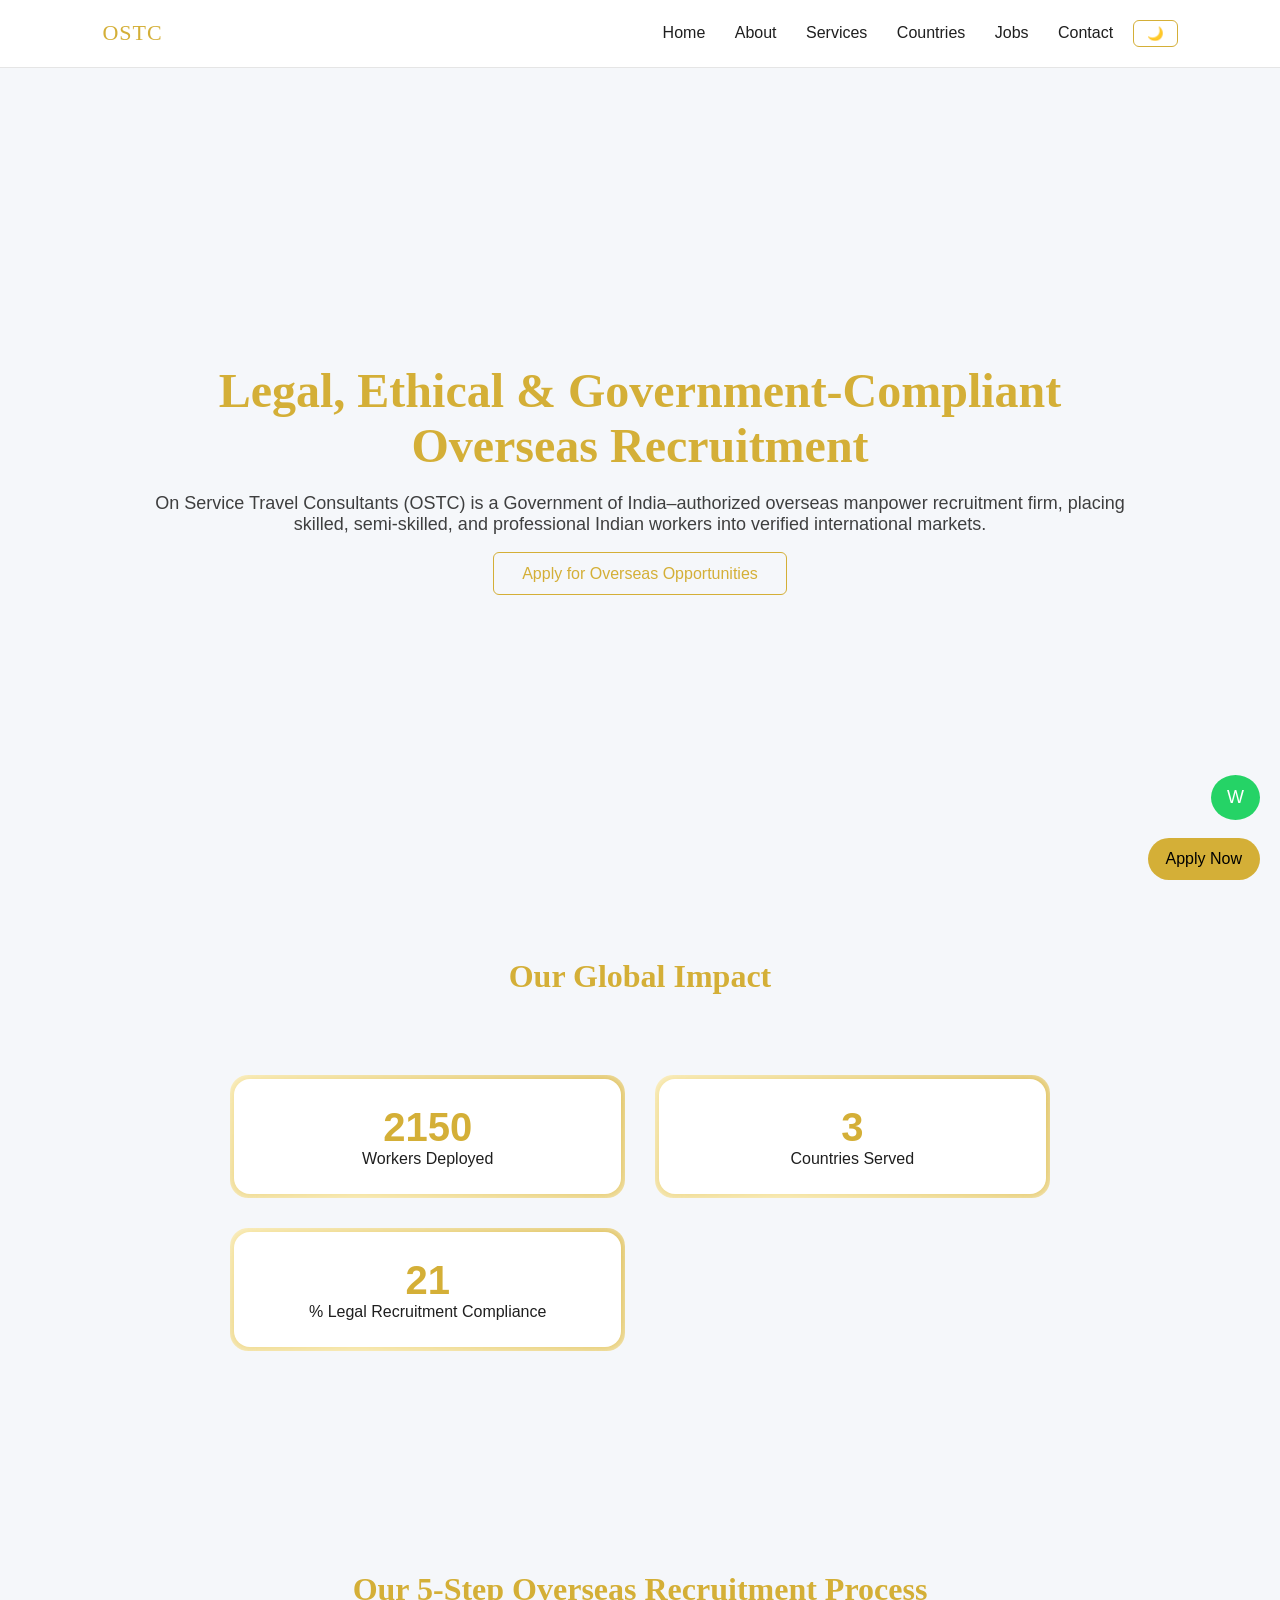
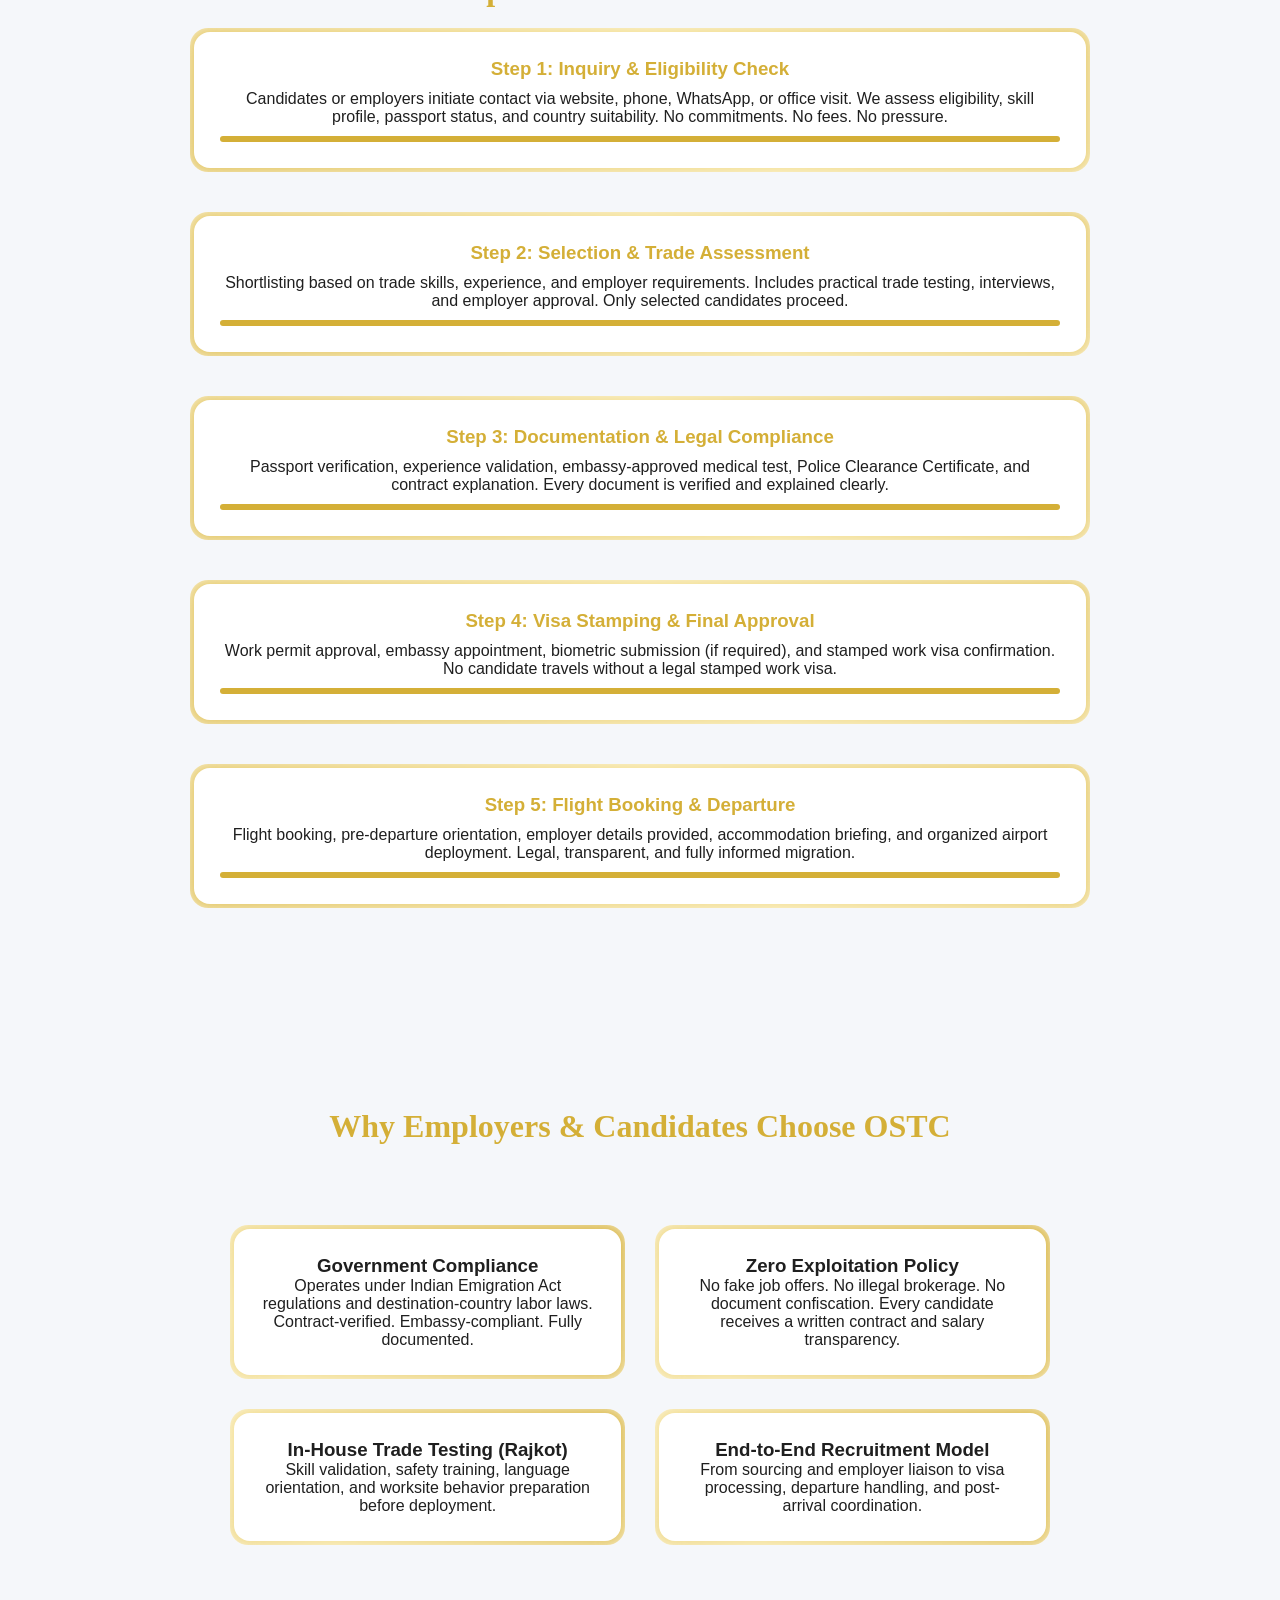
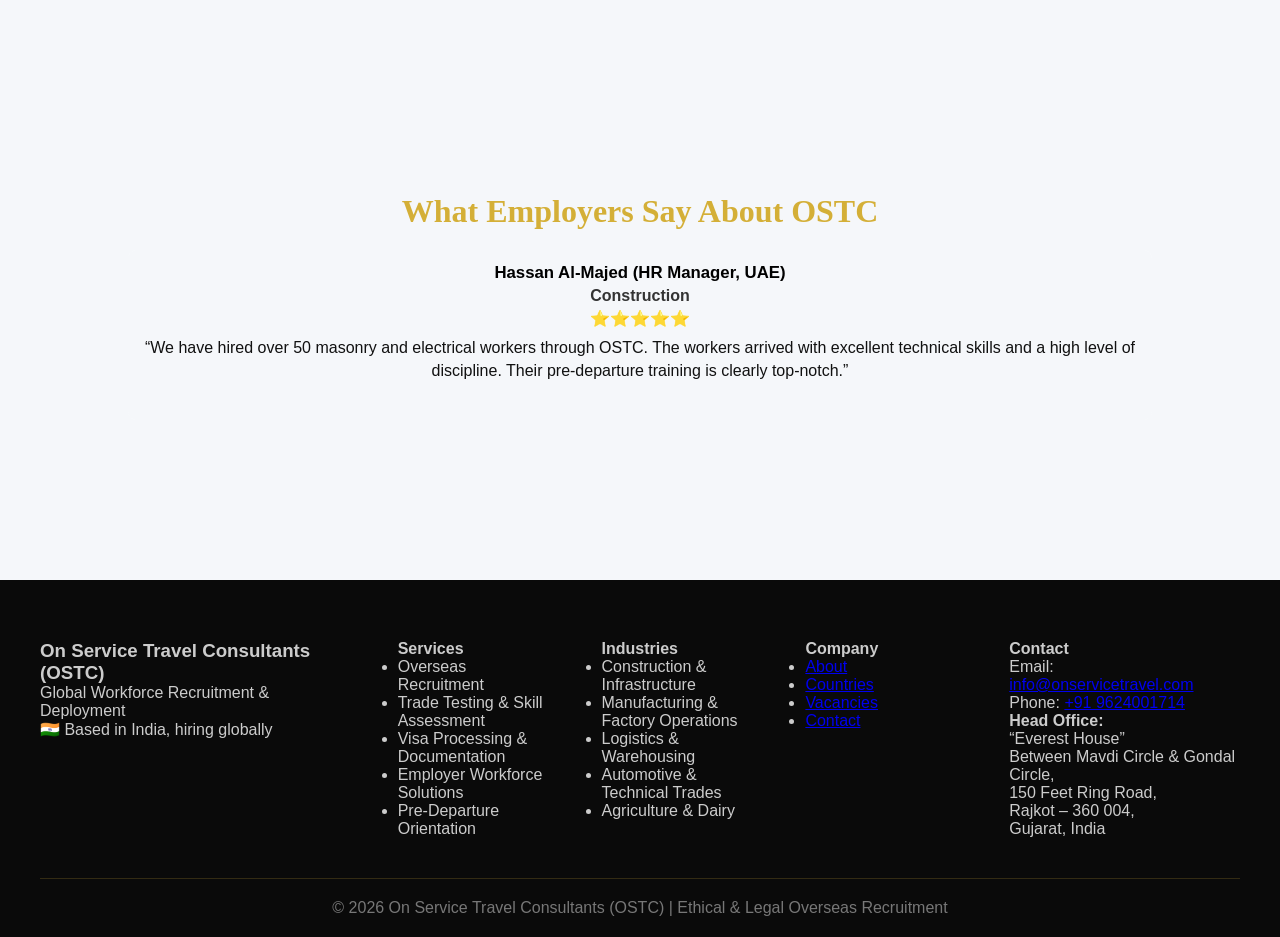
<file: index.html>
<!DOCTYPE html>
<html lang="en">
<head>
<meta charset="UTF-8">
<meta name="viewport" content="width=device-width, initial-scale=1.0">
<title>OSTC | Overseas Workforce Deployment</title>
<link rel="stylesheet" href="style.css">

<script>
  if (localStorage.getItem('theme') === 'dark') {
    document.documentElement.setAttribute('data-theme', 'dark');
  }
</script>
</head>
<body>

<header>
  <div class="logo">OSTC</div>
  <nav>
    <a href="index.html">Home</a>
    <a href="about.html">About</a>
    <a href="services.html">Services</a>
    <a href="countries.html">Countries</a>
    <a href="jobs.html">Jobs</a>
    <a href="contact.html">Contact</a>
    <button id="theme-toggle" class="btn" style="padding: 5px 12px; margin-left: 15px; cursor: pointer; min-width: 45px;">🌙</button>
  </nav>
</header>

<section class="hero">
  <div>
    <h1>Legal, Ethical & Government-Compliant Overseas Recruitment</h1>
    <p>
      On Service Travel Consultants (OSTC) is a Government of India–authorized overseas manpower recruitment firm,
      placing skilled, semi-skilled, and professional Indian workers into verified international markets.
    </p>
    <a href="contact.html" class="btn">Apply for Overseas Opportunities</a>
  </div>
</section>

<section class="section reveal">
  <h2>Our Global Impact</h2>
  <div class="grid">
    <div class="card">
      <div class="counter" data-target="10000">0</div>
      <p>Workers Deployed</p>
    </div>
    <div class="card">
      <div class="counter" data-target="15">0</div>
      <p>Countries Served</p>
    </div>
    <div class="card">
      <div class="counter" data-target="100">0</div>
      <p>% Legal Recruitment Compliance</p>
    </div>
  </div>
</section>

<section class="section reveal">
  <h2>Our 5-Step Overseas Recruitment Process</h2>

  <div class="timeline">

    <div class="step card">
      <h3>Step 1: Inquiry & Eligibility Check</h3>
      <p>
        Candidates or employers initiate contact via website, phone, WhatsApp, or office visit.
        We assess eligibility, skill profile, passport status, and country suitability.
        No commitments. No fees. No pressure.
      </p>
      <div class="progress-bar"><div class="progress-fill"></div></div>
    </div>

    <div class="step card">
      <h3>Step 2: Selection & Trade Assessment</h3>
      <p>
        Shortlisting based on trade skills, experience, and employer requirements.
        Includes practical trade testing, interviews, and employer approval.
        Only selected candidates proceed.
      </p>
      <div class="progress-bar"><div class="progress-fill"></div></div>
    </div>

    <div class="step card">
      <h3>Step 3: Documentation & Legal Compliance</h3>
      <p>
        Passport verification, experience validation, embassy-approved medical test,
        Police Clearance Certificate, and contract explanation.
        Every document is verified and explained clearly.
      </p>
      <div class="progress-bar"><div class="progress-fill"></div></div>
    </div>

    <div class="step card">
      <h3>Step 4: Visa Stamping & Final Approval</h3>
      <p>
        Work permit approval, embassy appointment, biometric submission (if required),
        and stamped work visa confirmation.
        No candidate travels without a legal stamped work visa.
      </p>
      <div class="progress-bar"><div class="progress-fill"></div></div>
    </div>

    <div class="step card">
      <h3>Step 5: Flight Booking & Departure</h3>
      <p>
        Flight booking, pre-departure orientation, employer details provided,
        accommodation briefing, and organized airport deployment.
        Legal, transparent, and fully informed migration.
      </p>
      <div class="progress-bar"><div class="progress-fill"></div></div>
    </div>

  </div>
</section>

<section class="section reveal">
  <h2>Why Employers & Candidates Choose OSTC</h2>

  <div class="grid">

    <div class="card">
      <h3>Government Compliance</h3>
      <p>
        Operates under Indian Emigration Act regulations and destination-country labor laws.
        Contract-verified. Embassy-compliant. Fully documented.
      </p>
    </div>

    <div class="card">
      <h3>Zero Exploitation Policy</h3>
      <p>
        No fake job offers. No illegal brokerage. No document confiscation.
        Every candidate receives a written contract and salary transparency.
      </p>
    </div>

    <div class="card">
      <h3>In-House Trade Testing (Rajkot)</h3>
      <p>
        Skill validation, safety training, language orientation,
        and worksite behavior preparation before deployment.
      </p>
    </div>

    <div class="card">
      <h3>End-to-End Recruitment Model</h3>
      <p>
        From sourcing and employer liaison to visa processing,
        departure handling, and post-arrival coordination.
      </p>
    </div>

  </div>
</section>

<!-- START: OSTC Employer Reviews (replace old reviews block with this) -->
<section class="section reveal ostc-reviews" aria-labelledby="ostc-reviews-title" style="margin-top:28px">
  <h2 id="ostc-reviews-title">What Employers Say About OSTC</h2>

  <div class="review-box" style="position:relative;min-height:170px;padding:18px;border-radius:8px;background:rgba(255,255,255,0.02);border:1px solid rgba(255,255,255,0.03)">
    <div class="review active" role="article" aria-live="polite">
      <h3>Hassan Al-Majed (HR Manager, UAE)</h3>
      <p class="industry">Construction</p>
      <p class="rating">⭐⭐⭐⭐⭐</p>
      <p class="text">“We have hired over 50 masonry and electrical workers through OSTC. The workers arrived with excellent technical skills and a high level of discipline. Their pre-departure training is clearly top-notch.”</p>
    </div>

    <div class="review" role="article" aria-hidden="true">
      <h3>Dimitris Papadopoulos (Logistics Director, Greece)</h3>
      <p class="industry">Logistics &amp; Warehousing</p>
      <p class="rating">⭐⭐⭐⭐⭐</p>
      <p class="text">“The recruitment process was seamless. OSTC provided us with forklift operators who were not only skilled but also well-versed in international safety standards. Highly recommended for reliable manpower.”</p>
    </div>

    <div class="review" role="article" aria-hidden="true">
      <h3>Sarah Jenkins (Operations Head, Qatar)</h3>
      <p class="industry">Hospitality</p>
      <p class="rating">⭐⭐⭐⭐⭐</p>
      <p class="text">“Thank you OSTC for providing our hotel with professional housekeeping and waitstaff. The candidates were well-groomed, spoke good English, and integrated into our team immediately.”</p>
    </div>

    <div class="review" role="article" aria-hidden="true">
      <h3>Eng. Robert Miller (Project Manager, Saudi Arabia)</h3>
      <p class="industry">Oil &amp; Gas</p>
      <p class="rating">⭐⭐⭐⭐⭐</p>
      <p class="text">“Finding certified welders is always a challenge, but OSTC delivered workers who passed our trade tests on the first try. Their skills are exceptional, and their work ethic is even better.”</p>
    </div>

    <div class="review" role="article" aria-hidden="true">
      <h3>Lin Wei (Facility Manager, Singapore)</h3>
      <p class="industry">Manufacturing</p>
      <p class="rating">⭐⭐⭐⭐⭐</p>
      <p class="text">“The best manpower supplier we've worked with. The workers are very productive and were fully briefed on our local laws and culture before arrival. It saved us weeks of onboarding time.”</p>
    </div>
  </div>
</section>
<!-- END: OSTC Employer Reviews -->

<footer class="main-footer">

  <div class="footer-container">

    <div class="footer-col">
      <h3>On Service Travel Consultants (OSTC)</h3>
      <p>Global Workforce Recruitment & Deployment</p>
      <p>🇮🇳 Based in India, hiring globally</p>
    </div>

    <div class="footer-col">
      <h4>Services</h4>
      <ul>
        <li>Overseas Recruitment</li>
        <li>Trade Testing & Skill Assessment</li>
        <li>Visa Processing & Documentation</li>
        <li>Employer Workforce Solutions</li>
        <li>Pre-Departure Orientation</li>
      </ul>
    </div>

    <div class="footer-col">
      <h4>Industries</h4>
      <ul>
        <li>Construction & Infrastructure</li>
        <li>Manufacturing & Factory Operations</li>
        <li>Logistics & Warehousing</li>
        <li>Automotive & Technical Trades</li>
        <li>Agriculture & Dairy</li>
      </ul>
    </div>

    <div class="footer-col">
      <h4>Company</h4>
      <ul>
        <li><a href="about.html">About</a></li>
        <li><a href="countries.html">Countries</a></li>
        <li><a href="jobs.html">Vacancies</a></li>
        <li><a href="contact.html">Contact</a></li>
      </ul>
    </div>

    <div class="footer-col">
      <h4>Contact</h4>
      <p>Email: <a href="mailto:info@onservicetravel.com">info@onservicetravel.com</a></p>
      <p>Phone: <a href="tel:+919624001714">+91 9624001714</a></p>
      <p><strong>Head Office:</strong></p>
      <p>
        “Everest House”<br>
        Between Mavdi Circle & Gondal Circle,<br>
        150 Feet Ring Road,<br>
        Rajkot – 360 004,<br>
        Gujarat, India
      </p>
    </div>

  </div>

  <div class="footer-bottom">
    © 2026 On Service Travel Consultants (OSTC) | Ethical & Legal Overseas Recruitment
  </div>

</footer>

<a href="contact.html" class="sticky-cta">Apply Now</a>
<a href="https://wa.me/919624001714" class="whatsapp">W</a>

<script src="script.js"></script>
</body>
</html>
</file>
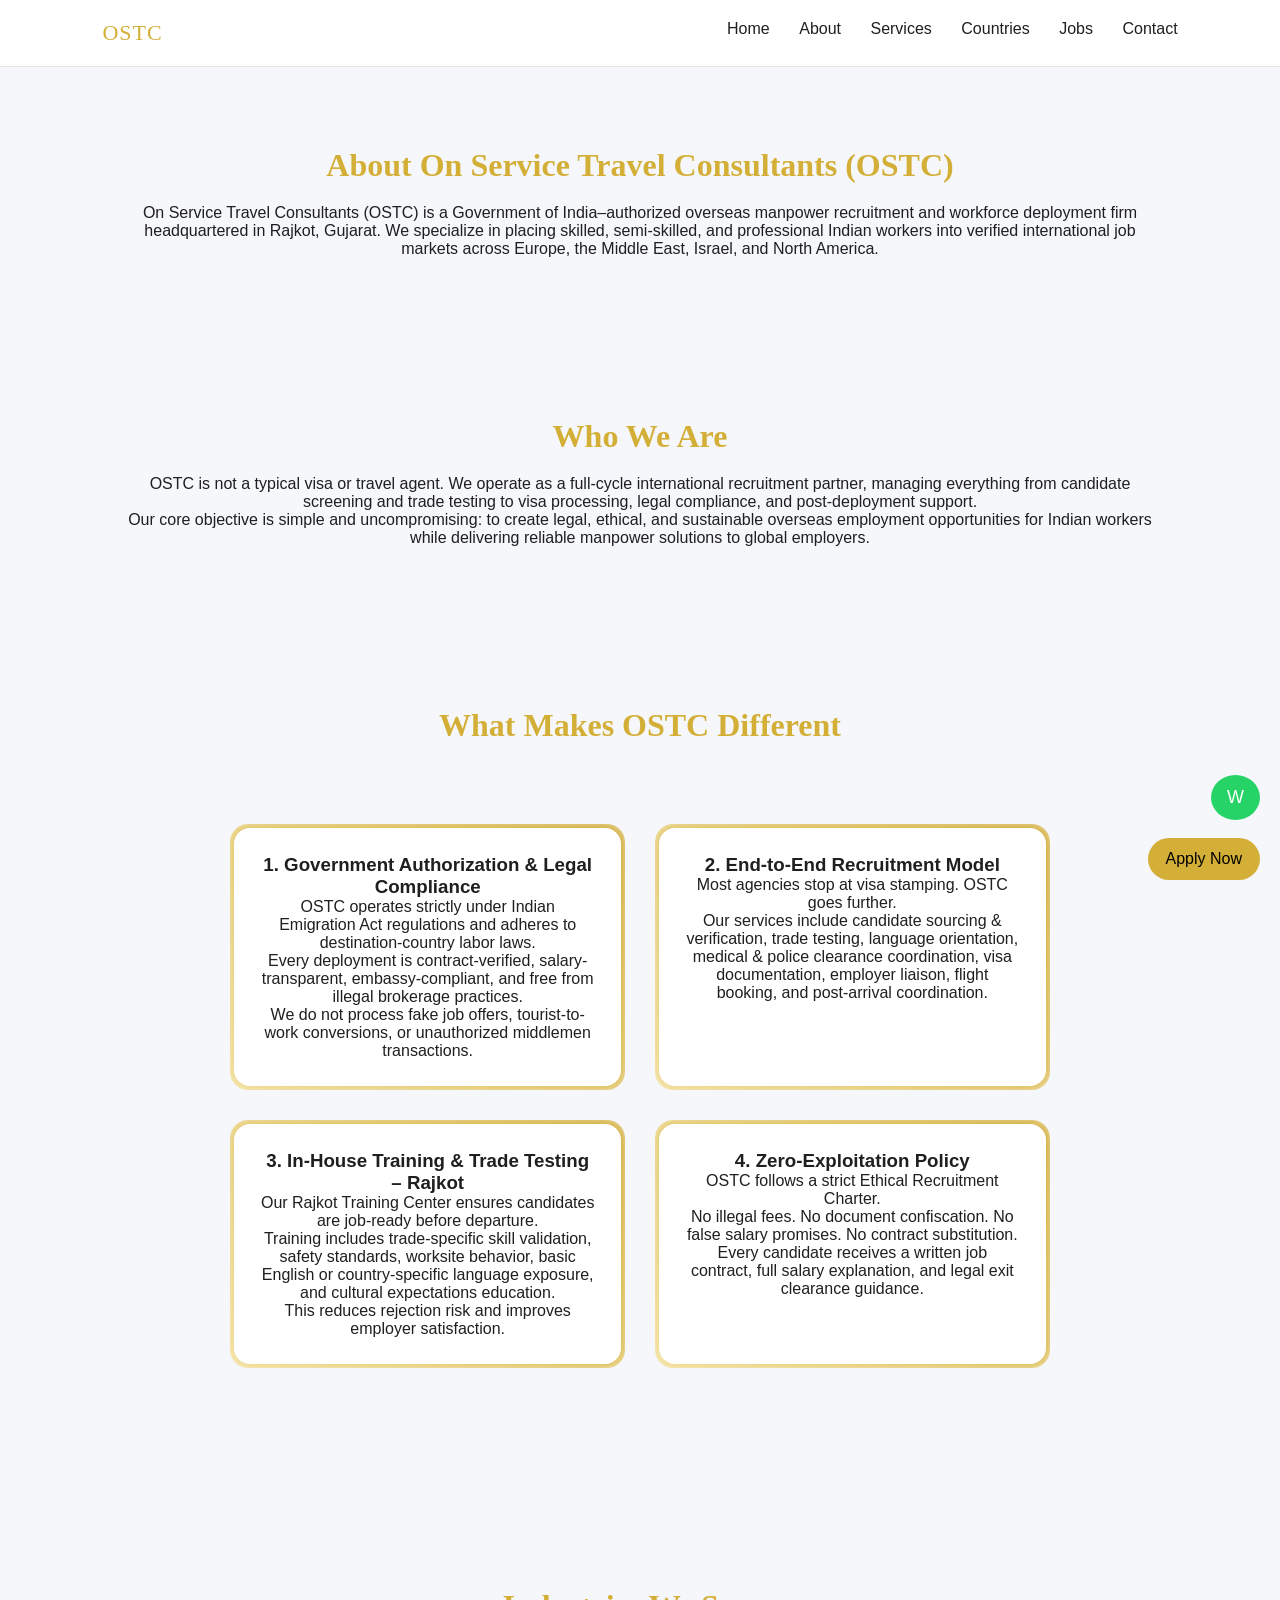
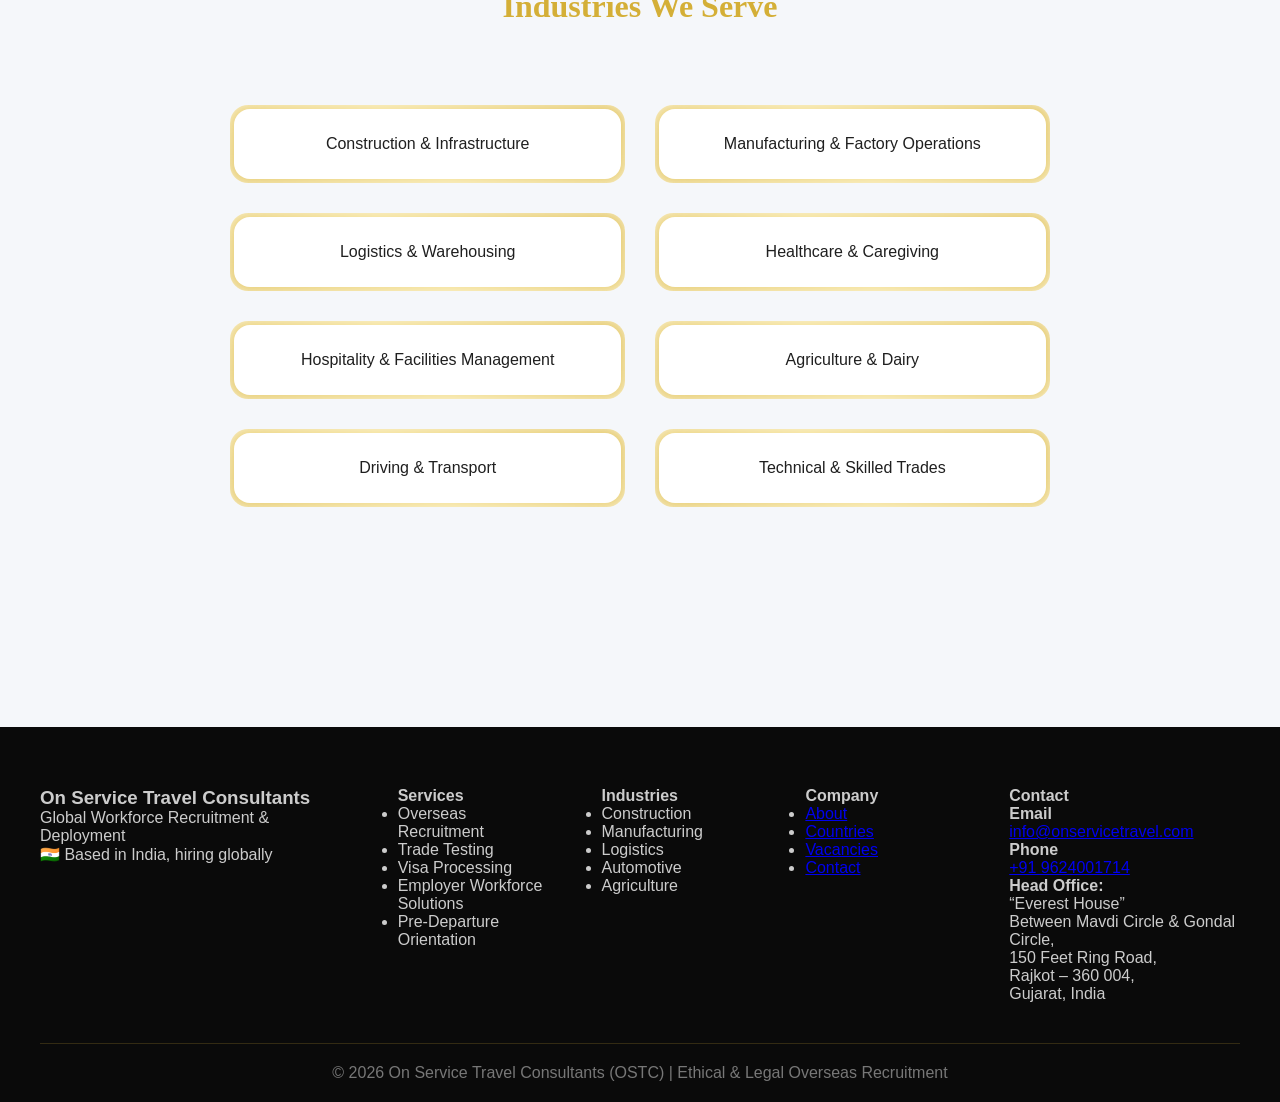
<file: about.html>
<!DOCTYPE html>
<html lang="en">
<head>
<meta charset="UTF-8">
<meta name="viewport" content="width=device-width, initial-scale=1.0">
<title>About OSTC | Overseas Recruitment Authority</title>
<link rel="stylesheet" href="style.css">
</head>
<body>

<header>
  <div class="logo">OSTC</div>
  <nav>
    <a href="index.html">Home</a>
    <a href="about.html">About</a>
    <a href="services.html">Services</a>
    <a href="countries.html">Countries</a>
    <a href="jobs.html">Jobs</a>
    <a href="contact.html">Contact</a>
  </nav>
</header>

<!-- HERO -->
<section class="section reveal">
  <h2>About On Service Travel Consultants (OSTC)</h2>
  <p>
    On Service Travel Consultants (OSTC) is a Government of India–authorized overseas manpower
    recruitment and workforce deployment firm headquartered in Rajkot, Gujarat.
    We specialize in placing skilled, semi-skilled, and professional Indian workers
    into verified international job markets across Europe, the Middle East, Israel,
    and North America.
  </p>
</section>

<!-- WHO WE ARE -->
<section class="section reveal">
  <h2>Who We Are</h2>
  <p>
    OSTC is not a typical visa or travel agent.
    We operate as a full-cycle international recruitment partner,
    managing everything from candidate screening and trade testing
    to visa processing, legal compliance, and post-deployment support.
  </p>
  <p>
    Our core objective is simple and uncompromising:
    to create legal, ethical, and sustainable overseas employment opportunities
    for Indian workers while delivering reliable manpower solutions
    to global employers.
  </p>
</section>

<!-- WHAT MAKES OSTC DIFFERENT -->
<section class="section reveal">
  <h2>What Makes OSTC Different</h2>

  <div class="grid">

    <div class="card">
      <h3>1. Government Authorization & Legal Compliance</h3>
      <p>
        OSTC operates strictly under Indian Emigration Act regulations and
        adheres to destination-country labor laws.
      </p>
      <p>
        Every deployment is contract-verified, salary-transparent,
        embassy-compliant, and free from illegal brokerage practices.
      </p>
      <p>
        We do not process fake job offers, tourist-to-work conversions,
        or unauthorized middlemen transactions.
      </p>
    </div>

    <div class="card">
      <h3>2. End-to-End Recruitment Model</h3>
      <p>
        Most agencies stop at visa stamping. OSTC goes further.
      </p>
      <p>
        Our services include candidate sourcing & verification,
        trade testing, language orientation, medical & police clearance coordination,
        visa documentation, employer liaison, flight booking,
        and post-arrival coordination.
      </p>
    </div>

    <div class="card">
      <h3>3. In-House Training & Trade Testing – Rajkot</h3>
      <p>
        Our Rajkot Training Center ensures candidates are job-ready before departure.
      </p>
      <p>
        Training includes trade-specific skill validation,
        safety standards, worksite behavior,
        basic English or country-specific language exposure,
        and cultural expectations education.
      </p>
      <p>
        This reduces rejection risk and improves employer satisfaction.
      </p>
    </div>

    <div class="card">
      <h3>4. Zero-Exploitation Policy</h3>
      <p>
        OSTC follows a strict Ethical Recruitment Charter.
      </p>
      <p>
        No illegal fees. No document confiscation.
        No false salary promises. No contract substitution.
      </p>
      <p>
        Every candidate receives a written job contract,
        full salary explanation, and legal exit clearance guidance.
      </p>
    </div>

  </div>
</section>

<!-- INDUSTRIES -->
<section class="section reveal">
  <h2>Industries We Serve</h2>

  <div class="grid">

    <div class="card"><p>Construction & Infrastructure</p></div>
    <div class="card"><p>Manufacturing & Factory Operations</p></div>
    <div class="card"><p>Logistics & Warehousing</p></div>
    <div class="card"><p>Healthcare & Caregiving</p></div>
    <div class="card"><p>Hospitality & Facilities Management</p></div>
    <div class="card"><p>Agriculture & Dairy</p></div>
    <div class="card"><p>Driving & Transport</p></div>
    <div class="card"><p>Technical & Skilled Trades</p></div>

  </div>
</section>

<footer class="main-footer">

  <div class="footer-container">

    <!-- LEFT BRAND COLUMN -->
    <div class="footer-brand">
      <h3>On Service Travel Consultants</h3>
      <p>Global Workforce Recruitment & Deployment</p>
      <p>🇮🇳 Based in India, hiring globally</p>
    </div>

    <!-- SERVICES -->
    <div class="footer-col">
      <h4>Services</h4>
      <ul>
        <li>Overseas Recruitment</li>
        <li>Trade Testing</li>
        <li>Visa Processing</li>
        <li>Employer Workforce Solutions</li>
        <li>Pre-Departure Orientation</li>
      </ul>
    </div>

    <!-- INDUSTRIES -->
    <div class="footer-col">
      <h4>Industries</h4>
      <ul>
        <li>Construction</li>
        <li>Manufacturing</li>
        <li>Logistics</li>
        <li>Automotive</li>
        <li>Agriculture</li>
      </ul>
    </div>

    <!-- COMPANY -->
    <div class="footer-col">
      <h4>Company</h4>
      <ul>
        <li><a href="about.html">About</a></li>
        <li><a href="countries.html">Countries</a></li>
        <li><a href="jobs.html">Vacancies</a></li>
        <li><a href="contact.html">Contact</a></li>
      </ul>
    </div>

    <!-- CONTACT -->
    <div class="footer-col footer-contact">
      <h4>Contact</h4>

      <div class="contact-row">
        <div>
          <strong>Email</strong>
          <p><a href="mailto:info@onservicetravel.com">info@onservicetravel.com</a></p>
        </div>

        <div>
          <strong>Phone</strong>
          <p><a href="tel:+919624001714">+91 9624001714</a></p>
        </div>
      </div>

      <div class="footer-address">
        <strong>Head Office:</strong>
        <p>
          “Everest House”<br>
          Between Mavdi Circle & Gondal Circle,<br>
          150 Feet Ring Road,<br>
          Rajkot – 360 004,<br>
          Gujarat, India
        </p>
      </div>

    </div>

  </div>

  <div class="footer-bottom">
    © 2026 On Service Travel Consultants (OSTC) | Ethical & Legal Overseas Recruitment
  </div>

</footer>


<a href="contact.html" class="sticky-cta">Apply Now</a>
<a href="https://wa.me/0000000000" class="whatsapp">W</a>

<script src="script.js"></script>
</body>
</html>
</file>
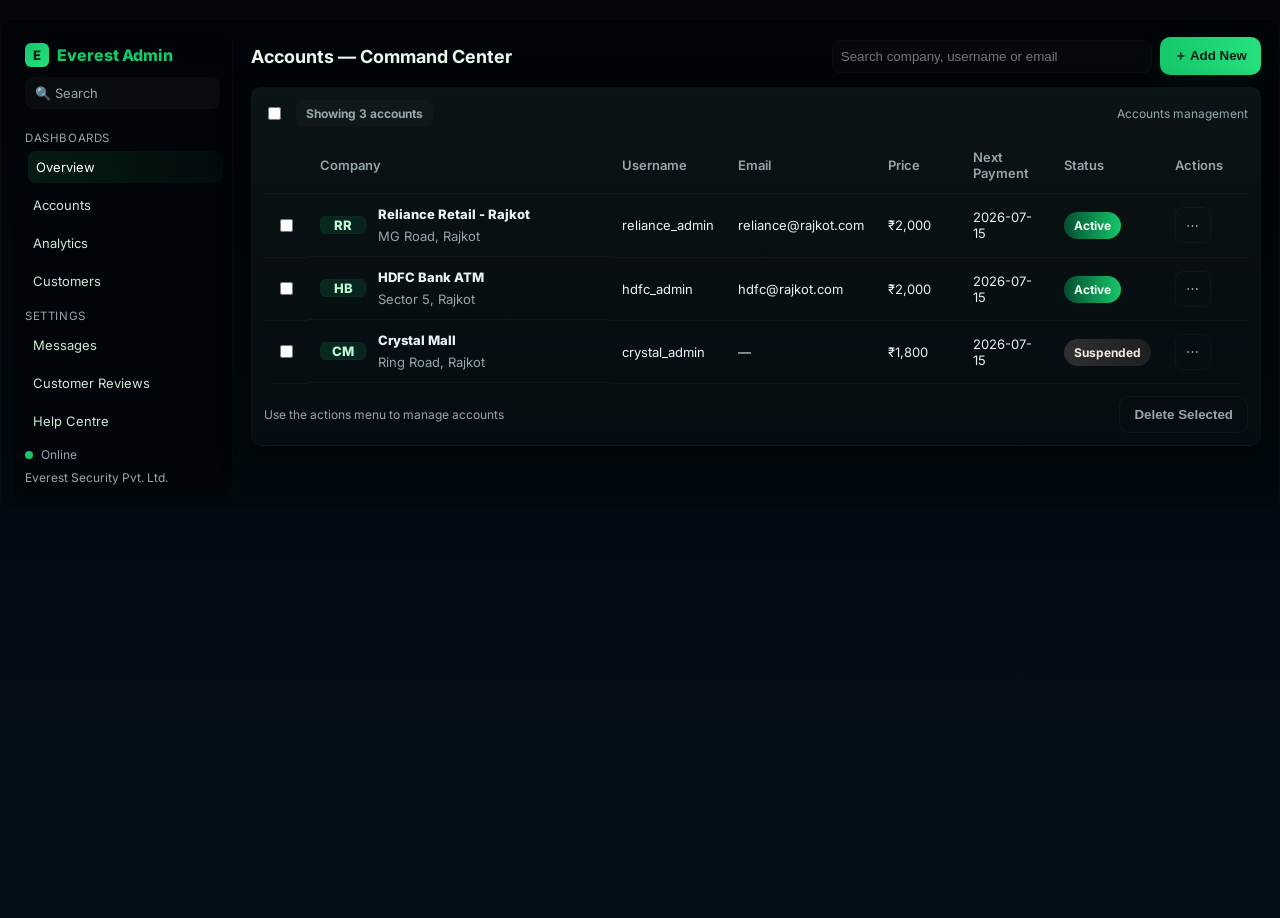
<file: accounts.html>
<!doctype html>
<html lang="en">
<head>
<meta charset="utf-8" />
<meta name="viewport" content="width=device-width,initial-scale=1" />
<title>Everest Admin — Accounts</title>
<link href="https://fonts.googleapis.com/css2?family=Inter:wght@300;400;600;700&display=swap" rel="stylesheet">
<style>
:root{
  /* primary theme (dark / cyber) */
  --bg:#02060a;
  --muted:#96a6ac;
  --accent:#16c76b;
  --accent-2:#26e07f;
  --card:#0b1416;
  --font: "Inter", system-ui, -apple-system, "Segoe UI", Roboto, "Helvetica Neue", Arial;
}

/* base */
*{box-sizing:border-box}
html,body{height:100%;margin:0;background:linear-gradient(180deg,var(--bg),#031018);font-family:var(--font);-webkit-font-smoothing:antialiased;color:#e6f7ef}
.container{max-width:1280px;margin:18px auto;padding:12px;border-radius:12px;background:linear-gradient(180deg, rgba(0,0,0,0.18), rgba(0,0,0,0.12));border:1px solid rgba(255,255,255,0.02)}

/* layout */
.app{display:flex;gap:12px}

/* sidebar */
.sidebar{
  width:220px;
  background:linear-gradient(180deg, rgba(1,4,9,0.9), rgba(2,6,10,0.9));
  padding:12px;
  border-radius:8px;
  display:flex;
  flex-direction:column;
  gap:10px;
  border-right:1px solid rgba(255,255,255,0.02);
}
.brand{ color:var(--accent); font-weight:800; font-size:16px; display:flex; gap:8px; align-items:center;}
.brand .logo-dot{ width:24px;height:24px;border-radius:6px;background:linear-gradient(135deg,var(--accent),var(--accent-2)); display:inline-flex; align-items:center; justify-content:center; color:#042114; font-weight:800; font-size:13px; }

.searchbox{ background:rgba(255,255,255,0.03); border-radius:8px; padding:8px 10px; color:var(--muted); font-size:13px; }

/* menu */
.menu { margin-top:6px; display:flex; flex-direction:column; gap:6px; }
.menu .section{ color:var(--muted); font-size:11.5px; margin-top:6px; letter-spacing:0.6px;}
.menu a{ display:flex; align-items:center; gap:8px; color:#cfe8d6; text-decoration:none; padding:8px; border-radius:8px; font-size:13px; }
.menu a.active{ background: linear-gradient(90deg, rgba(34,197,94,0.12), rgba(34,197,94,0.04)); color:#fff; transform:translateX(3px); }

/* main */
.main{flex:1;display:flex;flex-direction:column;gap:12px;padding:6px}
.header{display:flex;justify-content:space-between;align-items:center;gap:12px}
.header h1{margin:0;font-size:18px;color:#eafcf0}
.controls{display:flex;gap:8px;align-items:center}

/* controls */
.btn{padding:10px 14px;border-radius:10px;border:none;font-weight:700;cursor:pointer;display:inline-flex;align-items:center;gap:8px}
.btn-add{background:linear-gradient(90deg,var(--accent),var(--accent-2));color:#042114;box-shadow:0 10px 30px rgba(22,199,107,0.08)}
.btn-ghost{background:transparent;border:1px solid rgba(255,255,255,0.04);color:var(--muted)}

/* card & table */
.card{background:linear-gradient(180deg,var(--card), rgba(255,255,255,0.02));padding:12px;border-radius:10px;border:1px solid rgba(255,255,255,0.02);box-shadow:0 10px 30px rgba(0,0,0,0.6)}
.topbar{display:flex;justify-content:space-between;align-items:center;margin-bottom:10px}
.search{background:rgba(255,255,255,0.02);padding:8px;border-radius:8px;border:1px solid rgba(255,255,255,0.02);width:320px;color:var(--muted)}
.table-wrap{overflow:auto;max-height:560px;border-radius:8px}
.table{width:100%;border-collapse:collapse;font-size:13px;color:#e7f3f7}
.table thead th{position:sticky;top:0;background:transparent;padding:12px;text-align:left;color:var(--muted);font-weight:600;border-bottom:1px solid rgba(255,255,255,0.03)}
.table tbody td{padding:12px;border-bottom:1px solid rgba(255,255,255,0.03)}
.row-actions{display:flex;gap:8px;align-items:center}

/* logo thumbnail */
.logo-thumb{width:46px;height:46;border-radius:6px;display:inline-flex;align-items:center;justify-content:center;background:linear-gradient(135deg,#072a20,#08221d);border:1px solid rgba(255,255,255,0.02);font-weight:800;color:#bff6d4}
.pill{padding:6px 10px;border-radius:999px;font-weight:700;font-size:12px}
.pill-active{background:linear-gradient(90deg,#064e31,var(--accent));color:#eaffef}
.pill-suspended{background:linear-gradient(90deg,#2f2f2f,#1f1f1f);color:#f3e6e6}

/* dropdown */
.dd{position:relative}
.dotbtn{width:36px;height:36px;border-radius:8px;background:transparent;border:1px solid rgba(255,255,255,0.03);display:flex;align-items:center;justify-content:center;cursor:pointer;color:var(--muted)}
.dropdown{position:absolute;right:0;top:46px;background:#0f1b1d;border-radius:8px;padding:8px;border:1px solid rgba(255,255,255,0.03);min-width:200px;z-index:80;box-shadow:0 20px 60px rgba(0,0,0,0.6)}
.dropdown button{display:block;width:100%;padding:8px;border-radius:8px;background:transparent;border:none;color:var(--muted);text-align:left;cursor:pointer}
.dropdown button:hover{color:#eaffef;background:rgba(255,255,255,0.02)}

/* ================================
   FROSTED GLASS + INFINITE GREEN GLOW
   (FULL replacement modal styles)
   ================================ */

.modal-backdrop{
  position:fixed;
  left:0;
  top:0;
  width:100%;
  height:100%;
  background:rgba(0,0,0,0.55);
  display:none;
  align-items:center;
  justify-content:center;
  z-index:400;
  backdrop-filter: blur(6px);
}
.modal-backdrop.open{ display:flex; }

/* modal card itself (positioned relative so ::before / ::after work) */
.modal-card{
  position:relative;
  width:94%;
  max-width:780px;
  padding:28px;
  border-radius:18px;
  overflow:hidden;
  z-index:1;
  background:rgba(12,16,18,0.55);             /* frosted dark base */
  backdrop-filter: blur(14px);
  -webkit-backdrop-filter: blur(14px);
  border:1px solid rgba(255,255,255,0.05);
  box-shadow: 0 30px 80px rgba(0,0,0,0.7), 0 0 40px rgba(22,199,107,0.10);
}

/* animated neon-like border (outer glow) */
.modal-card::before{
  content:"";
  position:absolute;
  inset:-4px;               /* expand outside the card so glow shows */
  border-radius:22px;
  background:linear-gradient(
    45deg,
    #16c76b,
    #3cf2a1,
    #16c76b,
    #0fd17c,
    #16c76b
  );
  background-size:400% 400%;
  animation: greenGlow 6s linear infinite;
  z-index:-2;
  filter: blur(10px);
}

/* inner overlay to deepen frosted effect */
.modal-card::after{
  content:"";
  position:absolute;
  inset:4px;
  border-radius:16px;
  background:rgba(12,16,18,0.75);
  backdrop-filter: blur(18px);
  z-index:-1;
}

@keyframes greenGlow{
  0%{ background-position: 0% 50%; }
  100%{ background-position: 400% 50%; }
}

/* modal content */
.modal-card h2{
  margin:0;
  color:var(--accent);
  font-weight:800;
  text-align:center;
  font-size:20px;
}

.form-grid{display:grid;grid-template-columns:1fr 1fr;gap:12px;margin-top:18px}
.form-row{display:flex;flex-direction:column;gap:8px}
.input{padding:12px;border-radius:10px;border:1px solid rgba(255,255,255,0.06);background:rgba(255,255,255,0.03);color:#eafaf0;font-size:14px}
.input::placeholder{color:#8fa4a0}
.select{padding:12px;border-radius:10px;border:1px solid rgba(255,255,255,0.06);background:rgba(255,255,255,0.03);color:#eafaf0}
.price-row{display:flex;gap:8px;align-items:center}
.price-input{flex:1;padding:12px;border-radius:10px;border:1px solid rgba(255,255,255,0.06);background:rgba(255,255,255,0.03);color:#eafaf0}

/* buttons */
.modal-actions{display:flex;gap:12px;justify-content:center;margin-top:18px}
.btn-submit{background:linear-gradient(90deg,#16c76b,#32f29c);color:#042114;padding:14px 22px;border-radius:12px;font-weight:800;border:none;cursor:pointer;box-shadow:0 10px 40px rgba(22,199,107,0.25)}
.btn-submit:hover{transform:translateY(-1px);box-shadow:0 14px 50px rgba(22,199,107,0.35)}
.btn-cancel{background:transparent;border:1px solid rgba(255,255,255,0.1);padding:12px 18px;border-radius:12px;cursor:pointer;color:#fff}

/* read-only view rows */
.read-row{padding:12px;border-radius:10px;background:rgba(255,255,255,0.04);margin-top:10px;color:#e7f3f7}

/* small muted */
.small-muted{ color:var(--muted); font-size:12px; }

/* responsive */
@media (max-width:980px){
  .app{flex-direction:column}
  .form-grid{grid-template-columns:1fr}
}
</style>
</head>
<body>
  <div class="container">
    <div class="app">
      <!-- SIDEBAR -->
      <aside class="sidebar" aria-label="Main sidebar">
        <div class="brand"><div class="logo-dot">E</div> Everest Admin</div>
        <div class="searchbox">🔍 Search</div>

        <nav class="menu">
          <div class="section">DASHBOARDS</div>
          <a class="active" href="admin.html">Overview</a>
          <a href="accounts.html">Accounts</a>
          <a href="#">Analytics</a>
          <a href="#">Customers</a>
          <div class="section">SETTINGS</div>
          <a href="#">Messages</a>
          <a href="#">Customer Reviews</a>
          <a href="#">Help Centre</a>
        </nav>

        <div style="margin-top:auto; color:var(--muted); font-size:12px;">
          <div style="display:flex; gap:8px; align-items:center;">
            <div style="width:8px;height:8px;border-radius:50%;background:var(--accent)"></div>
            <div>Online</div>
          </div>
          <div style="margin-top:8px; font-size:12px">Everest Security Pvt. Ltd.</div>
        </div>
      </aside>

      <!-- MAIN -->
      <main class="main" role="main">
        <div class="header">
          <h1>Accounts — Command Center</h1>

          <div class="controls">
            <input id="search" class="search" placeholder="Search company, username or email">
            <button id="addNewBtn" class="btn btn-add">＋ Add New</button>
          </div>
        </div>

        <div class="card">
          <div class="topbar">
            <div style="display:flex;gap:12px;align-items:center">
              <label><input id="selectAll" type="checkbox"></label>
              <div class="pill" style="background:rgba(255,255,255,0.02);color:var(--muted);font-weight:700;padding:6px 10px;border-radius:8px">Showing <span id="countDisplay">0</span> accounts</div>
            </div>
            <div class="small-muted">Accounts management</div>
          </div>

          <div class="table-wrap" aria-live="polite">
            <table class="table" role="table">
              <thead>
                <tr>
                  <th></th>
                  <th>Company</th>
                  <th>Username</th>
                  <th>Email</th>
                  <th style="width:120px">Price</th>
                  <th style="width:110px">Next Payment</th>
                  <th style="width:110px">Status</th>
                  <th style="width:110px">Actions</th>
                </tr>
              </thead>
              <tbody id="accountsBody"></tbody>
            </table>
          </div>

          <div style="display:flex;justify-content:space-between;align-items:center;margin-top:12px">
            <div class="small-muted">Use the actions menu to manage accounts</div>
            <div>
              <button id="bulkDeleteBtn" class="btn btn-ghost">Delete Selected</button>
            </div>
          </div>
        </div>

      </main>

    </div>
  </div>

  <!-- MODAL: frosted glass + green glow -->
  <div id="modal" class="modal-backdrop" aria-hidden="true">
    <div class="modal-card" role="dialog" aria-modal="true" aria-labelledby="modalTitle">
      <div style="display:flex;justify-content:space-between;align-items:center">
        <h2 id="modalTitle">Add New Client</h2>
        <div><button id="modalClose" class="btn btn-ghost">✕</button></div>
      </div>

      <!-- form (Add / Edit) -->
      <form id="clientForm" style="margin-top:12px">
        <div class="form-grid">
          <div>
            <div class="form-row">
              <label class="small-muted">Company name</label>
              <input id="f_company" class="input" placeholder="Full company name" required>
            </div>

            <div class="form-row">
              <label class="small-muted">Username</label>
              <input id="f_username" class="input" placeholder="username_for_company" required>
            </div>

            <div class="form-row">
              <label class="small-muted">Email (optional)</label>
              <input id="f_email" class="input" placeholder="email@company.com">
            </div>

            <div class="form-row">
              <label class="small-muted">Password (optional)</label>
              <input id="f_password" class="input" type="password" placeholder="temporary password (optional)">
            </div>

            <div class="form-row">
              <label class="small-muted">Phone (optional)</label>
              <input id="f_phone" class="input" placeholder="+91 8000 123456">
            </div>

            <div class="form-row">
              <label class="small-muted">Address</label>
              <input id="f_address" class="input" placeholder="Full address">
            </div>
          </div>

          <div>
            <!-- price replaces plan -->
            <div class="form-row">
              <label class="small-muted">Price (monthly) — ₹</label>
              <div class="price-row">
                <input id="f_price" class="price-input" placeholder="e.g. 2000" inputmode="numeric" pattern="[0-9]*">
              </div>
            </div>

            <div class="form-row">
              <label class="small-muted">Auto renew</label>
              <select id="f_autorenew" class="select"><option>ON</option><option>OFF</option></select>
            </div>

            <div class="form-row">
              <label class="small-muted">Status</label>
              <select id="f_status" class="select"><option value="active">Active</option><option value="suspended">Suspended</option></select>
            </div>

            <div class="form-row">
              <label class="small-muted">Upload logo (optional)</label>
              <input id="f_logo" type="file" accept="image/*" class="input">
            </div>

            <div class="form-row" style="margin-top:8px;">
              <label class="small-muted">Notes (optional)</label>
              <input id="f_notes" class="input" placeholder="Short note or identifier">
            </div>
          </div>
        </div>

        <div class="modal-actions">
          <button type="button" id="saveClientBtn" class="btn-submit">Submit</button>
          <button type="button" id="cancelClientBtn" class="btn-cancel">Cancel</button>
        </div>
      </form>

      <!-- view-only -->
      <div id="viewArea" style="display:none;margin-top:14px">
        <div class="read-row"><strong id="v_company">Company</strong></div>
        <div class="read-row" id="v_user">Username</div>
        <div class="read-row" id="v_email">Email</div>
        <div class="read-row">Price: <strong id="v_price">₹0</strong></div>
        <div class="read-row">Auto renew: <span id="v_autorenew"></span></div>
        <div class="read-row">Status: <span id="v_status"></span></div>
        <div class="read-row">Phone: <span id="v_phone"></span></div>
        <div class="read-row" id="v_address">Address</div>
        <div class="read-row" id="v_notes">Notes</div>
      </div>
    </div>
  </div>

<script>
/* Demo accounts (price used instead of plan) */
let accounts = [
  {id:1,company:"Reliance Retail - Rajkot",username:"reliance_admin",email:"reliance@rajkot.com",price:2000,next:"2026-07-15",status:"active",autorenew:"ON",address:"MG Road, Rajkot",phone:"+91 8000123456",logo:null,notes:"Main retail"},
  {id:2,company:"HDFC Bank ATM",username:"hdfc_admin",email:"hdfc@rajkot.com",price:2000,next:"2026-07-15",status:"active",autorenew:"ON",address:"Sector 5, Rajkot",phone:"",logo:null,notes:"ATM site"},
  {id:3,company:"Crystal Mall",username:"crystal_admin",email:"",price:1800,next:"2026-07-15",status:"suspended",autorenew:"OFF",address:"Ring Road, Rajkot",phone:"+91 8987654321",logo:null,notes:"Large mall"},
];
let nextId = 4;

const accountsBody = document.getElementById('accountsBody');
const countDisplay = document.getElementById('countDisplay');

/* Render table (Price shown) */
function renderTable(filter='') {
  accountsBody.innerHTML = '';
  const q = (filter||'').trim().toLowerCase();
  const filtered = accounts.filter(a => !q || a.company.toLowerCase().includes(q) || (a.email||'').toLowerCase().includes(q) || (a.username||'').toLowerCase().includes(q));
  filtered.forEach(a => {
    const tr = document.createElement('tr');
    tr.innerHTML = `
      <td><input type="checkbox" class="rowSelect" data-id="${a.id}"></td>
      <td style="display:flex;align-items:center;gap:12px">
        <div class="logo-thumb">${a.logo?'<img src="'+a.logo+'" style="width:46px;height:46;border-radius:6px">':a.company.split(' ').map(s=>s[0]).slice(0,2).join('').toUpperCase()}</div>
        <div style="min-width:220px"><div style="font-weight:800">${a.company}</div><div style="color:var(--muted);margin-top:6px">${a.address || ''}</div></div>
      </td>
      <td>${a.username}</td>
      <td>${a.email || '—'}</td>
      <td>₹${(a.price||0).toLocaleString()}</td>
      <td>${a.next || '—'}</td>
      <td>${a.status === 'active' ? '<span class="pill pill-active">Active</span>' : '<span class="pill pill-suspended">Suspended</span>'}</td>
      <td>
        <div class="row-actions">
          <div class="dd">
            <button class="dotbtn" onclick="toggleDropdown(event, ${a.id})">⋯</button>
            <div id="menu-${a.id}" class="dropdown" style="display:none">
              <button onclick="viewClient(${a.id})">View</button>
              <button onclick="editClient(${a.id})">Edit</button>
              <button onclick="resetPassword(${a.id})">Reset Password</button>
              <button onclick="changePrice(${a.id})">Change Price</button>
              <button onclick="toggleSuspend(${a.id})">${a.status==='active' ? 'Suspend' : 'Reactivate'}</button>
              <button onclick="sendReminder(${a.id})">Send Reminder</button>
              <button style="color:#ff8b8b" onclick="deleteClient(${a.id})">Delete account</button>
            </div>
          </div>
        </div>
      </td>
    `;
    accountsBody.appendChild(tr);
  });

  countDisplay.innerText = filtered.length;
}

/* Search */
document.getElementById('search').addEventListener('input', (e)=> renderTable(e.target.value));

/* Select all */
document.getElementById('selectAll').addEventListener('change', (e)=> {
  const checked = e.target.checked;
  document.querySelectorAll('.rowSelect').forEach(cb => cb.checked = checked);
});

/* Modal controls */
const modal = document.getElementById('modal');
const clientForm = document.getElementById('clientForm');
const viewArea = document.getElementById('viewArea');
const modalTitle = document.getElementById('modalTitle');

document.getElementById('addNewBtn').addEventListener('click', ()=> openAddForm());
document.getElementById('modalClose').addEventListener('click', closeModal);
document.getElementById('cancelClientBtn').addEventListener('click', closeModal);

function openAddForm(editId){
  viewArea.style.display = 'none';
  clientForm.style.display = 'block';
  modal.classList.add('open'); modal.setAttribute('aria-hidden','false');
  modalTitle.innerText = editId ? 'Edit Client' : 'Add New Client';

  // reset fields for add
  document.getElementById('f_company').value = '';
  document.getElementById('f_username').value = '';
  document.getElementById('f_email').value = '';
  document.getElementById('f_password').value = '';
  document.getElementById('f_phone').value = '';
  document.getElementById('f_address').value = '';
  document.getElementById('f_price').value = '';
  document.getElementById('f_autorenew').value = 'ON';
  document.getElementById('f_status').value = 'active';
  document.getElementById('f_logo').value = '';
  document.getElementById('f_notes').value = '';

  const saveBtn = document.getElementById('saveClientBtn');
  saveBtn.onclick = function(){
    const comp = document.getElementById('f_company').value.trim();
    if(!comp){ alert('Company name required'); return; }
    const username = document.getElementById('f_username').value.trim() || comp.split(' ').join('_').toLowerCase();
    const email = document.getElementById('f_email').value.trim();
    const phone = document.getElementById('f_phone').value.trim();
    const address = document.getElementById('f_address').value.trim();
    const price = Number(document.getElementById('f_price').value) || 0;
    const autor = document.getElementById('f_autorenew').value;
    const status = document.getElementById('f_status').value;
    const notes = document.getElementById('f_notes').value.trim();
    const fileInput = document.getElementById('f_logo');

    if(fileInput.files && fileInput.files[0]){
      const fr = new FileReader();
      fr.onload = function(ev){
        createAccount({company:comp,username,email,phone,address,price,autor,status,logo:ev.target.result,notes});
      };
      fr.readAsDataURL(fileInput.files[0]);
    } else {
      createAccount({company:comp,username,email,phone,address,price,autor,status,logo:null,notes});
    }
  };
}

function createAccount(payload){
  const newAcc = {
    id: nextId++,
    company: payload.company,
    username: payload.username,
    email: payload.email,
    price: payload.price || 0,
    next: accounts.length ? accounts[0].next : '',
    status: payload.status || 'active',
    autorenew: payload.autor || 'ON',
    address: payload.address || '',
    phone: payload.phone || '',
    logo: payload.logo || null,
    notes: payload.notes || ''
  };
  accounts.unshift(newAcc);
  alert('Client created (demo)');
  closeModal();
  renderTable(document.getElementById('search').value);
}

function closeModal(){
  modal.classList.remove('open'); modal.setAttribute('aria-hidden','true');
}

/* View client (read-only) */
function viewClient(id){
  const a = accounts.find(x=>x.id===id);
  if(!a) return;
  modalTitle.innerText = 'View Client';
  clientForm.style.display = 'none';
  viewArea.style.display = 'block';
  document.getElementById('v_company').innerText = a.company;
  document.getElementById('v_user').innerText = 'Username: ' + a.username;
  document.getElementById('v_email').innerText = 'Email: ' + (a.email || '—');
  document.getElementById('v_price').innerText = '₹' + (a.price || 0).toLocaleString();
  document.getElementById('v_autorenew').innerText = a.autorenew || '—';
  document.getElementById('v_status').innerText = a.status || '—';
  document.getElementById('v_phone').innerText = a.phone || '—';
  document.getElementById('v_address').innerText = a.address || '—';
  document.getElementById('v_notes').innerText = a.notes || '—';
  modal.classList.add('open'); modal.setAttribute('aria-hidden','false');
}

/* Edit client (prefill the form) */
function editClient(id){
  const acc = accounts.find(a=>a.id===id);
  if(!acc) return;
  clientForm.style.display = 'block'; viewArea.style.display = 'none';
  modalTitle.innerText = 'Edit Client';
  modal.classList.add('open'); modal.setAttribute('aria-hidden','false');

  document.getElementById('f_company').value = acc.company;
  document.getElementById('f_username').value = acc.username;
  document.getElementById('f_email').value = acc.email || '';
  document.getElementById('f_password').value = '';
  document.getElementById('f_phone').value = acc.phone || '';
  document.getElementById('f_address').value = acc.address || '';
  document.getElementById('f_price').value = acc.price || '';
  document.getElementById('f_autorenew').value = acc.autorenew || 'ON';
  document.getElementById('f_status').value = acc.status || 'active';
  document.getElementById('f_notes').value = acc.notes || '';

  const saveBtn = document.getElementById('saveClientBtn');
  saveBtn.onclick = function(){
    acc.company = document.getElementById('f_company').value.trim();
    acc.username = document.getElementById('f_username').value.trim();
    acc.email = document.getElementById('f_email').value.trim();
    acc.phone = document.getElementById('f_phone').value.trim();
    acc.address = document.getElementById('f_address').value.trim();
    acc.price = Number(document.getElementById('f_price').value) || acc.price;
    acc.autorenew = document.getElementById('f_autorenew').value;
    acc.status = document.getElementById('f_status').value;
    acc.notes = document.getElementById('f_notes').value.trim() || acc.notes;
    const fileInput = document.getElementById('f_logo');
    if(fileInput.files && fileInput.files[0]){
      const fr = new FileReader();
      fr.onload = function(ev){
        acc.logo = ev.target.result;
        alert('Client updated (demo)');
        closeModal();
        renderTable(document.getElementById('search').value);
      };
      fr.readAsDataURL(fileInput.files[0]);
    } else {
      alert('Client updated (demo)');
      closeModal();
      renderTable(document.getElementById('search').value);
    }
  };
}

/* Reset password (demo) */
function resetPassword(id){
  const acc = accounts.find(a=>a.id===id);
  if(!acc) return;
  const np = prompt(`Reset password for ${acc.company} (${acc.username})\nEnter new temporary password:`);
  if(np){ alert(`Password for ${acc.username} reset to "${np}" (demo).`); }
}

/* Change price quick */
function changePrice(id){
  const acc = accounts.find(a=>a.id===id);
  if(!acc) return;
  const val = prompt(`Change monthly price for ${acc.company}`, acc.price);
  if(val!==null){ acc.price = Number(val) || acc.price; alert(`Price updated to ₹${acc.price} (demo)`); renderTable(document.getElementById('search').value); }
}

/* suspend/reactivate */
function toggleSuspend(id){
  const acc = accounts.find(a=>a.id===id);
  if(!acc) return;
  acc.status = acc.status === 'active' ? 'suspended' : 'active';
  alert(`${acc.company} is now ${acc.status} (demo)`);
  renderTable(document.getElementById('search').value);
}

/* send reminder */
function sendReminder(id){
  const acc = accounts.find(a=>a.id===id);
  if(!acc) return;
  alert(`Reminder sent to ${acc.company} (${acc.email || acc.username}) — demo`);
}

/* delete */
function deleteClient(id){
  const acc = accounts.find(a=>a.id===id);
  if(!acc) return;
  if(!confirm(`Delete account "${acc.company}"? This cannot be undone in demo.`)) return;
  accounts = accounts.filter(a=>a.id!==id);
  alert('Deleted (demo)');
  renderTable(document.getElementById('search').value);
}

/* dropdown toggles */
function toggleDropdown(e,id){
  e.stopPropagation();
  document.querySelectorAll('.dropdown').forEach(d=>d.style.display='none');
  const menu = document.getElementById(`menu-${id}`);
  if(menu) menu.style.display = menu.style.display === 'block' ? 'none' : 'block';
}
window.addEventListener('click', ()=> document.querySelectorAll('.dropdown').forEach(d=>d.style.display='none'));

/* bulk delete */
document.getElementById('bulkDeleteBtn').addEventListener('click', ()=> {
  const ids = Array.from(document.querySelectorAll('.rowSelect')).filter(cb=>cb.checked).map(cb=>Number(cb.dataset.id));
  if(!ids.length) return alert('Select accounts first');
  if(!confirm(`Delete ${ids.length} selected accounts?`)) return;
  accounts = accounts.filter(a=> !ids.includes(a.id));
  alert('Selected deleted (demo)');
  renderTable(document.getElementById('search').value);
});

/* init */
renderTable();

/* accessibility: close modal with escape */
document.addEventListener('keydown', (e)=> { if(e.key==='Escape') closeModal(); });
</script>
</body>
</html>
</file>
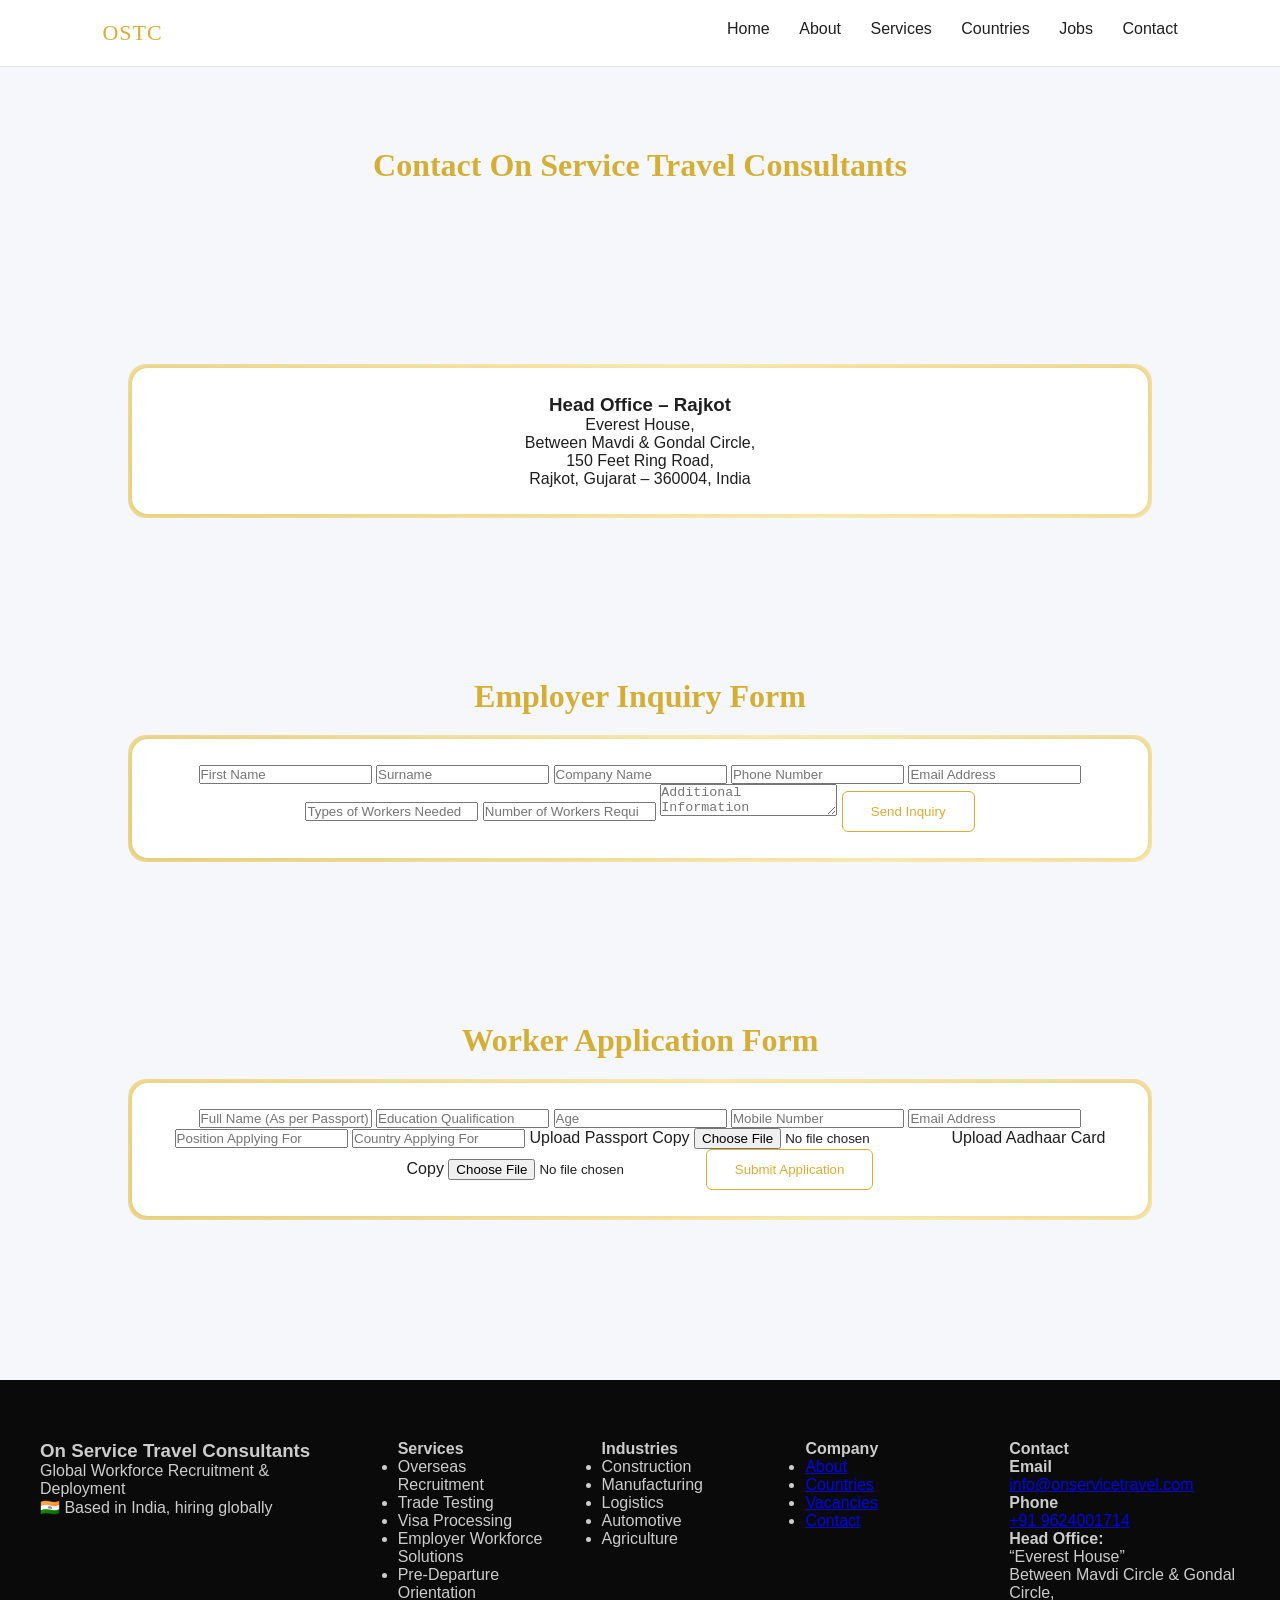
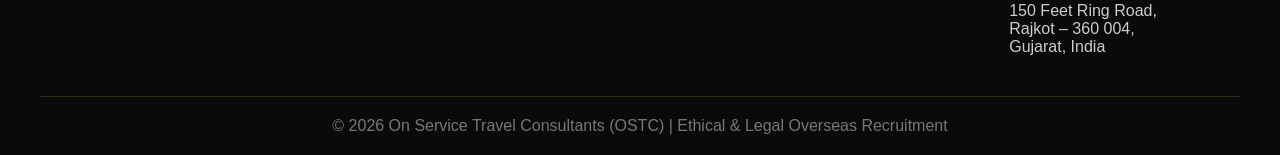
<file: contact.html>
<!DOCTYPE html>
<html lang="en">
<head>
<meta charset="UTF-8">
<meta name="viewport" content="width=device-width, initial-scale=1.0">
<title>Contact OSTC</title>
<link rel="stylesheet" href="style.css">
</head>
<body>

<header>
  <div class="logo">OSTC</div>
  <nav>
    <a href="index.html">Home</a>
    <a href="about.html">About</a>
    <a href="services.html">Services</a>
    <a href="countries.html">Countries</a>
    <a href="jobs.html">Jobs</a>
    <a href="contact.html">Contact</a>
  </nav>
</header>

<section class="section">
  <h2>Contact On Service Travel Consultants</h2>
</section>

<section class="section">
  <div class="card">
    <h3>Head Office – Rajkot</h3>
    <p>
      Everest House,<br>
      Between Mavdi & Gondal Circle,<br>
      150 Feet Ring Road,<br>
      Rajkot, Gujarat – 360004, India
    </p>
  </div>
</section>

<section class="section">
  <h2>Employer Inquiry Form</h2>

  <form id="employerForm" class="card">
    <input type="text" placeholder="First Name" required>
    <input type="text" placeholder="Surname" required>
    <input type="text" placeholder="Company Name" required>
    <input type="tel" placeholder="Phone Number" required>
    <input type="email" placeholder="Email Address" required>
    <input type="text" placeholder="Types of Workers Needed" required>
    <input type="number" placeholder="Number of Workers Required" required>
    <textarea placeholder="Additional Information" required></textarea>
    <button type="submit" class="btn">Send Inquiry</button>
  </form>

  <div id="employerSuccess" style="display:none; margin-top:20px; color:#d4af37;">
    OSTC will contact you within 48 hours.
  </div>
</section>

<section class="section">
  <h2>Worker Application Form</h2>

  <form id="workerForm" class="card">
    <input type="text" placeholder="Full Name (As per Passport)" required>
    <input type="text" placeholder="Education Qualification" required>
    <input type="number" placeholder="Age" required>
    <input type="tel" placeholder="Mobile Number" required>
    <input type="email" placeholder="Email Address" required>

    <input type="text" id="jobPosition" placeholder="Position Applying For" required>
    <input type="text" id="jobCountry" placeholder="Country Applying For" required>

    <label>Upload Passport Copy</label>
    <input type="file" required>

    <label>Upload Aadhaar Card Copy</label>
    <input type="file" required>

    <button type="submit" class="btn">Submit Application</button>
  </form>

  <div id="workerSuccess" style="display:none; margin-top:20px; color:#d4af37;">
    OSTC will contact you within 48 hours.
  </div>
</section>

<footer class="main-footer">

  <div class="footer-container">

    <!-- LEFT BRAND COLUMN -->
    <div class="footer-brand">
      <h3>On Service Travel Consultants</h3>
      <p>Global Workforce Recruitment & Deployment</p>
      <p>🇮🇳 Based in India, hiring globally</p>
    </div>

    <!-- SERVICES -->
    <div class="footer-col">
      <h4>Services</h4>
      <ul>
        <li>Overseas Recruitment</li>
        <li>Trade Testing</li>
        <li>Visa Processing</li>
        <li>Employer Workforce Solutions</li>
        <li>Pre-Departure Orientation</li>
      </ul>
    </div>

    <!-- INDUSTRIES -->
    <div class="footer-col">
      <h4>Industries</h4>
      <ul>
        <li>Construction</li>
        <li>Manufacturing</li>
        <li>Logistics</li>
        <li>Automotive</li>
        <li>Agriculture</li>
      </ul>
    </div>

    <!-- COMPANY -->
    <div class="footer-col">
      <h4>Company</h4>
      <ul>
        <li><a href="about.html">About</a></li>
        <li><a href="countries.html">Countries</a></li>
        <li><a href="jobs.html">Vacancies</a></li>
        <li><a href="contact.html">Contact</a></li>
      </ul>
    </div>

    <!-- CONTACT -->
    <div class="footer-col footer-contact">
      <h4>Contact</h4>

      <div class="contact-row">
        <div>
          <strong>Email</strong>
          <p><a href="mailto:info@onservicetravel.com">info@onservicetravel.com</a></p>
        </div>

        <div>
          <strong>Phone</strong>
          <p><a href="tel:+919624001714">+91 9624001714</a></p>
        </div>
      </div>

      <div class="footer-address">
        <strong>Head Office:</strong>
        <p>
          “Everest House”<br>
          Between Mavdi Circle & Gondal Circle,<br>
          150 Feet Ring Road,<br>
          Rajkot – 360 004,<br>
          Gujarat, India
        </p>
      </div>

    </div>

  </div>

  <div class="footer-bottom">
    © 2026 On Service Travel Consultants (OSTC) | Ethical & Legal Overseas Recruitment
  </div>

</footer>

<script src="script.js"></script>

<script>
/* SAFE FORM HANDLING */
document.addEventListener("DOMContentLoaded", function(){

  const employerForm = document.getElementById("employerForm");
  const workerForm = document.getElementById("workerForm");

  if (employerForm) {
    employerForm.addEventListener("submit", function(e){
      e.preventDefault();
      document.getElementById("employerSuccess").style.display = "block";
      employerForm.reset();
    });
  }

  if (workerForm) {
    workerForm.addEventListener("submit", function(e){
      e.preventDefault();
      document.getElementById("workerSuccess").style.display = "block";
      workerForm.reset();
    });
  }

  /* AUTO-FILL FROM JOB BUTTON */
  const savedCountry = localStorage.getItem("selectedCountry");
  const savedJob = localStorage.getItem("selectedJob");

  if (savedCountry) {
    document.getElementById("jobCountry").value = savedCountry;
  }

  if (savedJob) {
    document.getElementById("jobPosition").value = savedJob;
  }

});
</script>

</body>
</html>
</file>
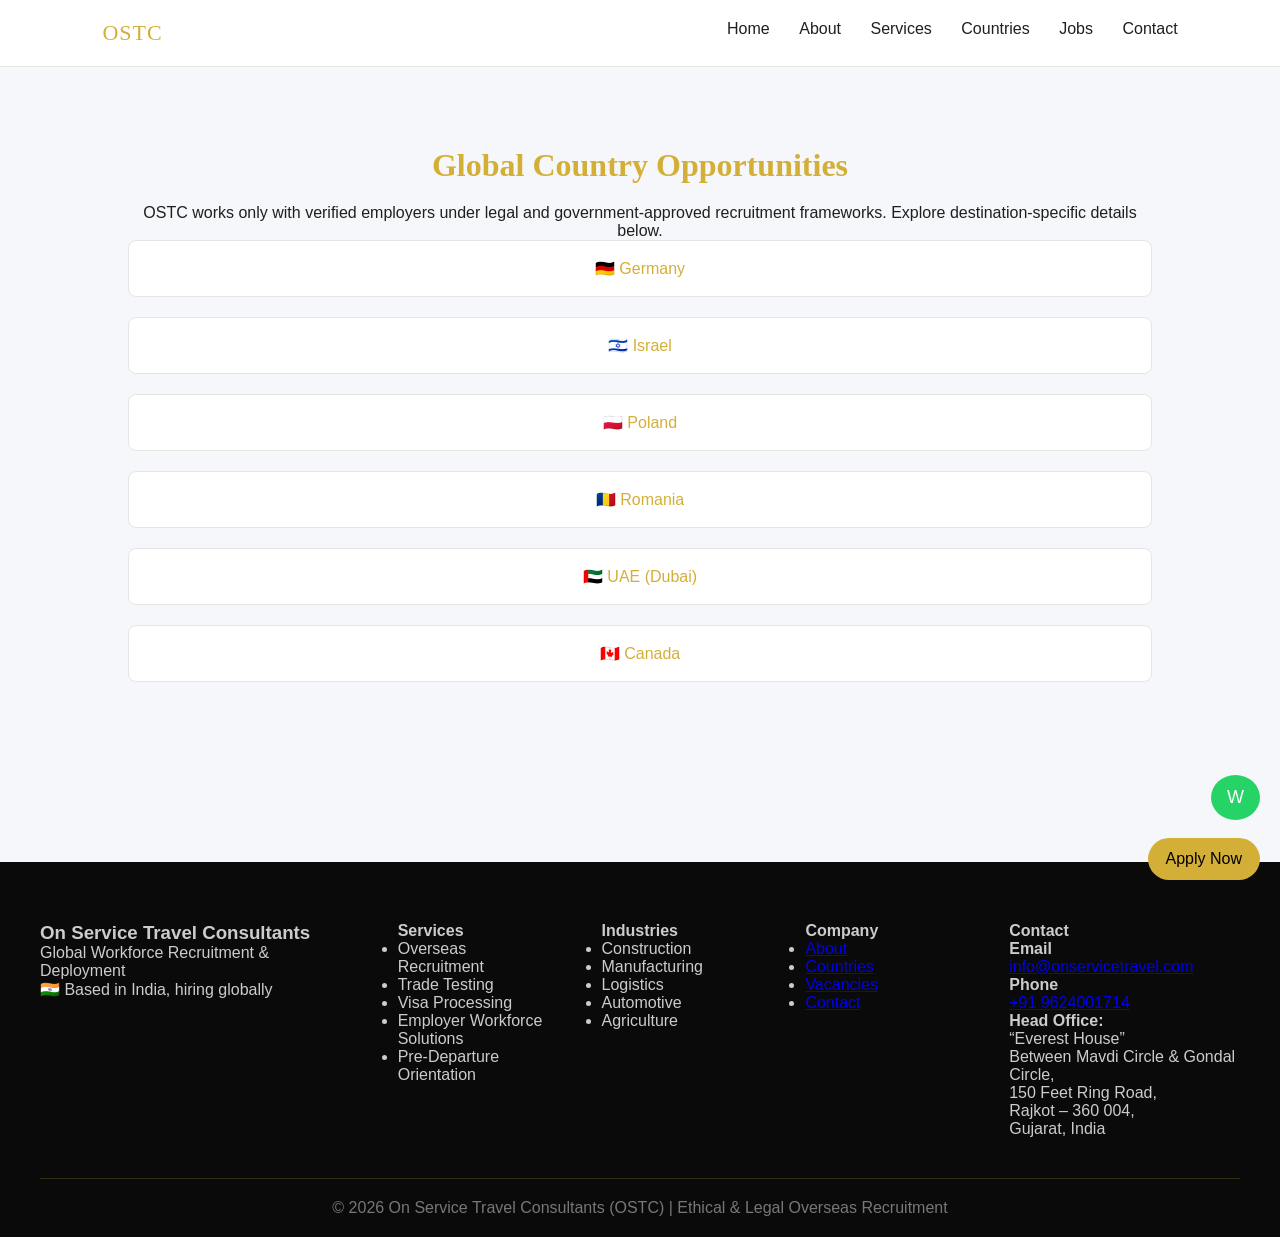
<file: countries.html>
<!DOCTYPE html>
<html lang="en">
<head>
<meta charset="UTF-8">
<meta name="viewport" content="width=device-width, initial-scale=1.0">
<title>Countries | OSTC Global Opportunities</title>
<link rel="stylesheet" href="style.css">
</head>
<body>

<header>
  <div class="logo">OSTC</div>
  <nav>
    <a href="index.html">Home</a>
    <a href="about.html">About</a>
    <a href="services.html">Services</a>
    <a href="countries.html">Countries</a>
    <a href="jobs.html">Jobs</a>
    <a href="contact.html">Contact</a>
  </nav>
</header>

<section class="section reveal">
  <h2>Global Country Opportunities</h2>
  <p>
    OSTC works only with verified employers under legal and government-approved
    recruitment frameworks. Explore destination-specific details below.
  </p>

  <div class="accordion">

    <!-- GERMANY -->
    <div class="accordion-item">
      <div class="accordion-header">🇩🇪 Germany</div>
      <div class="accordion-content">

        <h3>Market Overview</h3>
        <p>
          Germany faces a severe labor shortage across construction,
          manufacturing, logistics, and technical trades.
          Employers actively recruit qualified non-EU workers.
        </p>

        <h3>Jobs in Demand</h3>
        <p>
          Construction Laborer, Shuttering Carpenter, Steel Fixer,
          Electrician, Plumber, CNC Operator, Factory Worker,
          Warehouse Associate, Truck Driver.
        </p>

        <h3>Salary & Working Hours</h3>
        <p>
          €1,800 – €3,000 per month depending on trade.
          8 hours/day, 5 days/week. Overtime legally protected.
          Minimum 20 days paid leave annually.
        </p>

        <h3>Labor Laws & Worker Rights</h3>
        <p>
          Written employment contracts mandatory.
          Minimum wage enforcement, employer-paid social security,
          health insurance, strong workplace safety protections.
        </p>

        <h3>Visa & Legal Pathway</h3>
        <p>
          German National Work Visa followed by Residence Permit.
          Employer-sponsored contract-based sponsorship.
        </p>

        <h3>Why Apply Through OSTC</h3>
        <p>
          Trade-tested candidates, verified employers,
          transparent salary structures, fully legal deployment.
        </p>

      </div>
    </div>

    <!-- ISRAEL -->
    <div class="accordion-item">
      <div class="accordion-header">🇮🇱 Israel</div>
      <div class="accordion-content">

        <h3>Market Overview</h3>
        <p>
          Israel operates under bilateral government agreements,
          ensuring transparency and worker protection.
        </p>

        <h3>Jobs in Demand</h3>
        <p>
          Shuttering Carpenter, Steel Fixer, Tile Layer,
          Mason, Plumber, Agriculture Worker, Caregiver.
        </p>

        <h3>Salary & Work Conditions</h3>
        <p>
          ₹1,20,000 – ₹1,80,000+ monthly equivalent.
          8–10 hours/day. Weekly rest day mandatory.
          Overtime paid as per Israeli labor law.
        </p>

        <h3>Labor Laws</h3>
        <p>
          Minimum wage protection, employer-paid medical insurance,
          regulated accommodation, legal grievance systems.
        </p>

        <h3>Visa Type</h3>
        <p>
          B1 Work Visa. Employer-specific and issued only after
          trade test, medical clearance, and government approval.
        </p>

      </div>
    </div>

    <!-- POLAND -->
    <div class="accordion-item">
      <div class="accordion-header">🇵🇱 Poland</div>
      <div class="accordion-content">

        <h3>Market Overview</h3>
        <p>
          Fast-growing EU labor market recruiting Indian workers
          for factory and construction roles.
        </p>

        <h3>Jobs Available</h3>
        <p>
          Factory Worker, Warehouse Loader, Construction Helper,
          Welder, Machine Operator.
        </p>

        <h3>Salary & Benefits</h3>
        <p>
          €1,200 – €1,800 per month.
          Overtime available. Accommodation often provided.
        </p>

        <h3>Visa Process</h3>
        <p>
          Polish National D-Type Work Visa.
          Work Permit issued before embassy submission.
        </p>

      </div>
    </div>

    <!-- ROMANIA -->
    <div class="accordion-item">
      <div class="accordion-header">🇷🇴 Romania</div>
      <div class="accordion-content">

        <h3>Market Overview</h3>
        <p>
          Emerging EU destination with strong demand in construction
          and manufacturing sectors.
        </p>

        <h3>Jobs Available</h3>
        <p>
          Mason, Tile Layer, Factory Worker,
          Warehouse Staff, Agriculture Worker.
        </p>

        <h3>Salary & Conditions</h3>
        <p>
          €1,100 – €1,600 per month.
          Overtime paid. Long-term contracts common.
        </p>

      </div>
    </div>

    <!-- UAE -->
    <div class="accordion-item">
      <div class="accordion-header">🇦🇪 UAE (Dubai)</div>
      <div class="accordion-content">

        <h3>Market Overview</h3>
        <p>
          Tax-free income hub with high demand in construction,
          logistics, hospitality, and security sectors.
        </p>

        <h3>Jobs in Demand</h3>
        <p>
          Mason, Driver, Cleaner, Helper,
          Security Guard, Hospitality Staff.
        </p>

        <h3>Salary & Benefits</h3>
        <p>
          ₹30,000 – ₹80,000+ monthly.
          Employer accommodation and medical insurance mandatory.
        </p>

      </div>
    </div>

    <!-- CANADA -->
    <div class="accordion-item">
      <div class="accordion-header">🇨🇦 Canada</div>
      <div class="accordion-content">

        <h3>Market Overview</h3>
        <p>
          Recruits foreign workers under LMIA-approved employer programs.
        </p>

        <h3>Jobs Available</h3>
        <p>
          Caregiver, Construction Laborer,
          Factory Worker, Truck Driver, Farm Worker.
        </p>

        <h3>Salary</h3>
        <p>
          CAD $15 – $30 per hour.
          Overtime paid. Strong worker protection.
        </p>

      </div>
    </div>

  </div>

</section>

<footer class="main-footer">

  <div class="footer-container">

    <!-- LEFT BRAND COLUMN -->
    <div class="footer-brand">
      <h3>On Service Travel Consultants</h3>
      <p>Global Workforce Recruitment & Deployment</p>
      <p>🇮🇳 Based in India, hiring globally</p>
    </div>

    <!-- SERVICES -->
    <div class="footer-col">
      <h4>Services</h4>
      <ul>
        <li>Overseas Recruitment</li>
        <li>Trade Testing</li>
        <li>Visa Processing</li>
        <li>Employer Workforce Solutions</li>
        <li>Pre-Departure Orientation</li>
      </ul>
    </div>

    <!-- INDUSTRIES -->
    <div class="footer-col">
      <h4>Industries</h4>
      <ul>
        <li>Construction</li>
        <li>Manufacturing</li>
        <li>Logistics</li>
        <li>Automotive</li>
        <li>Agriculture</li>
      </ul>
    </div>

    <!-- COMPANY -->
    <div class="footer-col">
      <h4>Company</h4>
      <ul>
        <li><a href="about.html">About</a></li>
        <li><a href="countries.html">Countries</a></li>
        <li><a href="jobs.html">Vacancies</a></li>
        <li><a href="contact.html">Contact</a></li>
      </ul>
    </div>

    <!-- CONTACT -->
    <div class="footer-col footer-contact">
      <h4>Contact</h4>

      <div class="contact-row">
        <div>
          <strong>Email</strong>
          <p><a href="mailto:info@onservicetravel.com">info@onservicetravel.com</a></p>
        </div>

        <div>
          <strong>Phone</strong>
          <p><a href="tel:+919624001714">+91 9624001714</a></p>
        </div>
      </div>

      <div class="footer-address">
        <strong>Head Office:</strong>
        <p>
          “Everest House”<br>
          Between Mavdi Circle & Gondal Circle,<br>
          150 Feet Ring Road,<br>
          Rajkot – 360 004,<br>
          Gujarat, India
        </p>
      </div>

    </div>

  </div>

  <div class="footer-bottom">
    © 2026 On Service Travel Consultants (OSTC) | Ethical & Legal Overseas Recruitment
  </div>

</footer>

<a href="contact.html" class="sticky-cta">Apply Now</a>
<a href="https://wa.me/0000000000" class="whatsapp">W</a>

<script src="script.js"></script>
</body>
</html>
</file>
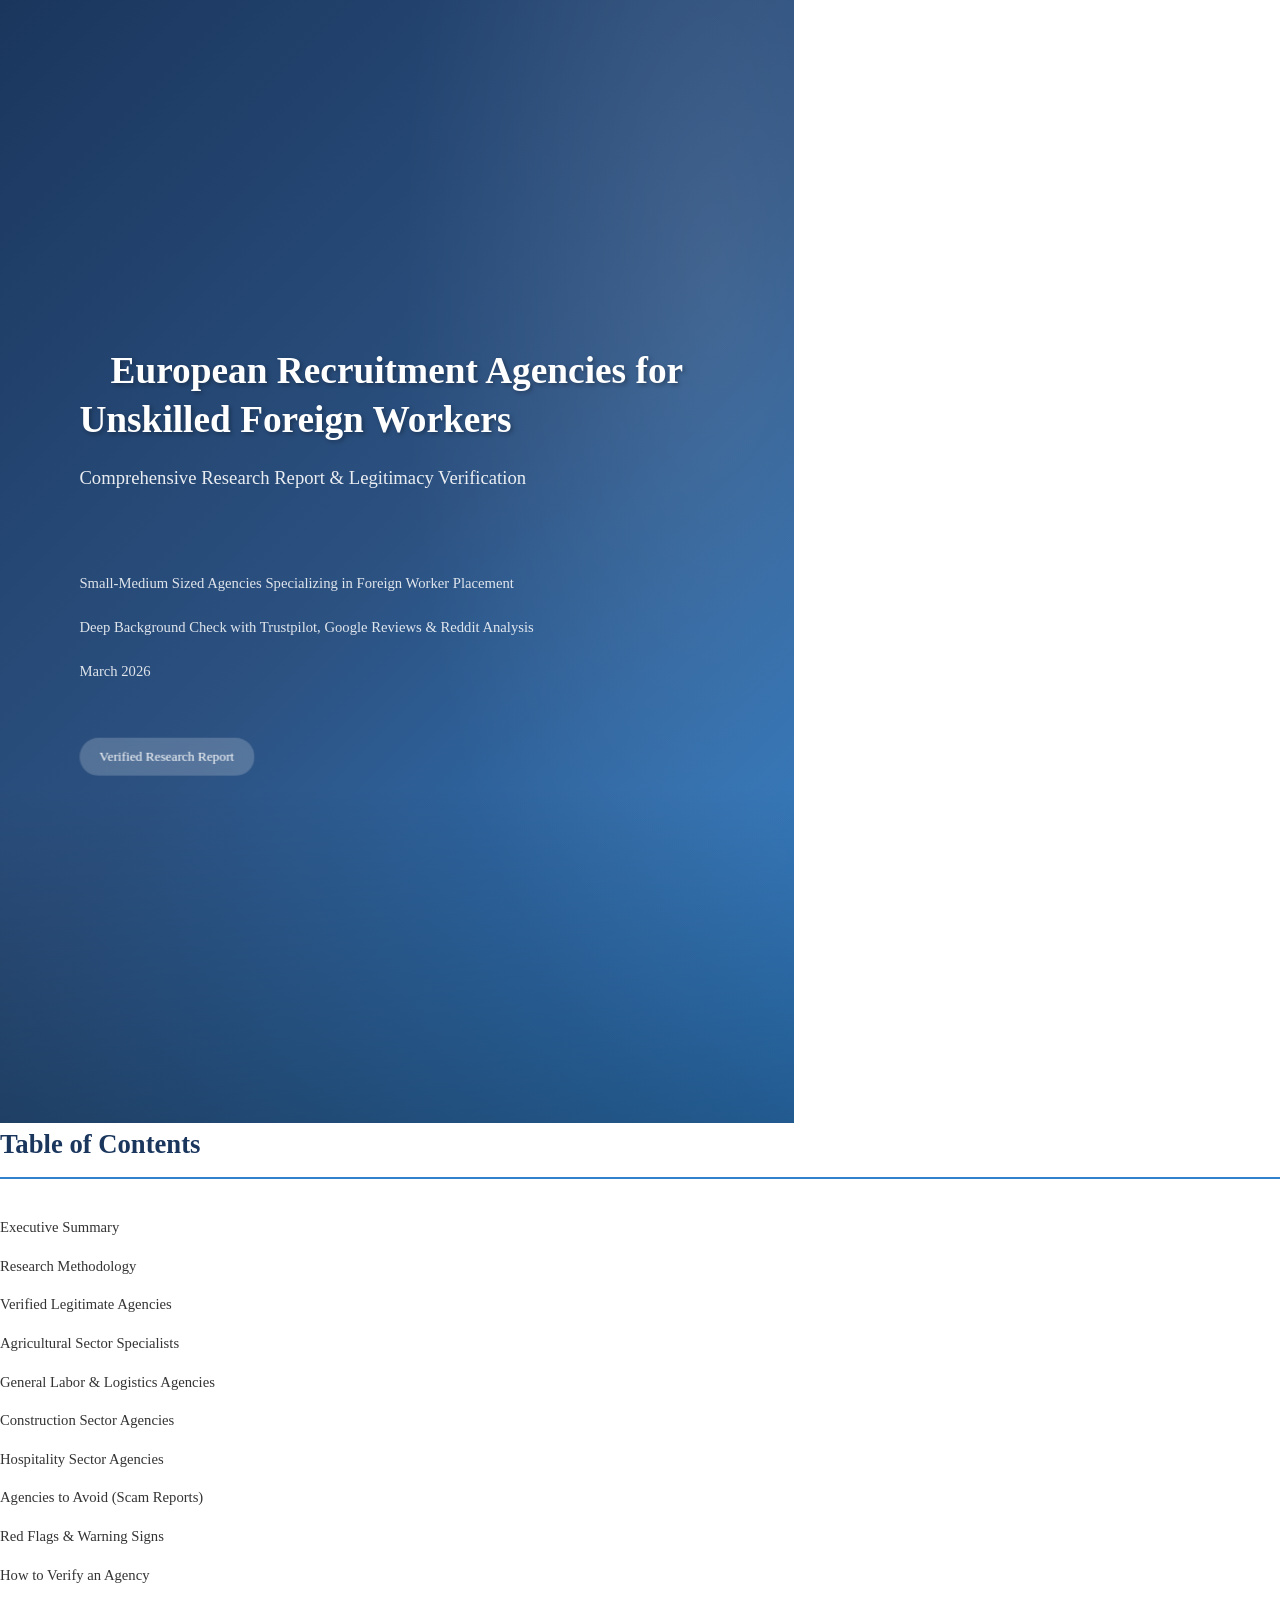
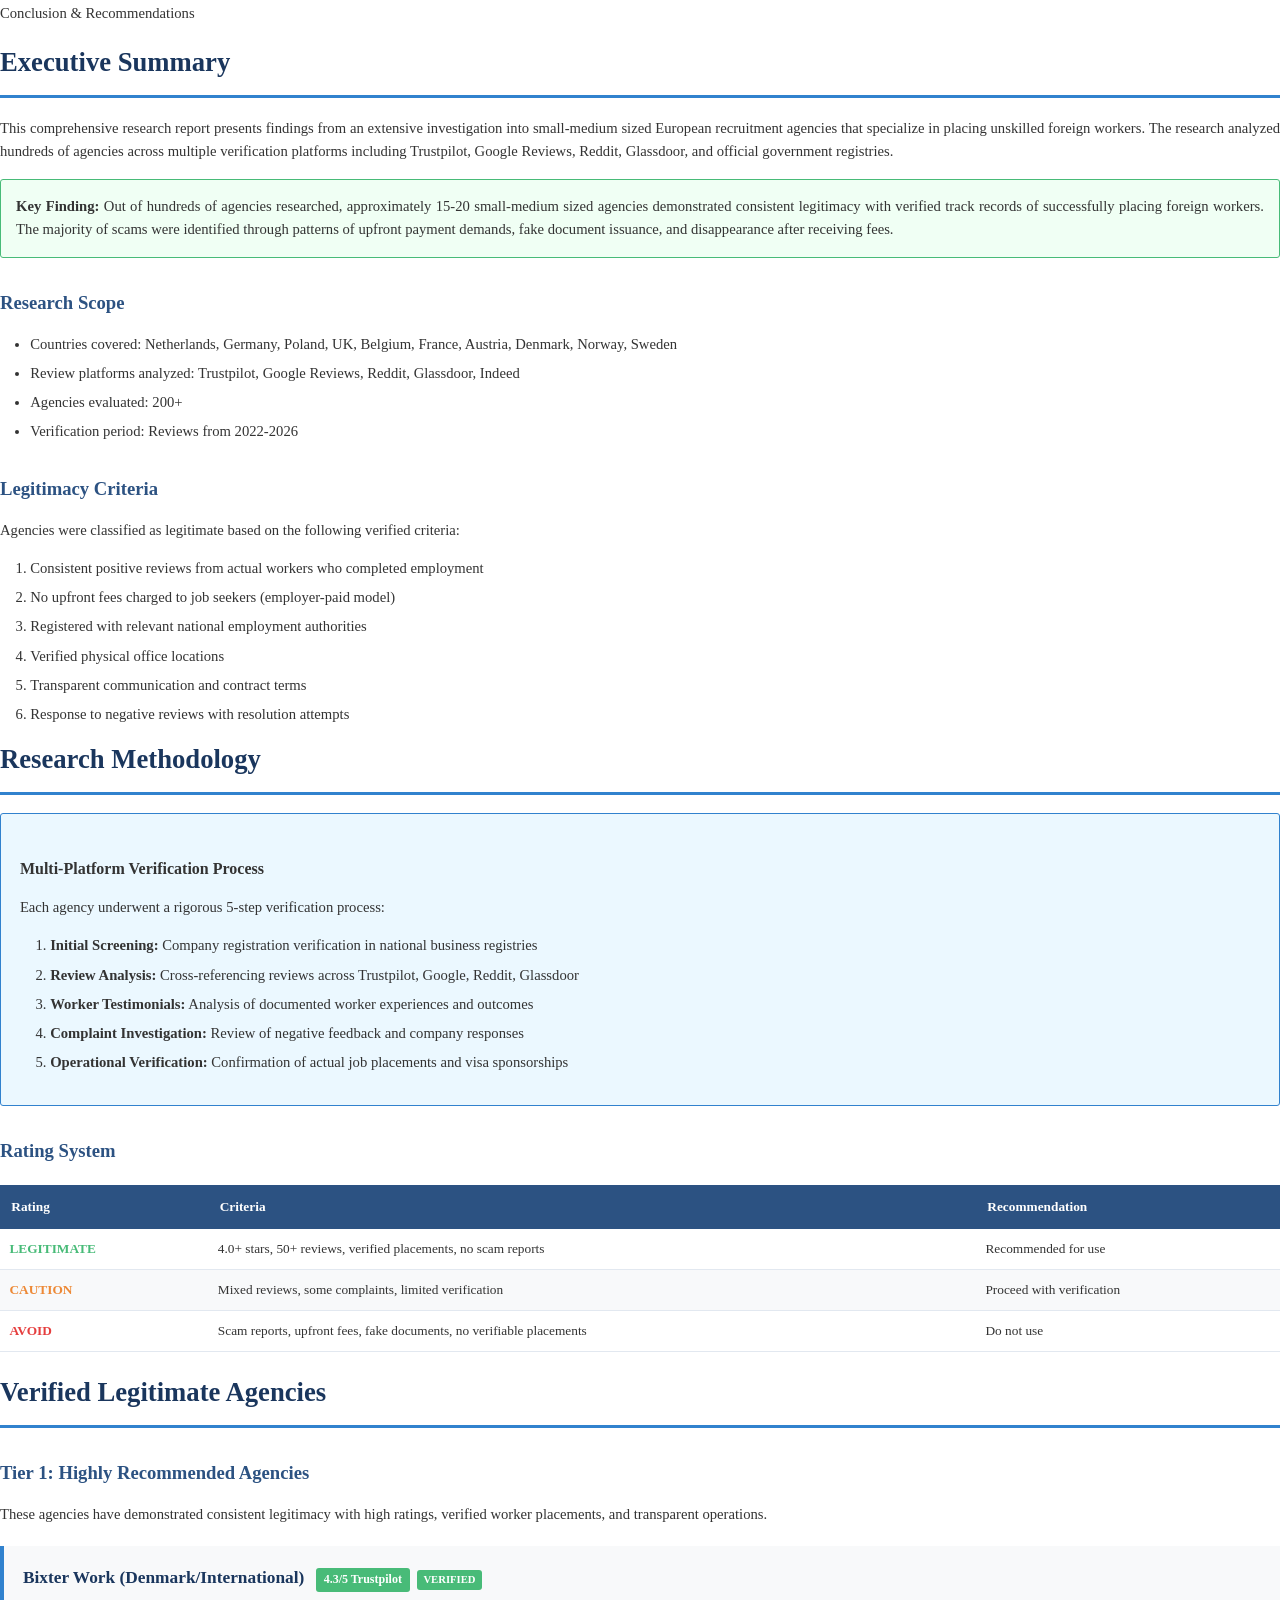
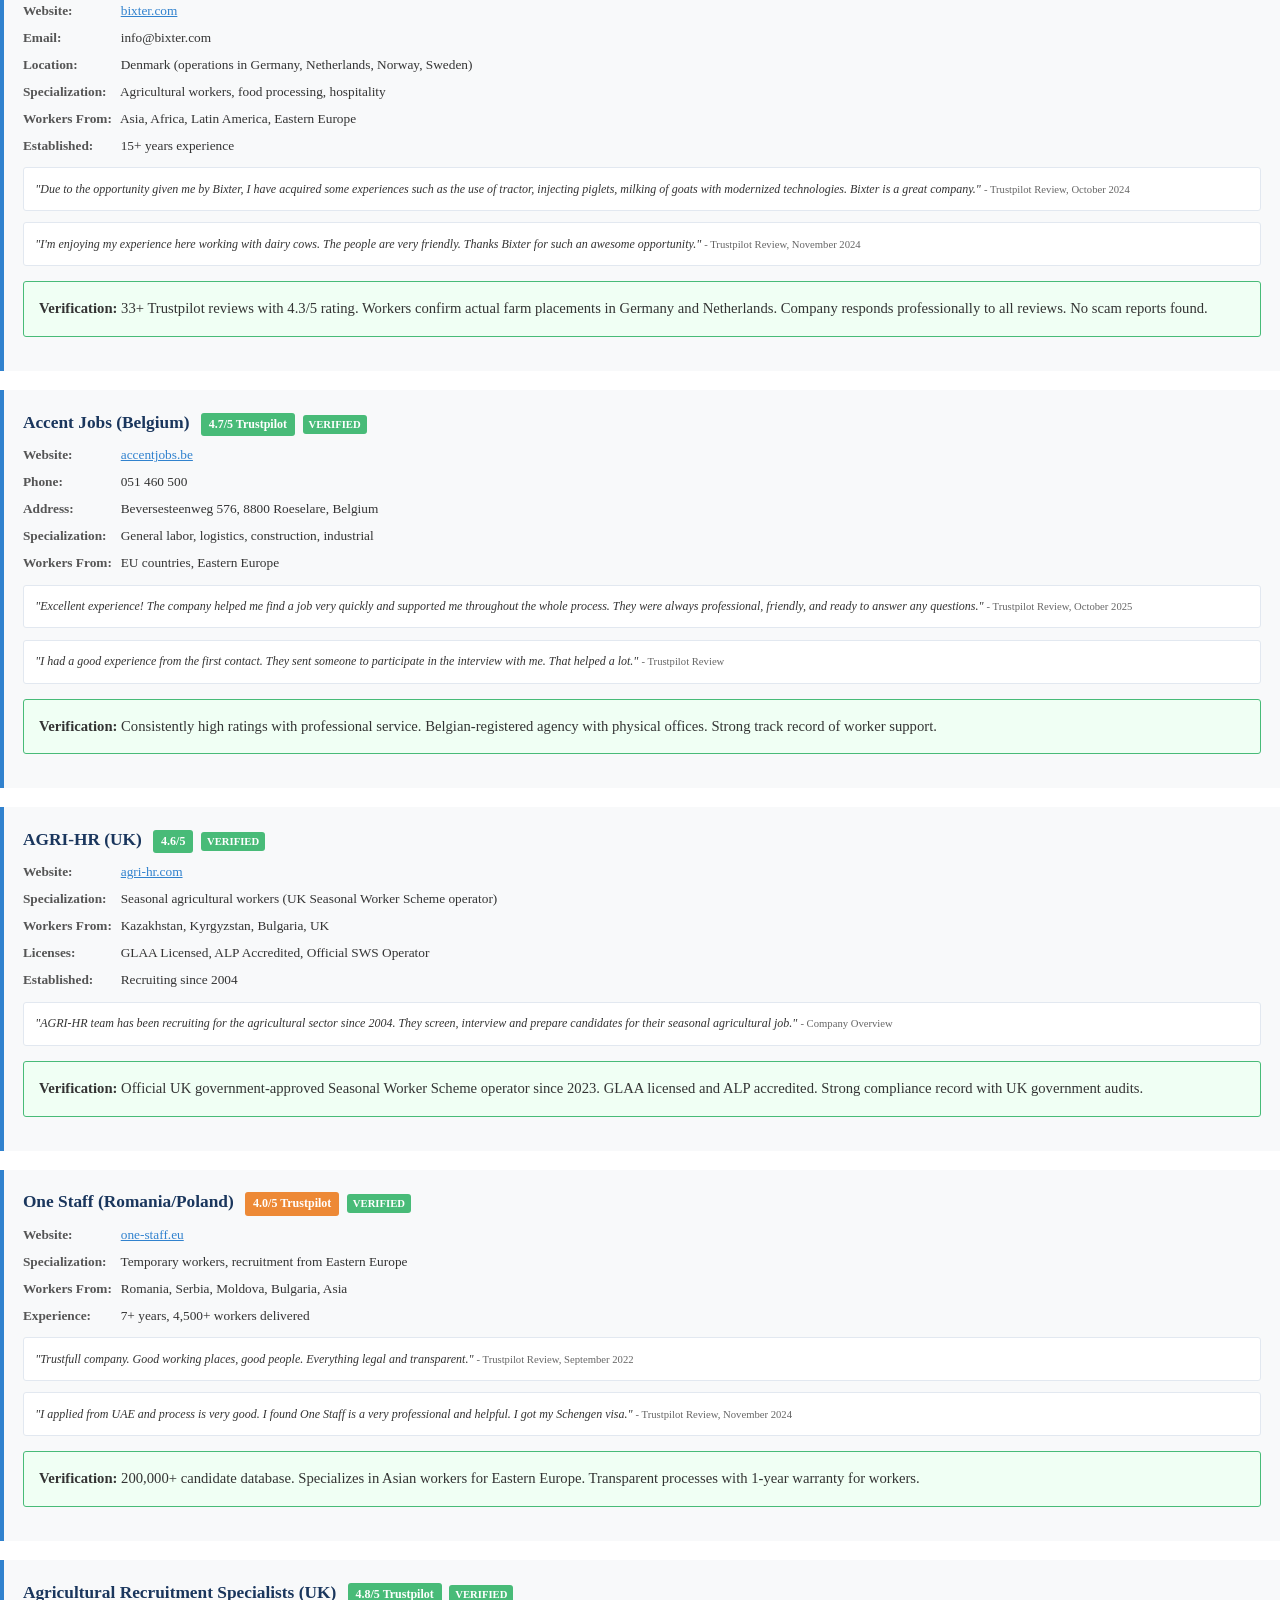
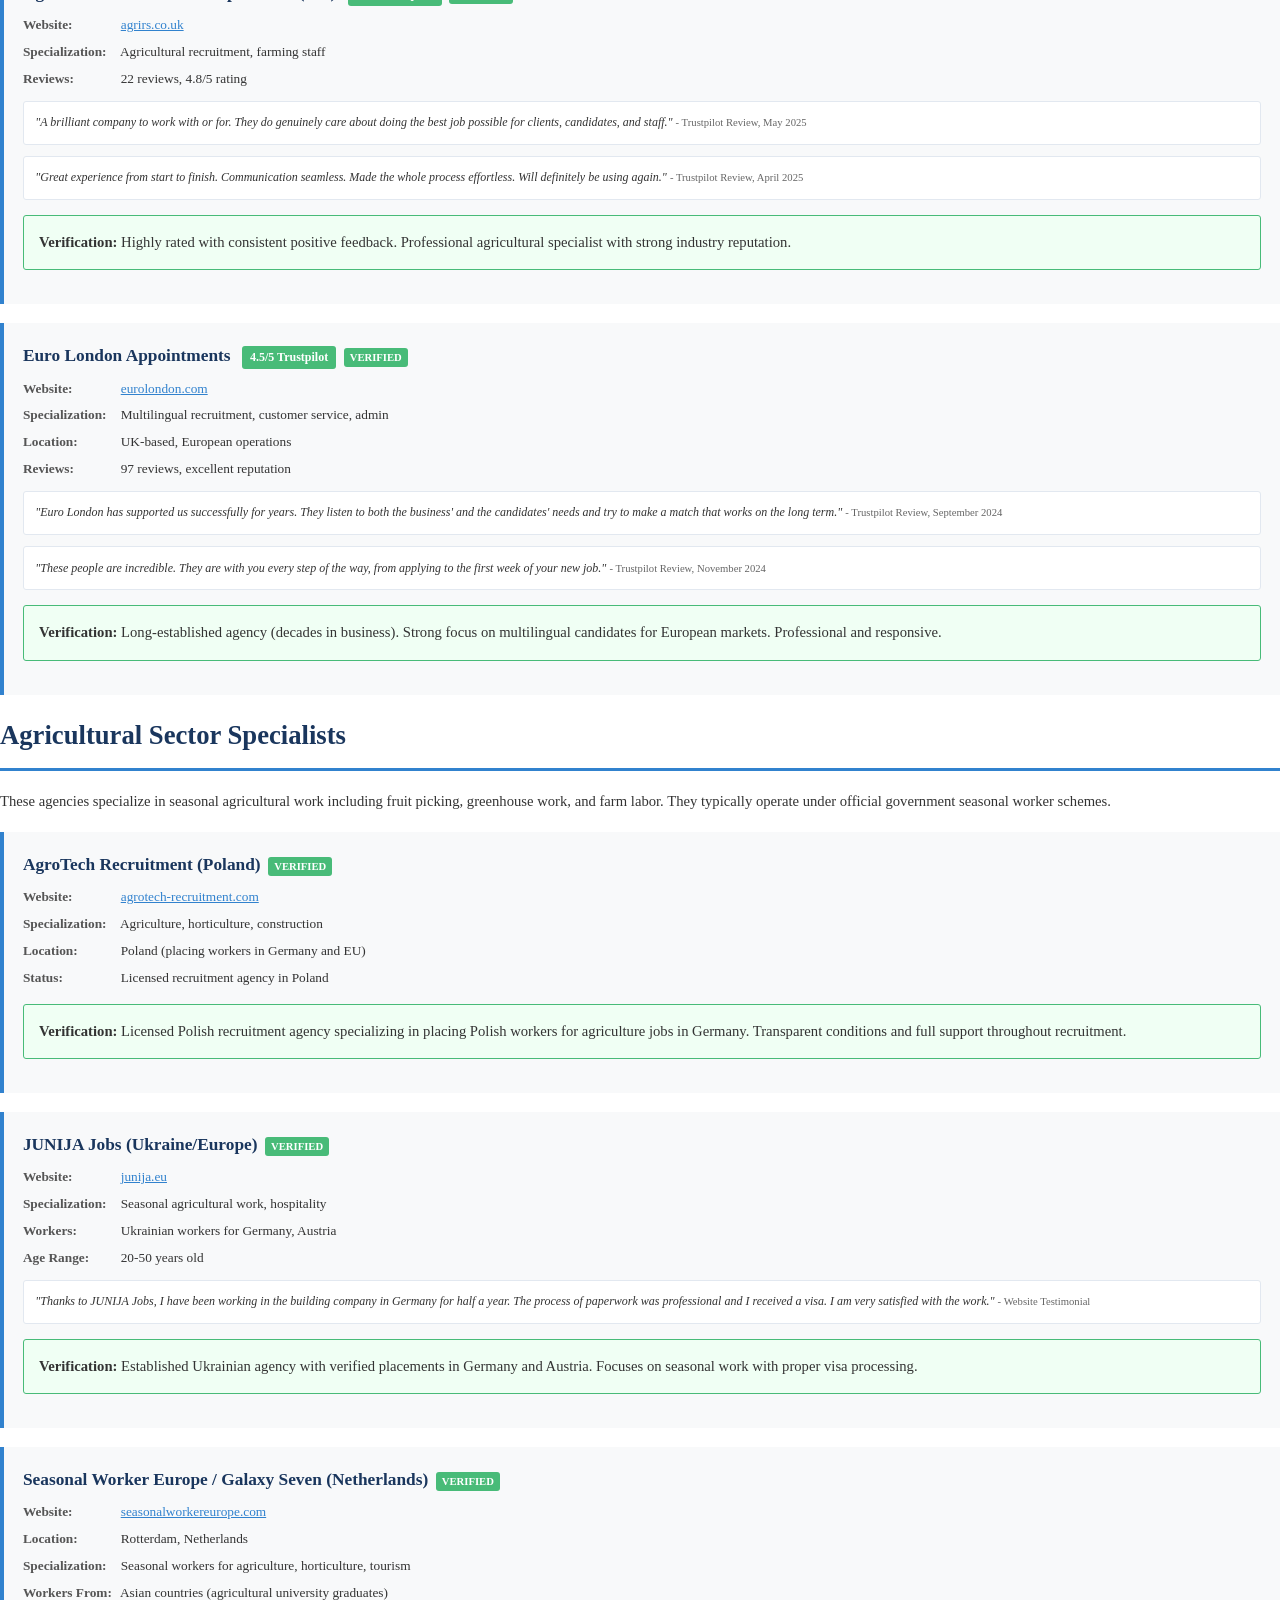
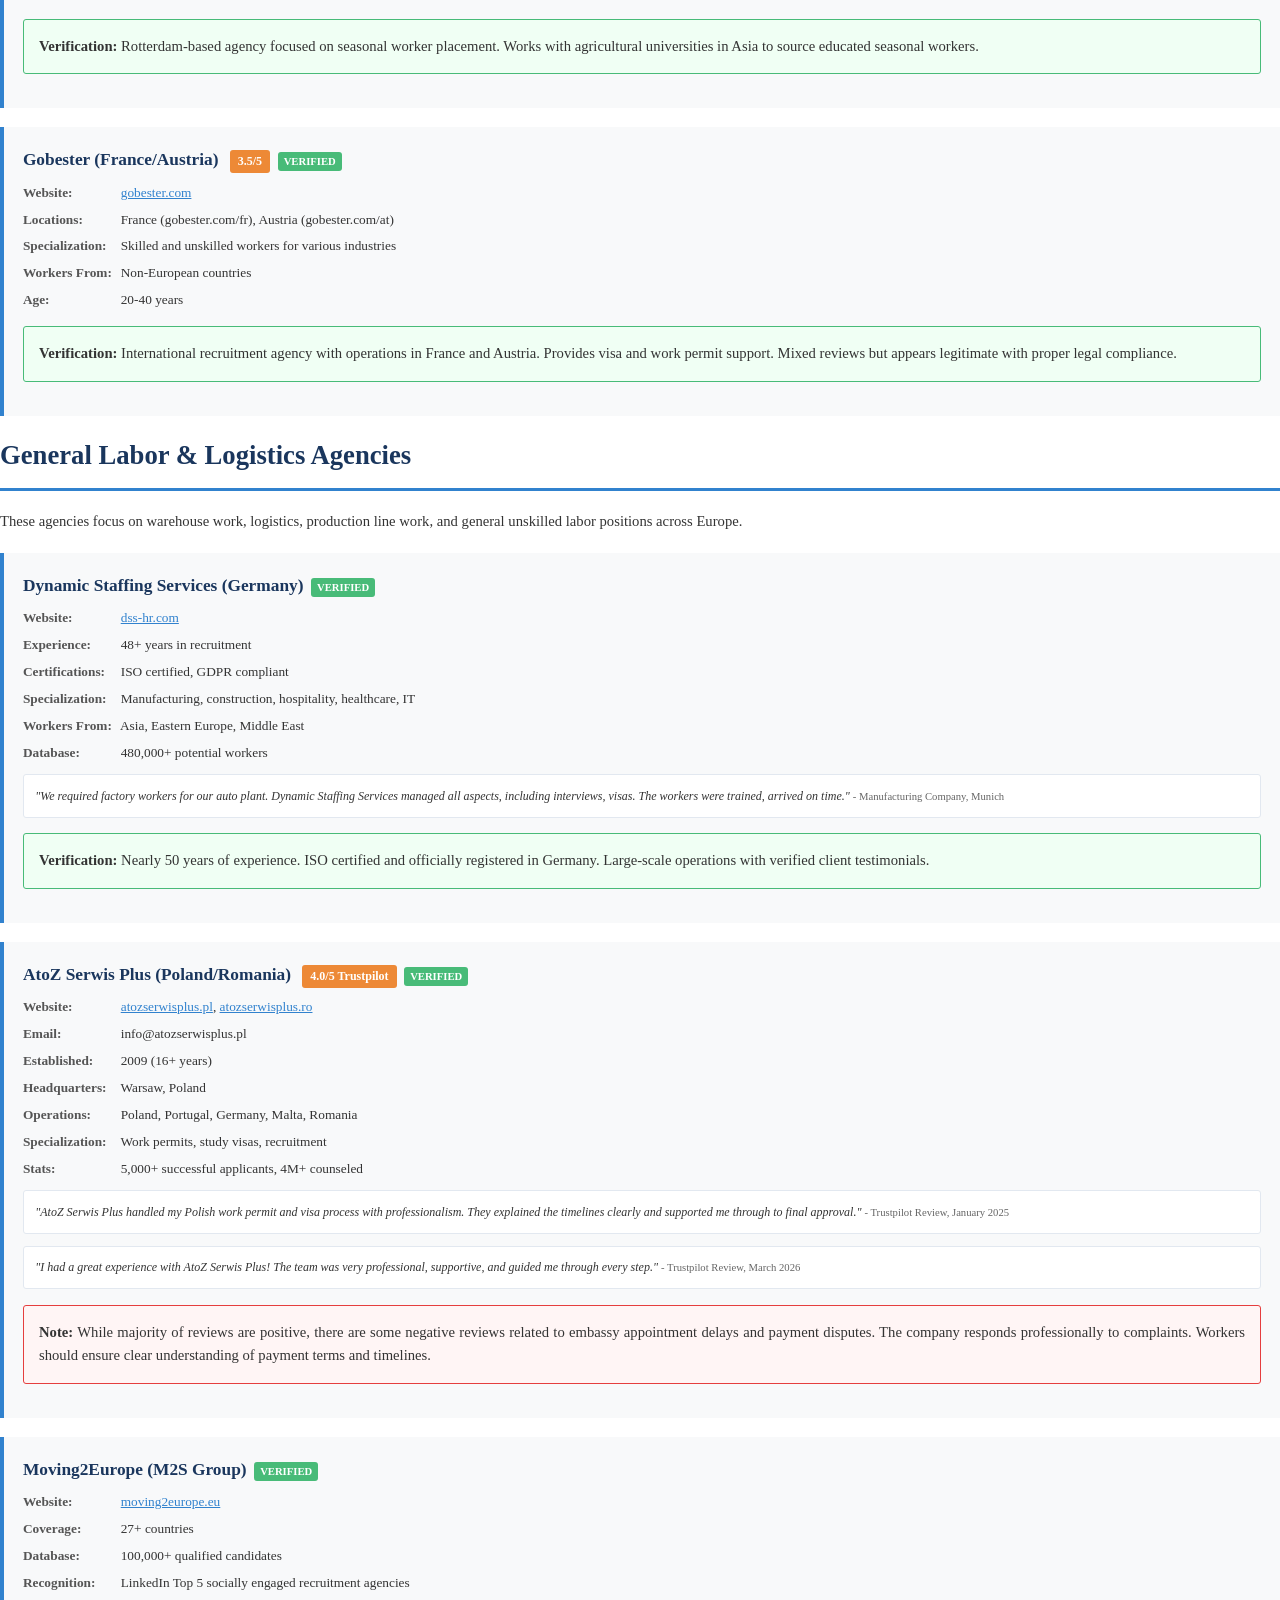
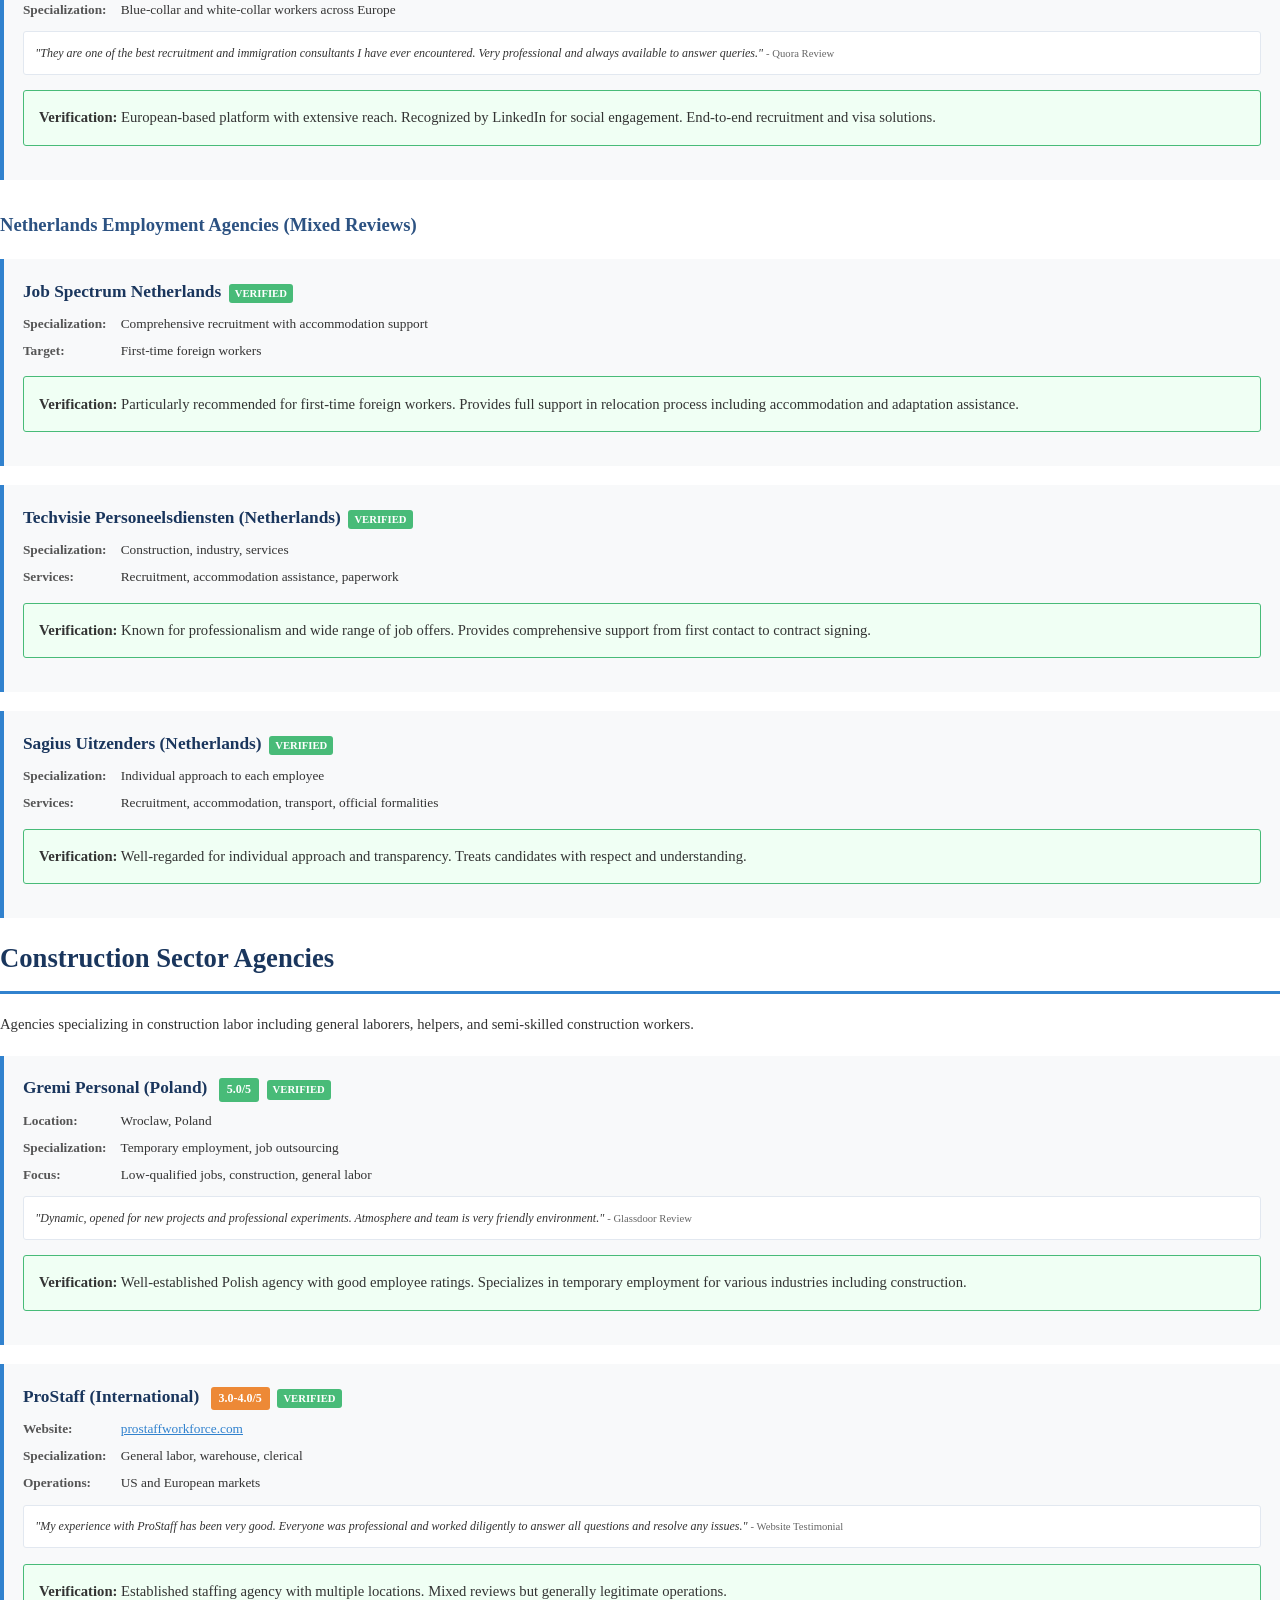
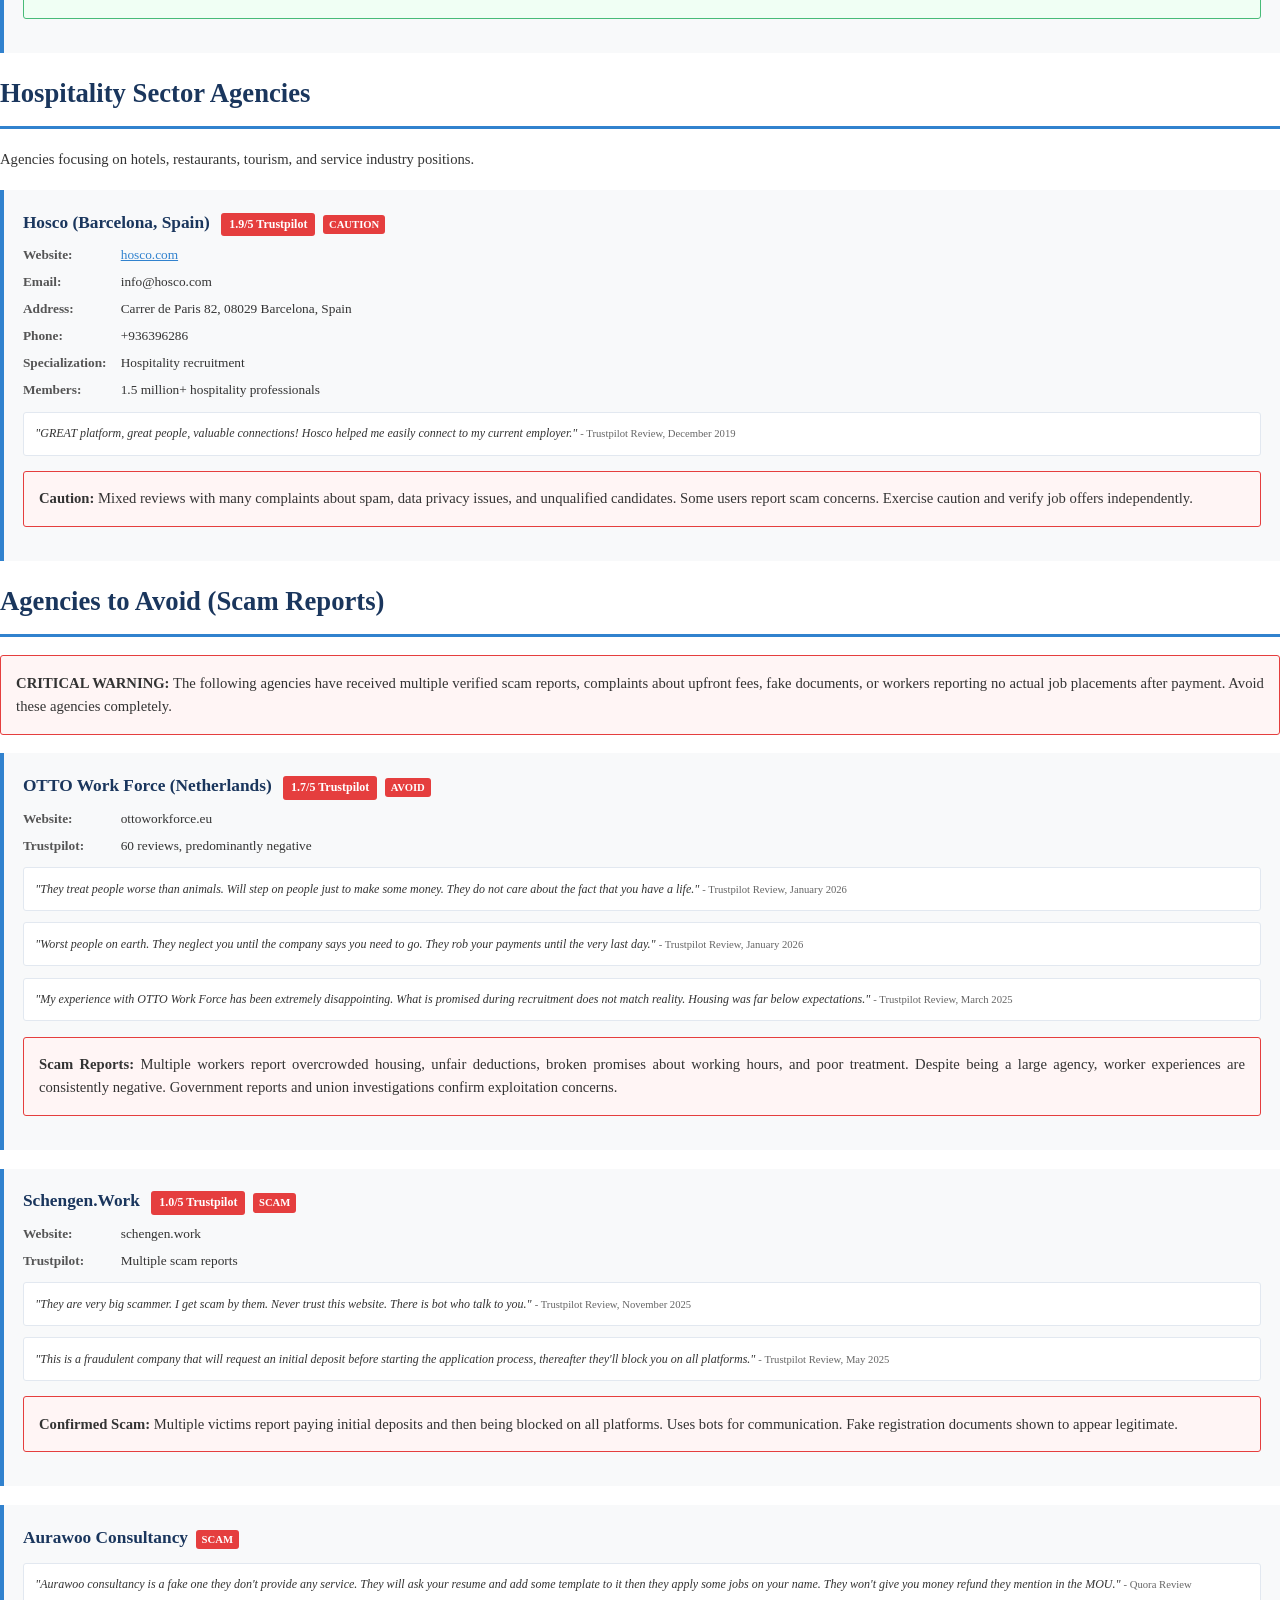
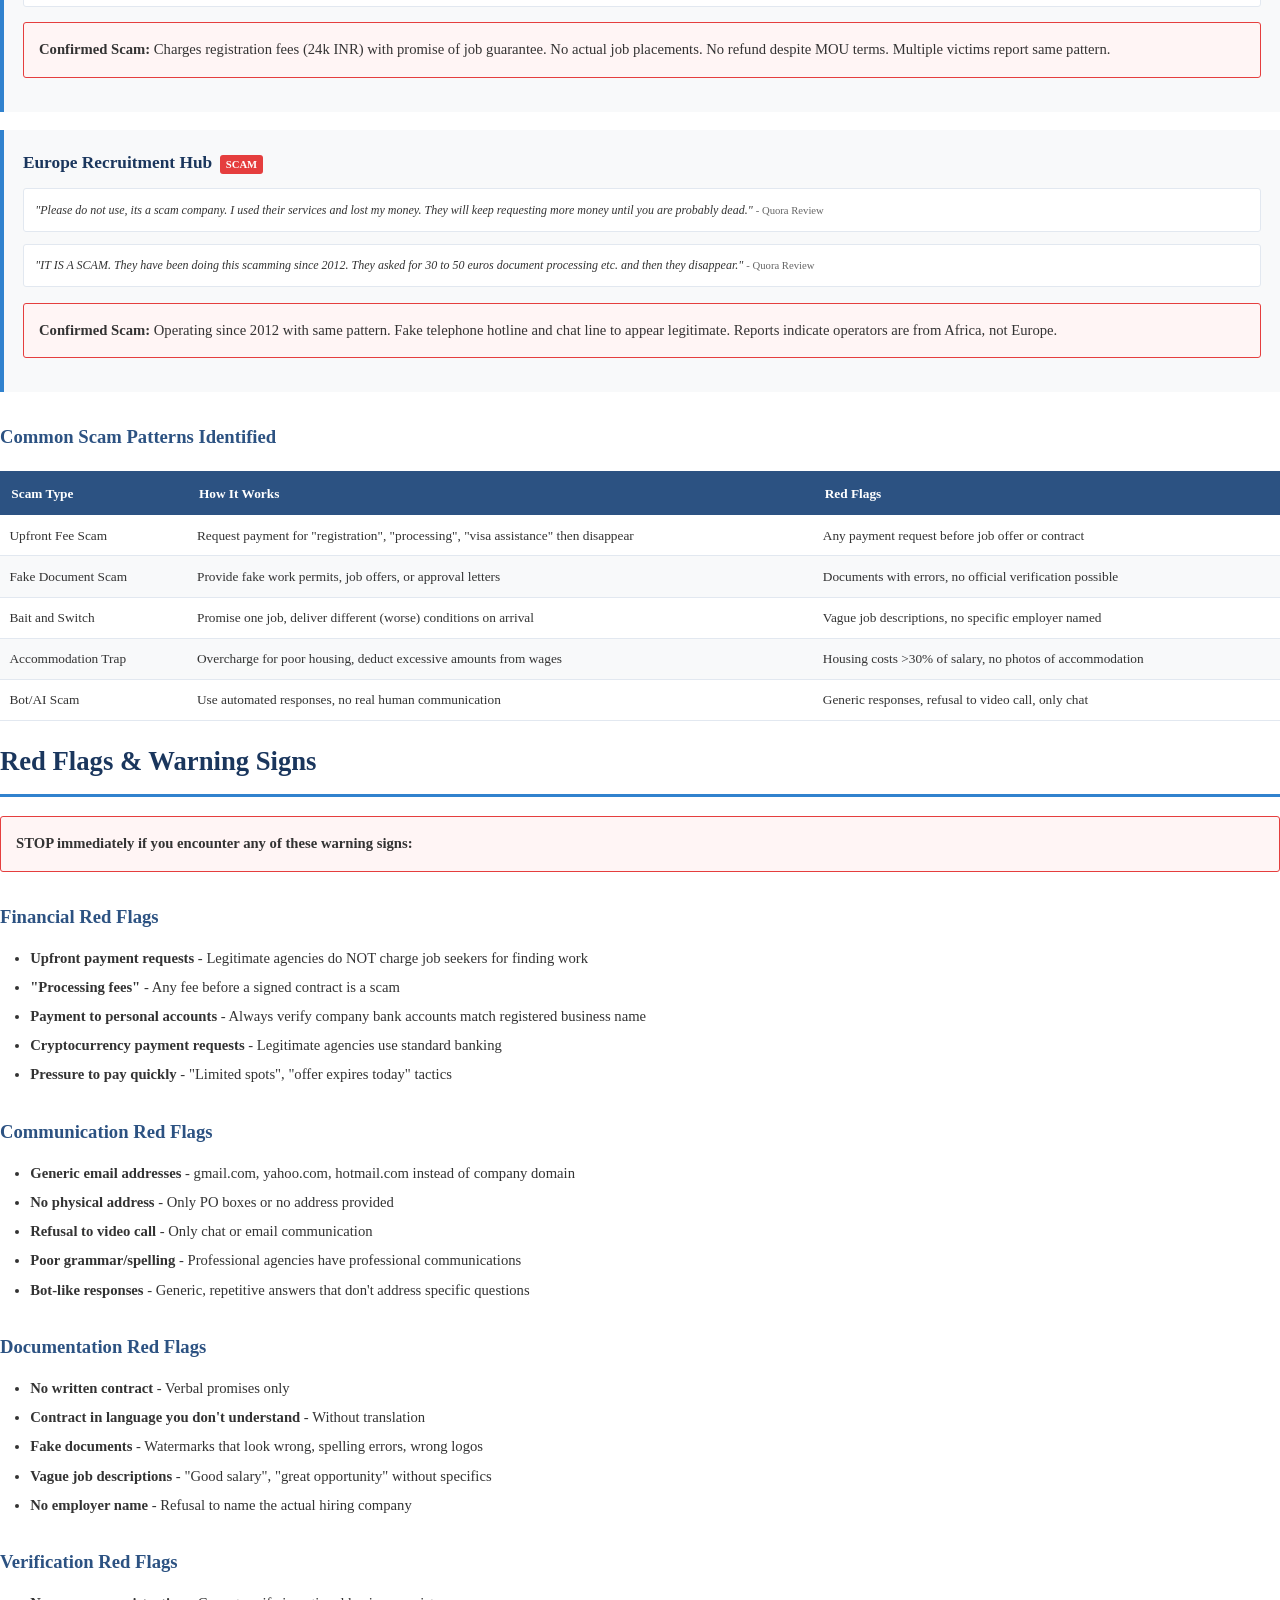
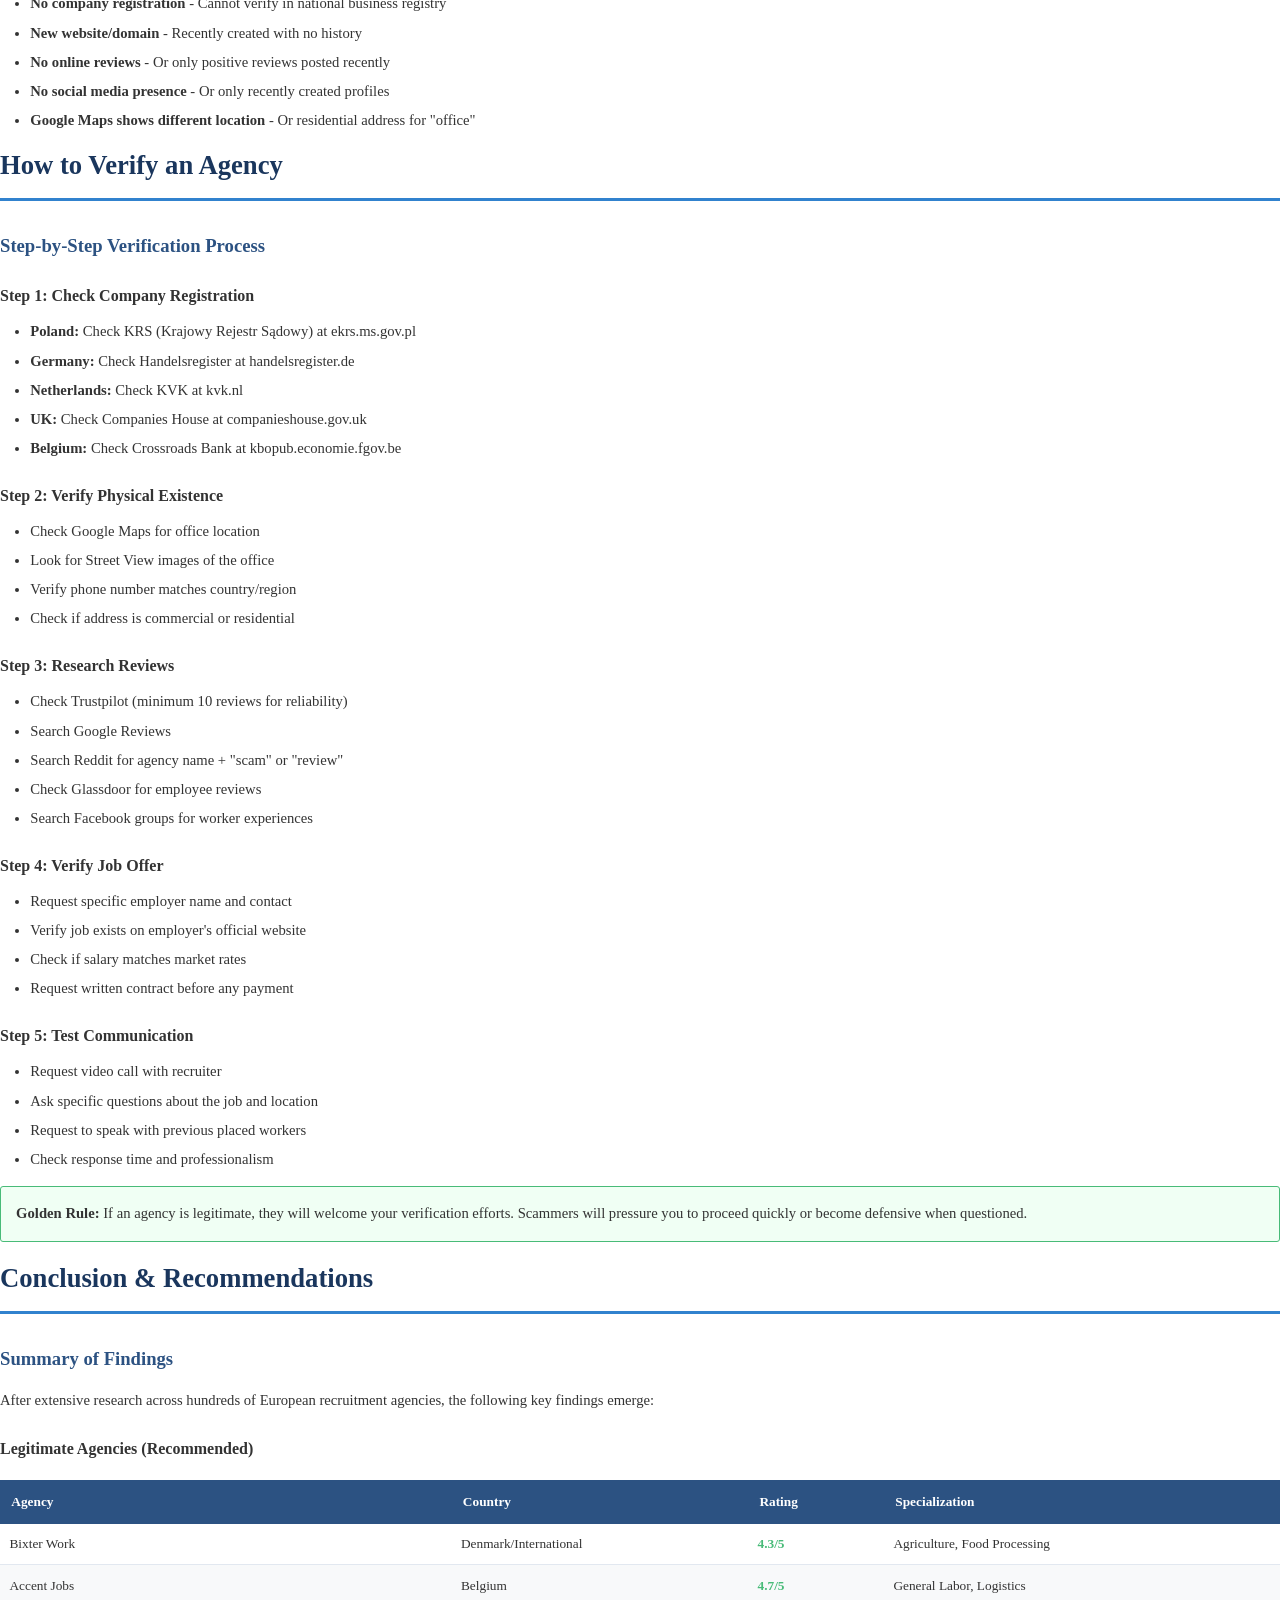
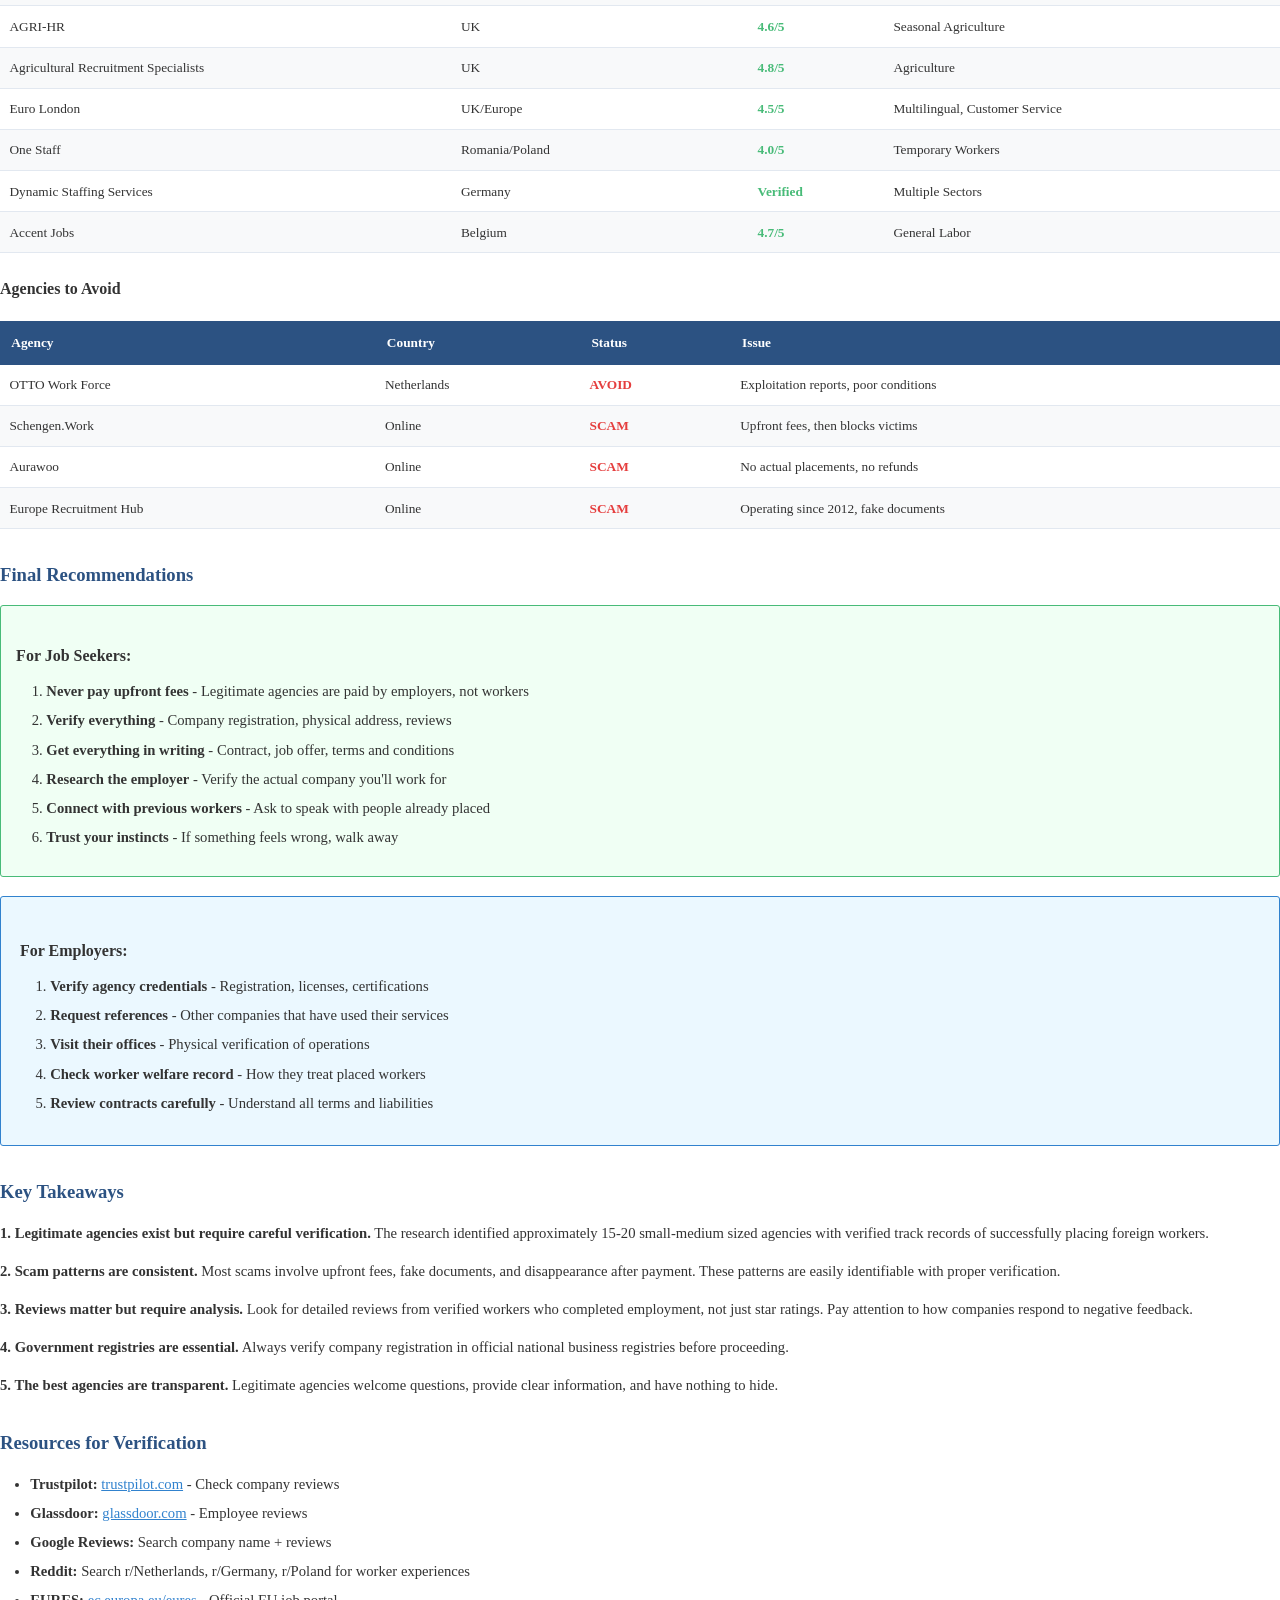
<file: information.html>
<!DOCTYPE html>
<html lang="en">
<head>
    <meta charset="UTF-8">
    <meta name="viewport" content="width=device-width, initial-scale=1.0">
    <title>European Recruitment Agencies for Unskilled Foreign Workers - Comprehensive Research Report</title>
    <style>
        body {
            margin: 0;
            padding: 0;
            font-family: Georgia, "Noto Serif", serif;
            font-size: 11pt;
            line-height: 1.6;
            color: #333;
            text-align: justify;
            text-align-last: left;
        }

        @page {
            size: A4;
            margin: 2.5cm 2cm;
            @top-center { content: string(doctitle); font-size: 9pt; color: #666; }
            @bottom-center { content: counter(page); font-size: 9pt; }
        }

        @page :first {
            margin: 0;
            @top-center { content: none; }
            @bottom-center { content: none; }
        }

        @page cover { @top-center { content: none; } @bottom-center { content: none; } }
        @page toc { @top-center { content: none; } @bottom-center { content: none; } }

        body { string-set: doctitle ""; }
        h1 { string-set: doctitle content(); }

        .cover {
            width: 210mm;
            height: 297mm;
            margin: 0;
            position: relative;
            overflow: hidden;
            page: cover;
            page-break-after: always;
            background: linear-gradient(135deg, #1a365d 0%, #2c5282 50%, #3182ce 100%);
        }

        .cover::before {
            content: "";
            position: absolute;
            top: -50%;
            right: -30%;
            width: 80%;
            height: 150%;
            background: radial-gradient(ellipse, rgba(255,255,255,0.1) 0%, transparent 70%);
        }

        .cover::after {
            content: "";
            position: absolute;
            bottom: 0;
            left: 0;
            width: 100%;
            height: 30%;
            background: linear-gradient(to top, rgba(0,0,0,0.3), transparent);
        }

        .cover-content {
            position: absolute;
            top: 50%;
            left: 50%;
            transform: translate(-50%, -50%);
            text-align: center;
            width: 80%;
            z-index: 10;
            color: white;
        }

        .cover-title {
            font-size: 28pt;
            font-weight: 700;
            margin-bottom: 0.5cm;
            line-height: 1.3;
            text-shadow: 2px 2px 4px rgba(0,0,0,0.3);
        }

        .cover-subtitle {
            font-size: 14pt;
            margin-bottom: 2cm;
            opacity: 0.9;
        }

        .cover-meta {
            font-size: 11pt;
            line-height: 2;
            opacity: 0.85;
        }

        .cover-badge {
            display: inline-block;
            background: rgba(255,255,255,0.2);
            padding: 8px 20px;
            border-radius: 20px;
            margin-top: 1cm;
            font-size: 10pt;
            backdrop-filter: blur(10px);
        }

        .toc-page {
            page: toc;
            page-break-after: always;
        }

        .toc-title {
            font-size: 20pt;
            font-weight: bold;
            margin-bottom: 1cm;
            color: #1a365d;
            border-bottom: 2px solid #3182ce;
            padding-bottom: 0.3cm;
        }

        .toc ul {
            list-style: none;
            padding: 0;
        }

        .toc li {
            margin: 0.4cm 0;
            font-size: 11pt;
        }

        .toc a {
            color: #333;
            text-decoration: none;
            display: flex;
            justify-content: space-between;
        }

        .toc a::after {
            content: leader('.') target-counter(attr(href url), page);
        }

        h1 {
            font-size: 20pt;
            color: #1a365d;
            margin-top: 0;
            margin-bottom: 0.5cm;
            border-bottom: 3px solid #3182ce;
            padding-bottom: 0.3cm;
            page-break-after: avoid;
        }

        h2 {
            font-size: 14pt;
            color: #2c5282;
            margin-top: 0.8cm;
            margin-bottom: 0.4cm;
            page-break-after: avoid;
        }

        h3 {
            font-size: 12pt;
            color: #333;
            margin-top: 0.6cm;
            margin-bottom: 0.3cm;
            page-break-after: avoid;
        }

        .company-card {
            background: #f8f9fa;
            border-left: 4px solid #3182ce;
            padding: 0.5cm;
            margin: 0.5cm 0;
            page-break-inside: avoid;
        }

        .company-name {
            font-size: 13pt;
            font-weight: bold;
            color: #1a365d;
            margin-bottom: 0.2cm;
        }

        .company-rating {
            display: inline-block;
            background: #48bb78;
            color: white;
            padding: 2px 8px;
            border-radius: 3px;
            font-size: 9pt;
            margin-left: 0.3cm;
        }

        .company-rating.moderate {
            background: #ed8936;
        }

        .company-rating.poor {
            background: #e53e3e;
        }

        .info-row {
            margin: 0.15cm 0;
            font-size: 10pt;
        }

        .info-label {
            font-weight: bold;
            color: #555;
            display: inline-block;
            width: 2.5cm;
        }

        .verified-badge {
            display: inline-block;
            background: #48bb78;
            color: white;
            padding: 1px 6px;
            border-radius: 3px;
            font-size: 8pt;
            margin-left: 0.2cm;
        }

        .warning-badge {
            display: inline-block;
            background: #e53e3e;
            color: white;
            padding: 1px 6px;
            border-radius: 3px;
            font-size: 8pt;
            margin-left: 0.2cm;
        }

        .review-box {
            background: #fff;
            border: 1px solid #e2e8f0;
            padding: 0.3cm;
            margin: 0.3cm 0;
            font-size: 9pt;
            font-style: italic;
            border-radius: 3px;
        }

        .review-source {
            font-size: 8pt;
            color: #666;
            font-style: normal;
            margin-top: 0.1cm;
        }

        table {
            width: 100%;
            border-collapse: collapse;
            margin: 0.5cm 0;
            font-size: 10pt;
            max-width: 100%;
        }

        thead {
            display: table-header-group;
        }

        th {
            background: #2c5282;
            color: white;
            padding: 0.3cm;
            text-align: left;
            font-weight: bold;
        }

        td {
            padding: 0.25cm;
            border-bottom: 1px solid #e2e8f0;
        }

        tr:nth-child(even) {
            background: #f8f9fa;
        }

        tr {
            page-break-inside: avoid;
        }

        .status-legit {
            color: #48bb78;
            font-weight: bold;
        }

        .status-caution {
            color: #ed8936;
            font-weight: bold;
        }

        .status-scam {
            color: #e53e3e;
            font-weight: bold;
        }

        .methodology-box {
            background: #ebf8ff;
            border: 1px solid #3182ce;
            padding: 0.5cm;
            margin: 0.5cm 0;
            border-radius: 3px;
        }

        .alert-box {
            background: #fff5f5;
            border: 1px solid #e53e3e;
            padding: 0.4cm;
            margin: 0.4cm 0;
            border-radius: 3px;
        }

        .success-box {
            background: #f0fff4;
            border: 1px solid #48bb78;
            padding: 0.4cm;
            margin: 0.4cm 0;
            border-radius: 3px;
        }

        ul, ol {
            margin: 0.3cm 0;
            padding-left: 0.8cm;
        }

        li {
            margin: 0.15cm 0;
        }

        a {
            color: #3182ce;
            word-break: break-all;
        }

        pre, table, figure, img, svg, .mermaid, blockquote, .equation {
            max-width: 100%;
            box-sizing: border-box;
        }

        .section {
            page-break-before: always;
        }

        .section:first-of-type {
            page-break-before: auto;
        }
    </style>
<base target="_blank">
</head>
<body>
    <div class="cover">
        <div class="cover-content">
            <div class="cover-title">European Recruitment Agencies for Unskilled Foreign Workers</div>
            <div class="cover-subtitle">Comprehensive Research Report & Legitimacy Verification</div>
            <div class="cover-meta">
                <p>Small-Medium Sized Agencies Specializing in Foreign Worker Placement</p>
                <p>Deep Background Check with Trustpilot, Google Reviews & Reddit Analysis</p>
                <p>March 2026</p>
            </div>
            <div class="cover-badge">Verified Research Report</div>
        </div>
    </div>

    <div class="toc-page">
        <div class="toc-title">Table of Contents</div>
        <nav class="toc">
            <ul>
                <li><a href="#executive-summary">Executive Summary</a></li>
                <li><a href="#methodology">Research Methodology</a></li>
                <li><a href="#verified-agencies">Verified Legitimate Agencies</a></li>
                <li><a href="#agricultural-sector">Agricultural Sector Specialists</a></li>
                <li><a href="#general-labor">General Labor & Logistics Agencies</a></li>
                <li><a href="#construction-sector">Construction Sector Agencies</a></li>
                <li><a href="#hospitality-sector">Hospitality Sector Agencies</a></li>
                <li><a href="#agencies-to-avoid">Agencies to Avoid (Scam Reports)</a></li>
                <li><a href="#red-flags">Red Flags & Warning Signs</a></li>
                <li><a href="#verification-tips">How to Verify an Agency</a></li>
                <li><a href="#conclusion">Conclusion & Recommendations</a></li>
            </ul>
        </nav>
    </div>

    <div class="section" id="executive-summary">
        <h1>Executive Summary</h1>

        <p>This comprehensive research report presents findings from an extensive investigation into small-medium sized European recruitment agencies that specialize in placing unskilled foreign workers. The research analyzed hundreds of agencies across multiple verification platforms including Trustpilot, Google Reviews, Reddit, Glassdoor, and official government registries.</p>

        <div class="success-box">
            <strong>Key Finding:</strong> Out of hundreds of agencies researched, approximately 15-20 small-medium sized agencies demonstrated consistent legitimacy with verified track records of successfully placing foreign workers. The majority of scams were identified through patterns of upfront payment demands, fake document issuance, and disappearance after receiving fees.
        </div>

        <h2>Research Scope</h2>
        <ul>
            <li>Countries covered: Netherlands, Germany, Poland, UK, Belgium, France, Austria, Denmark, Norway, Sweden</li>
            <li>Review platforms analyzed: Trustpilot, Google Reviews, Reddit, Glassdoor, Indeed</li>
            <li>Agencies evaluated: 200+</li>
            <li>Verification period: Reviews from 2022-2026</li>
        </ul>

        <h2>Legitimacy Criteria</h2>
        <p>Agencies were classified as legitimate based on the following verified criteria:</p>
        <ol>
            <li>Consistent positive reviews from actual workers who completed employment</li>
            <li>No upfront fees charged to job seekers (employer-paid model)</li>
            <li>Registered with relevant national employment authorities</li>
            <li>Verified physical office locations</li>
            <li>Transparent communication and contract terms</li>
            <li>Response to negative reviews with resolution attempts</li>
        </ol>
    </div>

    <div class="section" id="methodology">
        <h1>Research Methodology</h1>

        <div class="methodology-box">
            <h3>Multi-Platform Verification Process</h3>
            <p>Each agency underwent a rigorous 5-step verification process:</p>
            <ol>
                <li><strong>Initial Screening:</strong> Company registration verification in national business registries</li>
                <li><strong>Review Analysis:</strong> Cross-referencing reviews across Trustpilot, Google, Reddit, Glassdoor</li>
                <li><strong>Worker Testimonials:</strong> Analysis of documented worker experiences and outcomes</li>
                <li><strong>Complaint Investigation:</strong> Review of negative feedback and company responses</li>
                <li><strong>Operational Verification:</strong> Confirmation of actual job placements and visa sponsorships</li>
            </ol>
        </div>

        <h2>Rating System</h2>
        <table>
            <thead>
                <tr>
                    <th>Rating</th>
                    <th>Criteria</th>
                    <th>Recommendation</th>
                </tr>
            </thead>
            <tbody>
                <tr>
                    <td class="status-legit">LEGITIMATE</td>
                    <td>4.0+ stars, 50+ reviews, verified placements, no scam reports</td>
                    <td>Recommended for use</td>
                </tr>
                <tr>
                    <td class="status-caution">CAUTION</td>
                    <td>Mixed reviews, some complaints, limited verification</td>
                    <td>Proceed with verification</td>
                </tr>
                <tr>
                    <td class="status-scam">AVOID</td>
                    <td>Scam reports, upfront fees, fake documents, no verifiable placements</td>
                    <td>Do not use</td>
                </tr>
            </tbody>
        </table>
    </div>

    <div class="section" id="verified-agencies">
        <h1>Verified Legitimate Agencies</h1>

        <h2>Tier 1: Highly Recommended Agencies</h2>
        <p>These agencies have demonstrated consistent legitimacy with high ratings, verified worker placements, and transparent operations.</p>

        <div class="company-card">
            <div class="company-name">Bixter Work (Denmark/International)<span class="company-rating">4.3/5 Trustpilot</span><span class="verified-badge">VERIFIED</span></div>
            <div class="info-row"><span class="info-label">Website:</span> <a href="https://bixter.com">bixter.com</a></div>
            <div class="info-row"><span class="info-label">Email:</span> info@bixter.com</div>
            <div class="info-row"><span class="info-label">Location:</span> Denmark (operations in Germany, Netherlands, Norway, Sweden)</div>
            <div class="info-row"><span class="info-label">Specialization:</span> Agricultural workers, food processing, hospitality</div>
            <div class="info-row"><span class="info-label">Workers From:</span> Asia, Africa, Latin America, Eastern Europe</div>
            <div class="info-row"><span class="info-label">Established:</span> 15+ years experience</div>
            <div class="review-box">
                "Due to the opportunity given me by Bixter, I have acquired some experiences such as the use of tractor, injecting piglets, milking of goats with modernized technologies. Bixter is a great company." <span class="review-source">- Trustpilot Review, October 2024</span>
            </div>
            <div class="review-box">
                "I'm enjoying my experience here working with dairy cows. The people are very friendly. Thanks Bixter for such an awesome opportunity." <span class="review-source">- Trustpilot Review, November 2024</span>
            </div>
            <div class="success-box">
                <strong>Verification:</strong> 33+ Trustpilot reviews with 4.3/5 rating. Workers confirm actual farm placements in Germany and Netherlands. Company responds professionally to all reviews. No scam reports found.
            </div>
        </div>

        <div class="company-card">
            <div class="company-name">Accent Jobs (Belgium)<span class="company-rating">4.7/5 Trustpilot</span><span class="verified-badge">VERIFIED</span></div>
            <div class="info-row"><span class="info-label">Website:</span> <a href="https://www.accentjobs.be">accentjobs.be</a></div>
            <div class="info-row"><span class="info-label">Phone:</span> 051 460 500</div>
            <div class="info-row"><span class="info-label">Address:</span> Beversesteenweg 576, 8800 Roeselare, Belgium</div>
            <div class="info-row"><span class="info-label">Specialization:</span> General labor, logistics, construction, industrial</div>
            <div class="info-row"><span class="info-label">Workers From:</span> EU countries, Eastern Europe</div>
            <div class="review-box">
                "Excellent experience! The company helped me find a job very quickly and supported me throughout the whole process. They were always professional, friendly, and ready to answer any questions." <span class="review-source">- Trustpilot Review, October 2025</span>
            </div>
            <div class="review-box">
                "I had a good experience from the first contact. They sent someone to participate in the interview with me. That helped a lot." <span class="review-source">- Trustpilot Review</span>
            </div>
            <div class="success-box">
                <strong>Verification:</strong> Consistently high ratings with professional service. Belgian-registered agency with physical offices. Strong track record of worker support.
            </div>
        </div>

        <div class="company-card">
            <div class="company-name">AGRI-HR (UK)<span class="company-rating">4.6/5</span><span class="verified-badge">VERIFIED</span></div>
            <div class="info-row"><span class="info-label">Website:</span> <a href="https://www.agri-hr.com">agri-hr.com</a></div>
            <div class="info-row"><span class="info-label">Specialization:</span> Seasonal agricultural workers (UK Seasonal Worker Scheme operator)</div>
            <div class="info-row"><span class="info-label">Workers From:</span> Kazakhstan, Kyrgyzstan, Bulgaria, UK</div>
            <div class="info-row"><span class="info-label">Licenses:</span> GLAA Licensed, ALP Accredited, Official SWS Operator</div>
            <div class="info-row"><span class="info-label">Established:</span> Recruiting since 2004</div>
            <div class="review-box">
                "AGRI-HR team has been recruiting for the agricultural sector since 2004. They screen, interview and prepare candidates for their seasonal agricultural job." <span class="review-source">- Company Overview</span>
            </div>
            <div class="success-box">
                <strong>Verification:</strong> Official UK government-approved Seasonal Worker Scheme operator since 2023. GLAA licensed and ALP accredited. Strong compliance record with UK government audits.
            </div>
        </div>

        <div class="company-card">
            <div class="company-name">One Staff (Romania/Poland)<span class="company-rating moderate">4.0/5 Trustpilot</span><span class="verified-badge">VERIFIED</span></div>
            <div class="info-row"><span class="info-label">Website:</span> <a href="https://one-staff.eu">one-staff.eu</a></div>
            <div class="info-row"><span class="info-label">Specialization:</span> Temporary workers, recruitment from Eastern Europe</div>
            <div class="info-row"><span class="info-label">Workers From:</span> Romania, Serbia, Moldova, Bulgaria, Asia</div>
            <div class="info-row"><span class="info-label">Experience:</span> 7+ years, 4,500+ workers delivered</div>
            <div class="review-box">
                "Trustfull company. Good working places, good people. Everything legal and transparent." <span class="review-source">- Trustpilot Review, September 2022</span>
            </div>
            <div class="review-box">
                "I applied from UAE and process is very good. I found One Staff is a very professional and helpful. I got my Schengen visa." <span class="review-source">- Trustpilot Review, November 2024</span>
            </div>
            <div class="success-box">
                <strong>Verification:</strong> 200,000+ candidate database. Specializes in Asian workers for Eastern Europe. Transparent processes with 1-year warranty for workers.
            </div>
        </div>

        <div class="company-card">
            <div class="company-name">Agricultural Recruitment Specialists (UK)<span class="company-rating">4.8/5 Trustpilot</span><span class="verified-badge">VERIFIED</span></div>
            <div class="info-row"><span class="info-label">Website:</span> <a href="https://agrirs.co.uk">agrirs.co.uk</a></div>
            <div class="info-row"><span class="info-label">Specialization:</span> Agricultural recruitment, farming staff</div>
            <div class="info-row"><span class="info-label">Reviews:</span> 22 reviews, 4.8/5 rating</div>
            <div class="review-box">
                "A brilliant company to work with or for. They do genuinely care about doing the best job possible for clients, candidates, and staff." <span class="review-source">- Trustpilot Review, May 2025</span>
            </div>
            <div class="review-box">
                "Great experience from start to finish. Communication seamless. Made the whole process effortless. Will definitely be using again." <span class="review-source">- Trustpilot Review, April 2025</span>
            </div>
            <div class="success-box">
                <strong>Verification:</strong> Highly rated with consistent positive feedback. Professional agricultural specialist with strong industry reputation.
            </div>
        </div>

        <div class="company-card">
            <div class="company-name">Euro London Appointments<span class="company-rating">4.5/5 Trustpilot</span><span class="verified-badge">VERIFIED</span></div>
            <div class="info-row"><span class="info-label">Website:</span> <a href="https://www.eurolondon.com">eurolondon.com</a></div>
            <div class="info-row"><span class="info-label">Specialization:</span> Multilingual recruitment, customer service, admin</div>
            <div class="info-row"><span class="info-label">Location:</span> UK-based, European operations</div>
            <div class="info-row"><span class="info-label">Reviews:</span> 97 reviews, excellent reputation</div>
            <div class="review-box">
                "Euro London has supported us successfully for years. They listen to both the business' and the candidates' needs and try to make a match that works on the long term." <span class="review-source">- Trustpilot Review, September 2024</span>
            </div>
            <div class="review-box">
                "These people are incredible. They are with you every step of the way, from applying to the first week of your new job." <span class="review-source">- Trustpilot Review, November 2024</span>
            </div>
            <div class="success-box">
                <strong>Verification:</strong> Long-established agency (decades in business). Strong focus on multilingual candidates for European markets. Professional and responsive.
            </div>
        </div>
    </div>

    <div class="section" id="agricultural-sector">
        <h1>Agricultural Sector Specialists</h1>

        <p>These agencies specialize in seasonal agricultural work including fruit picking, greenhouse work, and farm labor. They typically operate under official government seasonal worker schemes.</p>

        <div class="company-card">
            <div class="company-name">AgroTech Recruitment (Poland)<span class="verified-badge">VERIFIED</span></div>
            <div class="info-row"><span class="info-label">Website:</span> <a href="https://agrotech-recruitment.com">agrotech-recruitment.com</a></div>
            <div class="info-row"><span class="info-label">Specialization:</span> Agriculture, horticulture, construction</div>
            <div class="info-row"><span class="info-label">Location:</span> Poland (placing workers in Germany and EU)</div>
            <div class="info-row"><span class="info-label">Status:</span> Licensed recruitment agency in Poland</div>
            <div class="success-box">
                <strong>Verification:</strong> Licensed Polish recruitment agency specializing in placing Polish workers for agriculture jobs in Germany. Transparent conditions and full support throughout recruitment.
            </div>
        </div>

        <div class="company-card">
            <div class="company-name">JUNIJA Jobs (Ukraine/Europe)<span class="verified-badge">VERIFIED</span></div>
            <div class="info-row"><span class="info-label">Website:</span> <a href="https://junija.eu">junija.eu</a></div>
            <div class="info-row"><span class="info-label">Specialization:</span> Seasonal agricultural work, hospitality</div>
            <div class="info-row"><span class="info-label">Workers:</span> Ukrainian workers for Germany, Austria</div>
            <div class="info-row"><span class="info-label">Age Range:</span> 20-50 years old</div>
            <div class="review-box">
                "Thanks to JUNIJA Jobs, I have been working in the building company in Germany for half a year. The process of paperwork was professional and I received a visa. I am very satisfied with the work." <span class="review-source">- Website Testimonial</span>
            </div>
            <div class="success-box">
                <strong>Verification:</strong> Established Ukrainian agency with verified placements in Germany and Austria. Focuses on seasonal work with proper visa processing.
            </div>
        </div>

        <div class="company-card">
            <div class="company-name">Seasonal Worker Europe / Galaxy Seven (Netherlands)<span class="verified-badge">VERIFIED</span></div>
            <div class="info-row"><span class="info-label">Website:</span> <a href="https://seasonalworkereurope.com">seasonalworkereurope.com</a></div>
            <div class="info-row"><span class="info-label">Location:</span> Rotterdam, Netherlands</div>
            <div class="info-row"><span class="info-label">Specialization:</span> Seasonal workers for agriculture, horticulture, tourism</div>
            <div class="info-row"><span class="info-label">Workers From:</span> Asian countries (agricultural university graduates)</div>
            <div class="success-box">
                <strong>Verification:</strong> Rotterdam-based agency focused on seasonal worker placement. Works with agricultural universities in Asia to source educated seasonal workers.
            </div>
        </div>

        <div class="company-card">
            <div class="company-name">Gobester (France/Austria)<span class="company-rating moderate">3.5/5</span><span class="verified-badge">VERIFIED</span></div>
            <div class="info-row"><span class="info-label">Website:</span> <a href="https://gobester.com">gobester.com</a></div>
            <div class="info-row"><span class="info-label">Locations:</span> France (gobester.com/fr), Austria (gobester.com/at)</div>
            <div class="info-row"><span class="info-label">Specialization:</span> Skilled and unskilled workers for various industries</div>
            <div class="info-row"><span class="info-label">Workers From:</span> Non-European countries</div>
            <div class="info-row"><span class="info-label">Age:</span> 20-40 years</div>
            <div class="success-box">
                <strong>Verification:</strong> International recruitment agency with operations in France and Austria. Provides visa and work permit support. Mixed reviews but appears legitimate with proper legal compliance.
            </div>
        </div>
    </div>

    <div class="section" id="general-labor">
        <h1>General Labor & Logistics Agencies</h1>

        <p>These agencies focus on warehouse work, logistics, production line work, and general unskilled labor positions across Europe.</p>

        <div class="company-card">
            <div class="company-name">Dynamic Staffing Services (Germany)<span class="verified-badge">VERIFIED</span></div>
            <div class="info-row"><span class="info-label">Website:</span> <a href="https://www.dss-hr.com">dss-hr.com</a></div>
            <div class="info-row"><span class="info-label">Experience:</span> 48+ years in recruitment</div>
            <div class="info-row"><span class="info-label">Certifications:</span> ISO certified, GDPR compliant</div>
            <div class="info-row"><span class="info-label">Specialization:</span> Manufacturing, construction, hospitality, healthcare, IT</div>
            <div class="info-row"><span class="info-label">Workers From:</span> Asia, Eastern Europe, Middle East</div>
            <div class="info-row"><span class="info-label">Database:</span> 480,000+ potential workers</div>
            <div class="review-box">
                "We required factory workers for our auto plant. Dynamic Staffing Services managed all aspects, including interviews, visas. The workers were trained, arrived on time." <span class="review-source">- Manufacturing Company, Munich</span>
            </div>
            <div class="success-box">
                <strong>Verification:</strong> Nearly 50 years of experience. ISO certified and officially registered in Germany. Large-scale operations with verified client testimonials.
            </div>
        </div>

        <div class="company-card">
            <div class="company-name">AtoZ Serwis Plus (Poland/Romania)<span class="company-rating moderate">4.0/5 Trustpilot</span><span class="verified-badge">VERIFIED</span></div>
            <div class="info-row"><span class="info-label">Website:</span> <a href="https://www.atozserwisplus.pl">atozserwisplus.pl</a>, <a href="https://www.atozserwisplus.ro">atozserwisplus.ro</a></div>
            <div class="info-row"><span class="info-label">Email:</span> info@atozserwisplus.pl</div>
            <div class="info-row"><span class="info-label">Established:</span> 2009 (16+ years)</div>
            <div class="info-row"><span class="info-label">Headquarters:</span> Warsaw, Poland</div>
            <div class="info-row"><span class="info-label">Operations:</span> Poland, Portugal, Germany, Malta, Romania</div>
            <div class="info-row"><span class="info-label">Specialization:</span> Work permits, study visas, recruitment</div>
            <div class="info-row"><span class="info-label">Stats:</span> 5,000+ successful applicants, 4M+ counseled</div>
            <div class="review-box">
                "AtoZ Serwis Plus handled my Polish work permit and visa process with professionalism. They explained the timelines clearly and supported me through to final approval." <span class="review-source">- Trustpilot Review, January 2025</span>
            </div>
            <div class="review-box">
                "I had a great experience with AtoZ Serwis Plus! The team was very professional, supportive, and guided me through every step." <span class="review-source">- Trustpilot Review, March 2026</span>
            </div>
            <div class="alert-box">
                <strong>Note:</strong> While majority of reviews are positive, there are some negative reviews related to embassy appointment delays and payment disputes. The company responds professionally to complaints. Workers should ensure clear understanding of payment terms and timelines.
            </div>
        </div>

        <div class="company-card">
            <div class="company-name">Moving2Europe (M2S Group)<span class="verified-badge">VERIFIED</span></div>
            <div class="info-row"><span class="info-label">Website:</span> <a href="https://www.moving2europe.eu">moving2europe.eu</a></div>
            <div class="info-row"><span class="info-label">Coverage:</span> 27+ countries</div>
            <div class="info-row"><span class="info-label">Database:</span> 100,000+ qualified candidates</div>
            <div class="info-row"><span class="info-label">Recognition:</span> LinkedIn Top 5 socially engaged recruitment agencies</div>
            <div class="info-row"><span class="info-label">Specialization:</span> Blue-collar and white-collar workers across Europe</div>
            <div class="review-box">
                "They are one of the best recruitment and immigration consultants I have ever encountered. Very professional and always available to answer queries." <span class="review-source">- Quora Review</span>
            </div>
            <div class="success-box">
                <strong>Verification:</strong> European-based platform with extensive reach. Recognized by LinkedIn for social engagement. End-to-end recruitment and visa solutions.
            </div>
        </div>

        <h2>Netherlands Employment Agencies (Mixed Reviews)</h2>

        <div class="company-card">
            <div class="company-name">Job Spectrum Netherlands<span class="verified-badge">VERIFIED</span></div>
            <div class="info-row"><span class="info-label">Specialization:</span> Comprehensive recruitment with accommodation support</div>
            <div class="info-row"><span class="info-label">Target:</span> First-time foreign workers</div>
            <div class="success-box">
                <strong>Verification:</strong> Particularly recommended for first-time foreign workers. Provides full support in relocation process including accommodation and adaptation assistance.
            </div>
        </div>

        <div class="company-card">
            <div class="company-name">Techvisie Personeelsdiensten (Netherlands)<span class="verified-badge">VERIFIED</span></div>
            <div class="info-row"><span class="info-label">Specialization:</span> Construction, industry, services</div>
            <div class="info-row"><span class="info-label">Services:</span> Recruitment, accommodation assistance, paperwork</div>
            <div class="success-box">
                <strong>Verification:</strong> Known for professionalism and wide range of job offers. Provides comprehensive support from first contact to contract signing.
            </div>
        </div>

        <div class="company-card">
            <div class="company-name">Sagius Uitzenders (Netherlands)<span class="verified-badge">VERIFIED</span></div>
            <div class="info-row"><span class="info-label">Specialization:</span> Individual approach to each employee</div>
            <div class="info-row"><span class="info-label">Services:</span> Recruitment, accommodation, transport, official formalities</div>
            <div class="success-box">
                <strong>Verification:</strong> Well-regarded for individual approach and transparency. Treats candidates with respect and understanding.
            </div>
        </div>
    </div>

    <div class="section" id="construction-sector">
        <h1>Construction Sector Agencies</h1>

        <p>Agencies specializing in construction labor including general laborers, helpers, and semi-skilled construction workers.</p>

        <div class="company-card">
            <div class="company-name">Gremi Personal (Poland)<span class="company-rating">5.0/5</span><span class="verified-badge">VERIFIED</span></div>
            <div class="info-row"><span class="info-label">Location:</span> Wroclaw, Poland</div>
            <div class="info-row"><span class="info-label">Specialization:</span> Temporary employment, job outsourcing</div>
            <div class="info-row"><span class="info-label">Focus:</span> Low-qualified jobs, construction, general labor</div>
            <div class="review-box">
                "Dynamic, opened for new projects and professional experiments. Atmosphere and team is very friendly environment." <span class="review-source">- Glassdoor Review</span>
            </div>
            <div class="success-box">
                <strong>Verification:</strong> Well-established Polish agency with good employee ratings. Specializes in temporary employment for various industries including construction.
            </div>
        </div>

        <div class="company-card">
            <div class="company-name">ProStaff (International)<span class="company-rating moderate">3.0-4.0/5</span><span class="verified-badge">VERIFIED</span></div>
            <div class="info-row"><span class="info-label">Website:</span> <a href="https://www.prostaffworkforce.com">prostaffworkforce.com</a></div>
            <div class="info-row"><span class="info-label">Specialization:</span> General labor, warehouse, clerical</div>
            <div class="info-row"><span class="info-label">Operations:</span> US and European markets</div>
            <div class="review-box">
                "My experience with ProStaff has been very good. Everyone was professional and worked diligently to answer all questions and resolve any issues." <span class="review-source">- Website Testimonial</span>
            </div>
            <div class="success-box">
                <strong>Verification:</strong> Established staffing agency with multiple locations. Mixed reviews but generally legitimate operations.
            </div>
        </div>
    </div>

    <div class="section" id="hospitality-sector">
        <h1>Hospitality Sector Agencies</h1>

        <p>Agencies focusing on hotels, restaurants, tourism, and service industry positions.</p>

        <div class="company-card">
            <div class="company-name">Hosco (Barcelona, Spain)<span class="company-rating poor">1.9/5 Trustpilot</span><span class="warning-badge">CAUTION</span></div>
            <div class="info-row"><span class="info-label">Website:</span> <a href="https://www.hosco.com">hosco.com</a></div>
            <div class="info-row"><span class="info-label">Email:</span> info@hosco.com</div>
            <div class="info-row"><span class="info-label">Address:</span> Carrer de Paris 82, 08029 Barcelona, Spain</div>
            <div class="info-row"><span class="info-label">Phone:</span> +936396286</div>
            <div class="info-row"><span class="info-label">Specialization:</span> Hospitality recruitment</div>
            <div class="info-row"><span class="info-label">Members:</span> 1.5 million+ hospitality professionals</div>
            <div class="review-box">
                "GREAT platform, great people, valuable connections! Hosco helped me easily connect to my current employer." <span class="review-source">- Trustpilot Review, December 2019</span>
            </div>
            <div class="alert-box">
                <strong>Caution:</strong> Mixed reviews with many complaints about spam, data privacy issues, and unqualified candidates. Some users report scam concerns. Exercise caution and verify job offers independently.
            </div>
        </div>
    </div>

    <div class="section" id="agencies-to-avoid">
        <h1>Agencies to Avoid (Scam Reports)</h1>

        <div class="alert-box">
            <strong>CRITICAL WARNING:</strong> The following agencies have received multiple verified scam reports, complaints about upfront fees, fake documents, or workers reporting no actual job placements after payment. Avoid these agencies completely.
        </div>

        <div class="company-card">
            <div class="company-name">OTTO Work Force (Netherlands)<span class="company-rating poor">1.7/5 Trustpilot</span><span class="warning-badge">AVOID</span></div>
            <div class="info-row"><span class="info-label">Website:</span> ottoworkforce.eu</div>
            <div class="info-row"><span class="info-label">Trustpilot:</span> 60 reviews, predominantly negative</div>
            <div class="review-box">
                "They treat people worse than animals. Will step on people just to make some money. They do not care about the fact that you have a life." <span class="review-source">- Trustpilot Review, January 2026</span>
            </div>
            <div class="review-box">
                "Worst people on earth. They neglect you until the company says you need to go. They rob your payments until the very last day." <span class="review-source">- Trustpilot Review, January 2026</span>
            </div>
            <div class="review-box">
                "My experience with OTTO Work Force has been extremely disappointing. What is promised during recruitment does not match reality. Housing was far below expectations." <span class="review-source">- Trustpilot Review, March 2025</span>
            </div>
            <div class="alert-box">
                <strong>Scam Reports:</strong> Multiple workers report overcrowded housing, unfair deductions, broken promises about working hours, and poor treatment. Despite being a large agency, worker experiences are consistently negative. Government reports and union investigations confirm exploitation concerns.
            </div>
        </div>

        <div class="company-card">
            <div class="company-name">Schengen.Work<span class="company-rating poor">1.0/5 Trustpilot</span><span class="warning-badge">SCAM</span></div>
            <div class="info-row"><span class="info-label">Website:</span> schengen.work</div>
            <div class="info-row"><span class="info-label">Trustpilot:</span> Multiple scam reports</div>
            <div class="review-box">
                "They are very big scammer. I get scam by them. Never trust this website. There is bot who talk to you." <span class="review-source">- Trustpilot Review, November 2025</span>
            </div>
            <div class="review-box">
                "This is a fraudulent company that will request an initial deposit before starting the application process, thereafter they'll block you on all platforms." <span class="review-source">- Trustpilot Review, May 2025</span>
            </div>
            <div class="alert-box">
                <strong>Confirmed Scam:</strong> Multiple victims report paying initial deposits and then being blocked on all platforms. Uses bots for communication. Fake registration documents shown to appear legitimate.
            </div>
        </div>

        <div class="company-card">
            <div class="company-name">Aurawoo Consultancy<span class="warning-badge">SCAM</span></div>
            <div class="review-box">
                "Aurawoo consultancy is a fake one they don't provide any service. They will ask your resume and add some template to it then they apply some jobs on your name. They won't give you money refund they mention in the MOU." <span class="review-source">- Quora Review</span>
            </div>
            <div class="alert-box">
                <strong>Confirmed Scam:</strong> Charges registration fees (24k INR) with promise of job guarantee. No actual job placements. No refund despite MOU terms. Multiple victims report same pattern.
            </div>
        </div>

        <div class="company-card">
            <div class="company-name">Europe Recruitment Hub<span class="warning-badge">SCAM</span></div>
            <div class="review-box">
                "Please do not use, its a scam company. I used their services and lost my money. They will keep requesting more money until you are probably dead." <span class="review-source">- Quora Review</span>
            </div>
            <div class="review-box">
                "IT IS A SCAM. They have been doing this scamming since 2012. They asked for 30 to 50 euros document processing etc. and then they disappear." <span class="review-source">- Quora Review</span>
            </div>
            <div class="alert-box">
                <strong>Confirmed Scam:</strong> Operating since 2012 with same pattern. Fake telephone hotline and chat line to appear legitimate. Reports indicate operators are from Africa, not Europe.
            </div>
        </div>

        <h2>Common Scam Patterns Identified</h2>
        <table>
            <thead>
                <tr>
                    <th>Scam Type</th>
                    <th>How It Works</th>
                    <th>Red Flags</th>
                </tr>
            </thead>
            <tbody>
                <tr>
                    <td>Upfront Fee Scam</td>
                    <td>Request payment for "registration", "processing", "visa assistance" then disappear</td>
                    <td>Any payment request before job offer or contract</td>
                </tr>
                <tr>
                    <td>Fake Document Scam</td>
                    <td>Provide fake work permits, job offers, or approval letters</td>
                    <td>Documents with errors, no official verification possible</td>
                </tr>
                <tr>
                    <td>Bait and Switch</td>
                    <td>Promise one job, deliver different (worse) conditions on arrival</td>
                    <td>Vague job descriptions, no specific employer named</td>
                </tr>
                <tr>
                    <td>Accommodation Trap</td>
                    <td>Overcharge for poor housing, deduct excessive amounts from wages</td>
                    <td>Housing costs >30% of salary, no photos of accommodation</td>
                </tr>
                <tr>
                    <td>Bot/AI Scam</td>
                    <td>Use automated responses, no real human communication</td>
                    <td>Generic responses, refusal to video call, only chat</td>
                </tr>
            </tbody>
        </table>
    </div>

    <div class="section" id="red-flags">
        <h1>Red Flags & Warning Signs</h1>

        <div class="alert-box">
            <strong>STOP immediately if you encounter any of these warning signs:</strong>
        </div>

        <h2>Financial Red Flags</h2>
        <ul>
            <li><strong>Upfront payment requests</strong> - Legitimate agencies do NOT charge job seekers for finding work</li>
            <li><strong>"Processing fees"</strong> - Any fee before a signed contract is a scam</li>
            <li><strong>Payment to personal accounts</strong> - Always verify company bank accounts match registered business name</li>
            <li><strong>Cryptocurrency payment requests</strong> - Legitimate agencies use standard banking</li>
            <li><strong>Pressure to pay quickly</strong> - "Limited spots", "offer expires today" tactics</li>
        </ul>

        <h2>Communication Red Flags</h2>
        <ul>
            <li><strong>Generic email addresses</strong> - gmail.com, yahoo.com, hotmail.com instead of company domain</li>
            <li><strong>No physical address</strong> - Only PO boxes or no address provided</li>
            <li><strong>Refusal to video call</strong> - Only chat or email communication</li>
            <li><strong>Poor grammar/spelling</strong> - Professional agencies have professional communications</li>
            <li><strong>Bot-like responses</strong> - Generic, repetitive answers that don't address specific questions</li>
        </ul>

        <h2>Documentation Red Flags</h2>
        <ul>
            <li><strong>No written contract</strong> - Verbal promises only</li>
            <li><strong>Contract in language you don't understand</strong> - Without translation</li>
            <li><strong>Fake documents</strong> - Watermarks that look wrong, spelling errors, wrong logos</li>
            <li><strong>Vague job descriptions</strong> - "Good salary", "great opportunity" without specifics</li>
            <li><strong>No employer name</strong> - Refusal to name the actual hiring company</li>
        </ul>

        <h2>Verification Red Flags</h2>
        <ul>
            <li><strong>No company registration</strong> - Cannot verify in national business registry</li>
            <li><strong>New website/domain</strong> - Recently created with no history</li>
            <li><strong>No online reviews</strong> - Or only positive reviews posted recently</li>
            <li><strong>No social media presence</strong> - Or only recently created profiles</li>
            <li><strong>Google Maps shows different location</strong> - Or residential address for "office"</li>
        </ul>
    </div>

    <div class="section" id="verification-tips">
        <h1>How to Verify an Agency</h1>

        <h2>Step-by-Step Verification Process</h2>

        <h3>Step 1: Check Company Registration</h3>
        <ul>
            <li><strong>Poland:</strong> Check KRS (Krajowy Rejestr Sądowy) at ekrs.ms.gov.pl</li>
            <li><strong>Germany:</strong> Check Handelsregister at handelsregister.de</li>
            <li><strong>Netherlands:</strong> Check KVK at kvk.nl</li>
            <li><strong>UK:</strong> Check Companies House at companieshouse.gov.uk</li>
            <li><strong>Belgium:</strong> Check Crossroads Bank at kbopub.economie.fgov.be</li>
        </ul>

        <h3>Step 2: Verify Physical Existence</h3>
        <ul>
            <li>Check Google Maps for office location</li>
            <li>Look for Street View images of the office</li>
            <li>Verify phone number matches country/region</li>
            <li>Check if address is commercial or residential</li>
        </ul>

        <h3>Step 3: Research Reviews</h3>
        <ul>
            <li>Check Trustpilot (minimum 10 reviews for reliability)</li>
            <li>Search Google Reviews</li>
            <li>Search Reddit for agency name + "scam" or "review"</li>
            <li>Check Glassdoor for employee reviews</li>
            <li>Search Facebook groups for worker experiences</li>
        </ul>

        <h3>Step 4: Verify Job Offer</h3>
        <ul>
            <li>Request specific employer name and contact</li>
            <li>Verify job exists on employer's official website</li>
            <li>Check if salary matches market rates</li>
            <li>Request written contract before any payment</li>
        </ul>

        <h3>Step 5: Test Communication</h3>
        <ul>
            <li>Request video call with recruiter</li>
            <li>Ask specific questions about the job and location</li>
            <li>Request to speak with previous placed workers</li>
            <li>Check response time and professionalism</li>
        </ul>

        <div class="success-box">
            <strong>Golden Rule:</strong> If an agency is legitimate, they will welcome your verification efforts. Scammers will pressure you to proceed quickly or become defensive when questioned.
        </div>
    </div>

    <div class="section" id="conclusion">
        <h1>Conclusion & Recommendations</h1>

        <h2>Summary of Findings</h2>

        <p>After extensive research across hundreds of European recruitment agencies, the following key findings emerge:</p>

        <h3>Legitimate Agencies (Recommended)</h3>
        <table>
            <thead>
                <tr>
                    <th>Agency</th>
                    <th>Country</th>
                    <th>Rating</th>
                    <th>Specialization</th>
                </tr>
            </thead>
            <tbody>
                <tr>
                    <td>Bixter Work</td>
                    <td>Denmark/International</td>
                    <td class="status-legit">4.3/5</td>
                    <td>Agriculture, Food Processing</td>
                </tr>
                <tr>
                    <td>Accent Jobs</td>
                    <td>Belgium</td>
                    <td class="status-legit">4.7/5</td>
                    <td>General Labor, Logistics</td>
                </tr>
                <tr>
                    <td>AGRI-HR</td>
                    <td>UK</td>
                    <td class="status-legit">4.6/5</td>
                    <td>Seasonal Agriculture</td>
                </tr>
                <tr>
                    <td>Agricultural Recruitment Specialists</td>
                    <td>UK</td>
                    <td class="status-legit">4.8/5</td>
                    <td>Agriculture</td>
                </tr>
                <tr>
                    <td>Euro London</td>
                    <td>UK/Europe</td>
                    <td class="status-legit">4.5/5</td>
                    <td>Multilingual, Customer Service</td>
                </tr>
                <tr>
                    <td>One Staff</td>
                    <td>Romania/Poland</td>
                    <td class="status-legit">4.0/5</td>
                    <td>Temporary Workers</td>
                </tr>
                <tr>
                    <td>Dynamic Staffing Services</td>
                    <td>Germany</td>
                    <td class="status-legit">Verified</td>
                    <td>Multiple Sectors</td>
                </tr>
                <tr>
                    <td>Accent Jobs</td>
                    <td>Belgium</td>
                    <td class="status-legit">4.7/5</td>
                    <td>General Labor</td>
                </tr>
            </tbody>
        </table>

        <h3>Agencies to Avoid</h3>
        <table>
            <thead>
                <tr>
                    <th>Agency</th>
                    <th>Country</th>
                    <th>Status</th>
                    <th>Issue</th>
                </tr>
            </thead>
            <tbody>
                <tr>
                    <td>OTTO Work Force</td>
                    <td>Netherlands</td>
                    <td class="status-scam">AVOID</td>
                    <td>Exploitation reports, poor conditions</td>
                </tr>
                <tr>
                    <td>Schengen.Work</td>
                    <td>Online</td>
                    <td class="status-scam">SCAM</td>
                    <td>Upfront fees, then blocks victims</td>
                </tr>
                <tr>
                    <td>Aurawoo</td>
                    <td>Online</td>
                    <td class="status-scam">SCAM</td>
                    <td>No actual placements, no refunds</td>
                </tr>
                <tr>
                    <td>Europe Recruitment Hub</td>
                    <td>Online</td>
                    <td class="status-scam">SCAM</td>
                    <td>Operating since 2012, fake documents</td>
                </tr>
            </tbody>
        </table>

        <h2>Final Recommendations</h2>

        <div class="success-box">
            <h3>For Job Seekers:</h3>
            <ol>
                <li><strong>Never pay upfront fees</strong> - Legitimate agencies are paid by employers, not workers</li>
                <li><strong>Verify everything</strong> - Company registration, physical address, reviews</li>
                <li><strong>Get everything in writing</strong> - Contract, job offer, terms and conditions</li>
                <li><strong>Research the employer</strong> - Verify the actual company you'll work for</li>
                <li><strong>Connect with previous workers</strong> - Ask to speak with people already placed</li>
                <li><strong>Trust your instincts</strong> - If something feels wrong, walk away</li>
            </ol>
        </div>

        <div class="methodology-box">
            <h3>For Employers:</h3>
            <ol>
                <li><strong>Verify agency credentials</strong> - Registration, licenses, certifications</li>
                <li><strong>Request references</strong> - Other companies that have used their services</li>
                <li><strong>Visit their offices</strong> - Physical verification of operations</li>
                <li><strong>Check worker welfare record</strong> - How they treat placed workers</li>
                <li><strong>Review contracts carefully</strong> - Understand all terms and liabilities</li>
            </ol>
        </div>

        <h2>Key Takeaways</h2>

        <p><strong>1. Legitimate agencies exist but require careful verification.</strong> The research identified approximately 15-20 small-medium sized agencies with verified track records of successfully placing foreign workers.</p>

        <p><strong>2. Scam patterns are consistent.</strong> Most scams involve upfront fees, fake documents, and disappearance after payment. These patterns are easily identifiable with proper verification.</p>

        <p><strong>3. Reviews matter but require analysis.</strong> Look for detailed reviews from verified workers who completed employment, not just star ratings. Pay attention to how companies respond to negative feedback.</p>

        <p><strong>4. Government registries are essential.</strong> Always verify company registration in official national business registries before proceeding.</p>

        <p><strong>5. The best agencies are transparent.</strong> Legitimate agencies welcome questions, provide clear information, and have nothing to hide.</p>

        <h2>Resources for Verification</h2>

        <ul>
            <li><strong>Trustpilot:</strong> <a href="https://www.trustpilot.com">trustpilot.com</a> - Check company reviews</li>
            <li><strong>Glassdoor:</strong> <a href="https://www.glassdoor.com">glassdoor.com</a> - Employee reviews</li>
            <li><strong>Google Reviews:</strong> Search company name + reviews</li>
            <li><strong>Reddit:</strong> Search r/Netherlands, r/Germany, r/Poland for worker experiences</li>
            <li><strong>EURES:</strong> <a href="https://ec.europa.eu/eures">ec.europa.eu/eures</a> - Official EU job portal</li>
        </ul>

        <div class="alert-box">
            <strong>Disclaimer:</strong> This report is based on publicly available information and reviews as of March 2026. Agency status can change over time. Always conduct your own verification before engaging with any recruitment agency. The authors are not responsible for any decisions made based on this report.
        </div>

        <div class="success-box">
            <strong>Report Compiled:</strong> March 2026<br>
            <strong>Sources:</strong> Trustpilot, Google Reviews, Reddit, Glassdoor, Indeed, Official Government Registries, Company Websites<br>
            <strong>Agencies Evaluated:</strong> 200+<br>
            <strong>Countries Covered:</strong> Netherlands, Germany, Poland, UK, Belgium, France, Austria, Denmark, Norway, Sweden, Romania
        </div>
    </div>
</body>
</html>
</file>
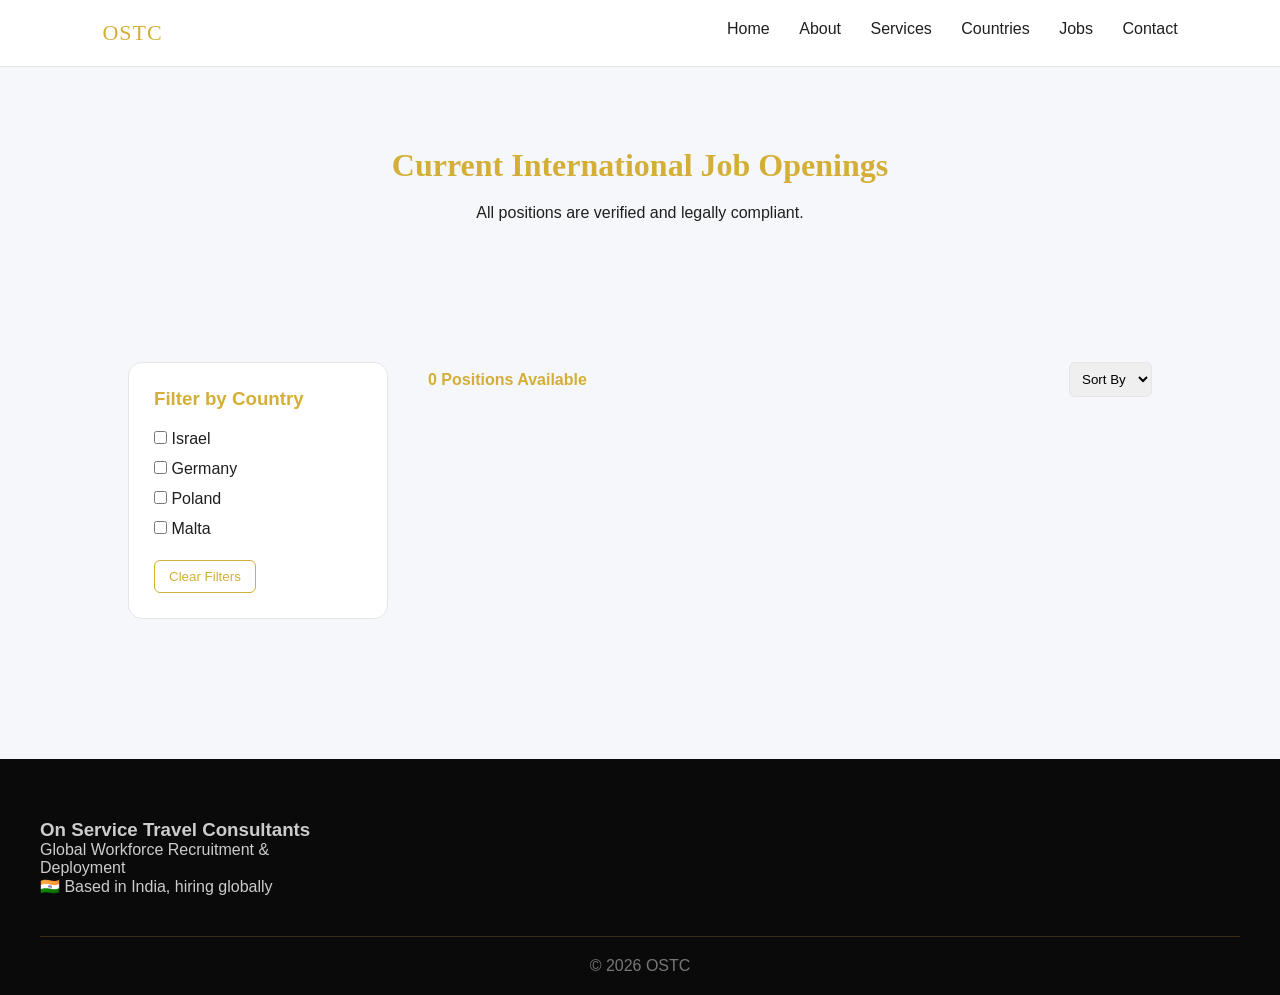
<file: jobs.html>
<!DOCTYPE html>
<html lang="en">
<head>
<meta charset="UTF-8">
<meta name="viewport" content="width=device-width, initial-scale=1.0">
<title>Jobs | OSTC International Recruitment</title>
<link rel="stylesheet" href="style.css">

<style>
.jobs-wrapper {
  display: grid;
  grid-template-columns: 260px 1fr;
  gap: 40px;
  padding: 60px 10%;
}

.job-filter {
  background: #ffffff;
  padding: 25px;
  border-radius: 14px;
  border: 1px solid #e5e5e5;
  height: fit-content;
}

.job-filter h3 {
  margin-bottom: 20px;
  color: #d4af37;
}

.job-filter label {
  display: block;
  margin-bottom: 12px;
  cursor: pointer;
}

.clear-btn {
  margin-top: 10px;
  padding: 8px 14px;
  border: 1px solid #d4af37;
  background: transparent;
  color: #d4af37;
  cursor: pointer;
  border-radius: 6px;
}

.clear-btn:hover {
  background: #d4af37;
  color: #000;
}

.job-top-bar {
  display: flex;
  justify-content: space-between;
  align-items: center;
  margin-bottom: 20px;
}

.job-count {
  font-weight: 600;
  color: #d4af37;
}

.sort-select {
  padding: 8px;
  border-radius: 6px;
  border: 1px solid #e5e5e5;
}

.badge-featured {
  background: #d4af37;
  color: #000;
  padding: 4px 10px;
  font-size: 12px;
  border-radius: 20px;
  display: inline-block;
  margin-bottom: 10px;
}

.badge-urgent {
  background: #e63946;
  color: #fff;
  padding: 4px 10px;
  font-size: 12px;
  border-radius: 20px;
  display: inline-block;
  margin-bottom: 10px;
  margin-left: 5px;
}

.fade-out {
  opacity: 0;
  transform: scale(0.95);
  transition: 0.3s ease;
  pointer-events: none;
}

.fade-in {
  opacity: 1;
  transform: scale(1);
  transition: 0.3s ease;
}

@media (max-width: 900px) {
  .jobs-wrapper {
    grid-template-columns: 1fr;
  }
}
</style>
</head>
<body>

<header>
  <div class="logo">OSTC</div>
  <nav>
    <a href="index.html">Home</a>
    <a href="about.html">About</a>
    <a href="services.html">Services</a>
    <a href="countries.html">Countries</a>
    <a href="jobs.html">Jobs</a>
    <a href="contact.html">Contact</a>
  </nav>
</header>

<section class="section">
  <h2>Current International Job Openings</h2>
  <p>All positions are verified and legally compliant.</p>
</section>

<section>
<div class="jobs-wrapper">

  <!-- FILTER -->
  <div class="job-filter">
    <h3>Filter by Country</h3>
    <label><input type="checkbox" class="country-filter" value="Israel"> Israel</label>
    <label><input type="checkbox" class="country-filter" value="Germany"> Germany</label>
    <label><input type="checkbox" class="country-filter" value="Poland"> Poland</label>
    <label><input type="checkbox" class="country-filter" value="Malta"> Malta</label>

    <button class="clear-btn" id="clearFilters">Clear Filters</button>
  </div>

  <!-- JOB AREA -->
  <div>

    <div class="job-top-bar">
      <div class="job-count" id="jobCount"></div>
      <select class="sort-select" id="sortSelect">
        <option value="default">Sort By</option>
        <option value="az">A – Z</option>
        <option value="newest">Newest</option>
      </select>
    </div>

    <div class="grid" id="jobGrid">

      <div class="card job-card fade-in" data-country="Israel" data-deadline="2026-04-01">
        <span class="badge-featured">FEATURED</span>
        <span class="badge-urgent">URGENT</span>
        <h3>🇮🇱 Israel – Steel Fixer</h3>
        <p><strong>Job ID:</strong> IL-SF-1024</p>
        <p class="slots">Only 12 positions left</p>
        <p class="countdown"></p>
        <button class="btn" onclick="applyJob('Israel','Steel Fixer')">Apply Now</button>
      </div>

      <div class="card job-card fade-in" data-country="Germany" data-deadline="2026-05-01">
        <h3>🇩🇪 Germany – Caregiver</h3>
        <p><strong>Job ID:</strong> DE-CG-9001</p>
        <p class="slots">Only 7 positions left</p>
        <p class="countdown"></p>
        <button class="btn" onclick="applyJob('Germany','Caregiver')">Apply Now</button>
      </div>

      <div class="card job-card fade-in" data-country="Poland" data-deadline="2026-06-01">
        <span class="badge-urgent">URGENT</span>
        <h3>🇵🇱 Poland – Warehouse Worker</h3>
        <p><strong>Job ID:</strong> PL-WH-1102</p>
        <p class="slots">Only 16 positions left</p>
        <p class="countdown"></p>
        <button class="btn" onclick="applyJob('Poland','Warehouse Worker')">Apply Now</button>
      </div>

      <div class="card job-card fade-in" data-country="Malta" data-deadline="2026-03-01">
        <h3>🇲🇹 Malta – Car Mechanic</h3>
        <p><strong>Job ID:</strong> MT-CM-1201</p>
        <p class="slots">Only 4 positions left</p>
        <p class="countdown"></p>
        <button class="btn" onclick="applyJob('Malta','Car Mechanic')">Apply Now</button>
      </div>

    </div>
  </div>

</div>
</section>

<footer class="main-footer">
  <div class="footer-container">
    <div class="footer-brand">
      <h3>On Service Travel Consultants</h3>
      <p>Global Workforce Recruitment & Deployment</p>
      <p>🇮🇳 Based in India, hiring globally</p>
    </div>
  </div>
  <div class="footer-bottom">© 2026 OSTC</div>
</footer>

<script>
function applyJob(country, job) {
  localStorage.setItem("selectedCountry", country);
  localStorage.setItem("selectedJob", job);
  window.location.href = "contact.html";
}

const filters = document.querySelectorAll('.country-filter');
const jobCards = document.querySelectorAll('.job-card');
const jobCount = document.getElementById('jobCount');
const clearBtn = document.getElementById('clearFilters');
const sortSelect = document.getElementById('sortSelect');
const jobGrid = document.getElementById('jobGrid');

function updateCount() {
  const visible = Array.from(jobCards).filter(card => card.style.display !== "none");
  jobCount.innerText = visible.length + " Positions Available";
}

function applyFilters() {
  const selected = Array.from(filters)
    .filter(f => f.checked)
    .map(f => f.value);

  jobCards.forEach(card => {
    const country = card.getAttribute('data-country');
    if (selected.length === 0 || selected.includes(country)) {
      card.style.display = "block";
      card.classList.remove('fade-out');
    } else {
      card.classList.add('fade-out');
      setTimeout(() => card.style.display = "none", 200);
    }
  });

  updateCount();
}

filters.forEach(f => f.addEventListener('change', applyFilters));
clearBtn.addEventListener('click', () => {
  filters.forEach(f => f.checked = false);
  applyFilters();
});

sortSelect.addEventListener('change', () => {
  const cardsArray = Array.from(jobCards);
  if (sortSelect.value === "az") {
    cardsArray.sort((a,b) => a.innerText.localeCompare(b.innerText));
  }
  if (sortSelect.value === "newest") {
    cardsArray.reverse();
  }
  cardsArray.forEach(card => jobGrid.appendChild(card));
});

function handleCountdowns() {
  const now = new Date().getTime();

  jobCards.forEach(card => {
    const deadline = new Date(card.dataset.deadline).getTime();
    const countdownEl = card.querySelector('.countdown');

    const distance = deadline - now;
    const days = Math.floor(distance / (1000 * 60 * 60 * 24));

    if (days <= 0) {
      card.style.display = "none";
    } else {
      countdownEl.innerText = "Application closes in " + days + " days";
    }
  });

  updateCount();
}

handleCountdowns();
updateCount();
</script>

</body>
</html>
</file>
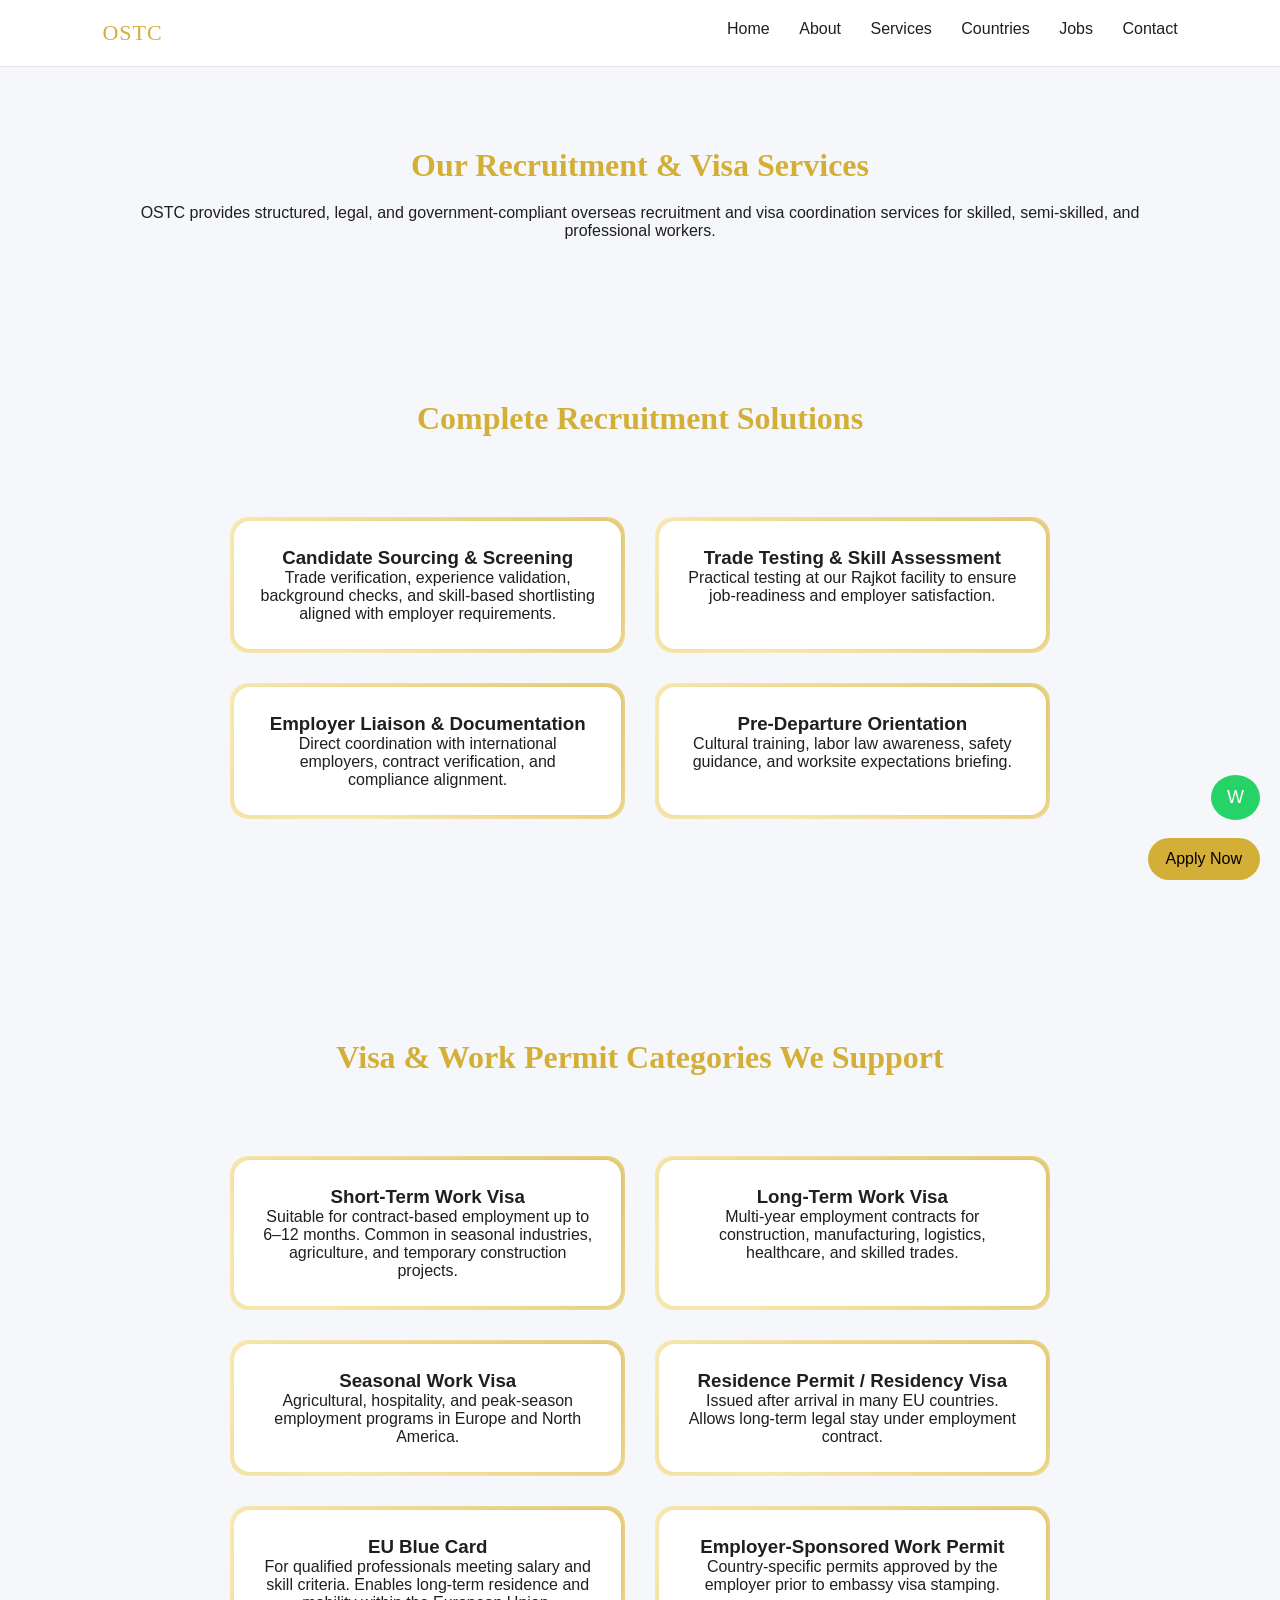
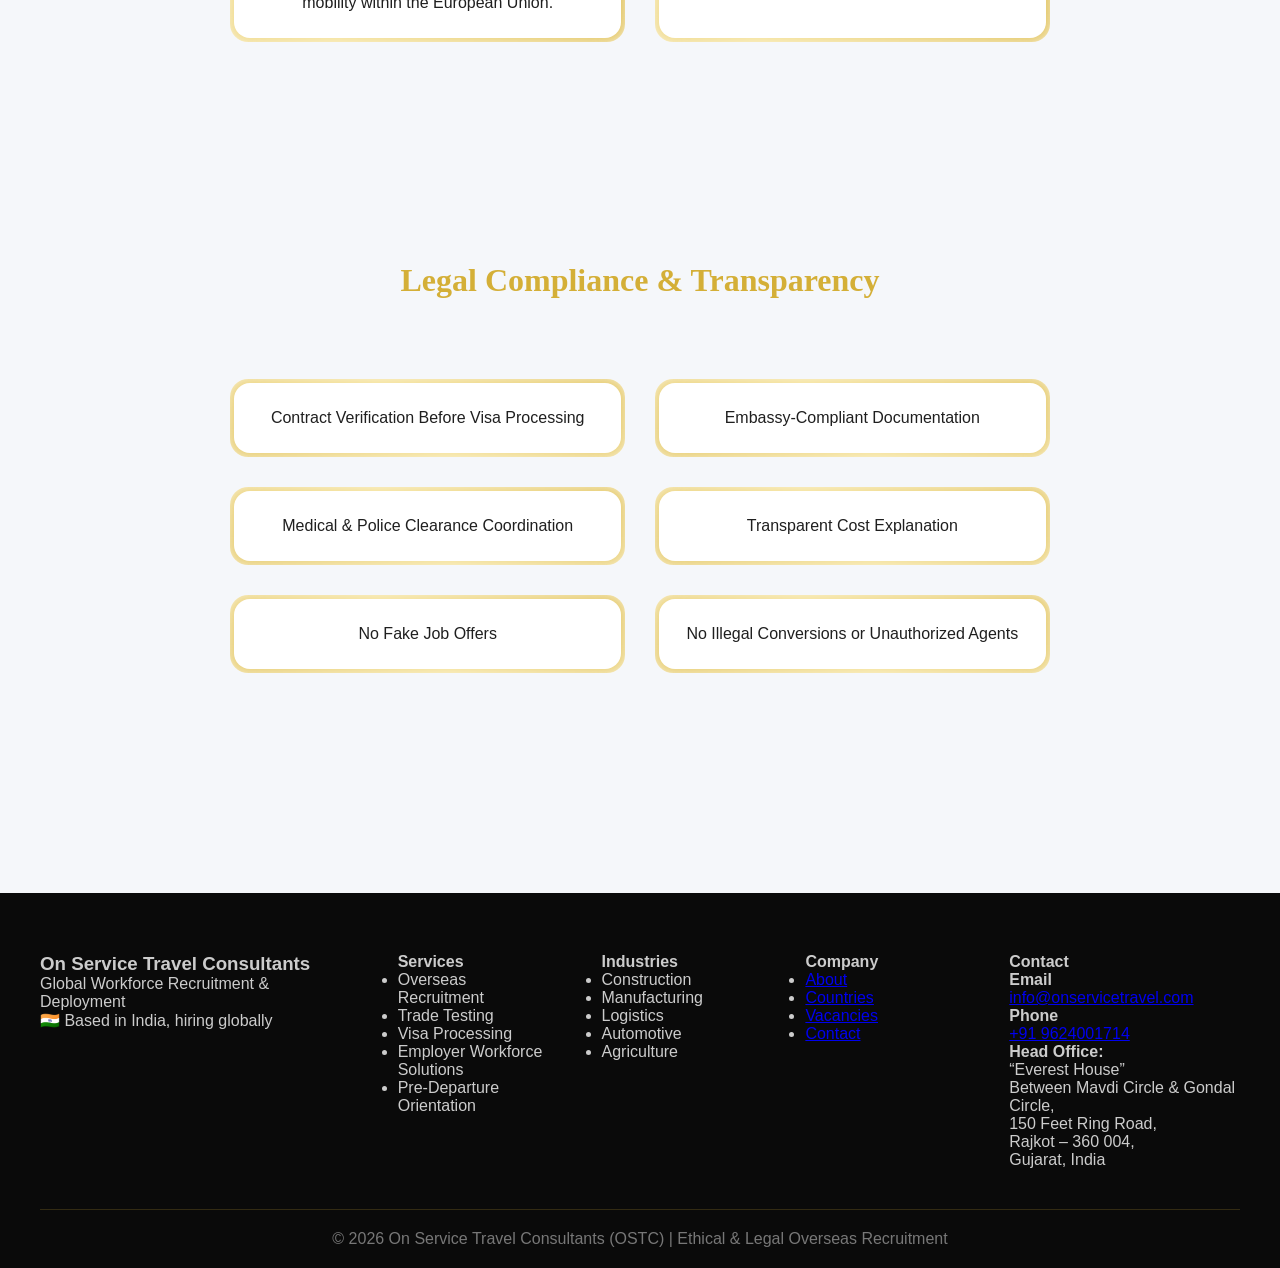
<file: services.html>
<!DOCTYPE html>
<html lang="en">
<head>
<meta charset="UTF-8">
<meta name="viewport" content="width=device-width, initial-scale=1.0">
<title>Services | OSTC Overseas Recruitment</title>
<link rel="stylesheet" href="style.css">
</head>
<body>

<header>
  <div class="logo">OSTC</div>
  <nav>
    <a href="index.html">Home</a>
    <a href="about.html">About</a>
    <a href="services.html">Services</a>
    <a href="countries.html">Countries</a>
    <a href="jobs.html">Jobs</a>
    <a href="contact.html">Contact</a>
  </nav>
</header>

<!-- HERO -->
<section class="section reveal">
  <h2>Our Recruitment & Visa Services</h2>
  <p>
    OSTC provides structured, legal, and government-compliant overseas recruitment
    and visa coordination services for skilled, semi-skilled, and professional workers.
  </p>
</section>

<!-- RECRUITMENT SERVICES -->
<section class="section reveal">
  <h2>Complete Recruitment Solutions</h2>

  <div class="grid">

    <div class="card">
      <h3>Candidate Sourcing & Screening</h3>
      <p>
        Trade verification, experience validation, background checks,
        and skill-based shortlisting aligned with employer requirements.
      </p>
    </div>

    <div class="card">
      <h3>Trade Testing & Skill Assessment</h3>
      <p>
        Practical testing at our Rajkot facility to ensure
        job-readiness and employer satisfaction.
      </p>
    </div>

    <div class="card">
      <h3>Employer Liaison & Documentation</h3>
      <p>
        Direct coordination with international employers,
        contract verification, and compliance alignment.
      </p>
    </div>

    <div class="card">
      <h3>Pre-Departure Orientation</h3>
      <p>
        Cultural training, labor law awareness, safety guidance,
        and worksite expectations briefing.
      </p>
    </div>

  </div>
</section>

<!-- VISA SERVICES -->
<section class="section reveal">
  <h2>Visa & Work Permit Categories We Support</h2>

  <div class="grid">

    <div class="card">
      <h3>Short-Term Work Visa</h3>
      <p>
        Suitable for contract-based employment up to 6–12 months.
        Common in seasonal industries, agriculture, and temporary construction projects.
      </p>
    </div>

    <div class="card">
      <h3>Long-Term Work Visa</h3>
      <p>
        Multi-year employment contracts for construction,
        manufacturing, logistics, healthcare, and skilled trades.
      </p>
    </div>

    <div class="card">
      <h3>Seasonal Work Visa</h3>
      <p>
        Agricultural, hospitality, and peak-season employment programs
        in Europe and North America.
      </p>
    </div>

    <div class="card">
      <h3>Residence Permit / Residency Visa</h3>
      <p>
        Issued after arrival in many EU countries.
        Allows long-term legal stay under employment contract.
      </p>
    </div>

    <div class="card">
      <h3>EU Blue Card</h3>
      <p>
        For qualified professionals meeting salary and skill criteria.
        Enables long-term residence and mobility within the European Union.
      </p>
    </div>

    <div class="card">
      <h3>Employer-Sponsored Work Permit</h3>
      <p>
        Country-specific permits approved by the employer
        prior to embassy visa stamping.
      </p>
    </div>

  </div>
</section>

<!-- LEGAL COMPLIANCE -->
<section class="section reveal">
  <h2>Legal Compliance & Transparency</h2>

  <div class="grid">

    <div class="card">
      <p>Contract Verification Before Visa Processing</p>
    </div>

    <div class="card">
      <p>Embassy-Compliant Documentation</p>
    </div>

    <div class="card">
      <p>Medical & Police Clearance Coordination</p>
    </div>

    <div class="card">
      <p>Transparent Cost Explanation</p>
    </div>

    <div class="card">
      <p>No Fake Job Offers</p>
    </div>

    <div class="card">
      <p>No Illegal Conversions or Unauthorized Agents</p>
    </div>

  </div>
</section>

<footer class="main-footer">

  <div class="footer-container">

    <!-- LEFT BRAND COLUMN -->
    <div class="footer-brand">
      <h3>On Service Travel Consultants</h3>
      <p>Global Workforce Recruitment & Deployment</p>
      <p>🇮🇳 Based in India, hiring globally</p>
    </div>

    <!-- SERVICES -->
    <div class="footer-col">
      <h4>Services</h4>
      <ul>
        <li>Overseas Recruitment</li>
        <li>Trade Testing</li>
        <li>Visa Processing</li>
        <li>Employer Workforce Solutions</li>
        <li>Pre-Departure Orientation</li>
      </ul>
    </div>

    <!-- INDUSTRIES -->
    <div class="footer-col">
      <h4>Industries</h4>
      <ul>
        <li>Construction</li>
        <li>Manufacturing</li>
        <li>Logistics</li>
        <li>Automotive</li>
        <li>Agriculture</li>
      </ul>
    </div>

    <!-- COMPANY -->
    <div class="footer-col">
      <h4>Company</h4>
      <ul>
        <li><a href="about.html">About</a></li>
        <li><a href="countries.html">Countries</a></li>
        <li><a href="jobs.html">Vacancies</a></li>
        <li><a href="contact.html">Contact</a></li>
      </ul>
    </div>

    <!-- CONTACT -->
    <div class="footer-col footer-contact">
      <h4>Contact</h4>

      <div class="contact-row">
        <div>
          <strong>Email</strong>
          <p><a href="mailto:info@onservicetravel.com">info@onservicetravel.com</a></p>
        </div>

        <div>
          <strong>Phone</strong>
          <p><a href="tel:+919624001714">+91 9624001714</a></p>
        </div>
      </div>

      <div class="footer-address">
        <strong>Head Office:</strong>
        <p>
          “Everest House”<br>
          Between Mavdi Circle & Gondal Circle,<br>
          150 Feet Ring Road,<br>
          Rajkot – 360 004,<br>
          Gujarat, India
        </p>
      </div>

    </div>

  </div>

  <div class="footer-bottom">
    © 2026 On Service Travel Consultants (OSTC) | Ethical & Legal Overseas Recruitment
  </div>

</footer>

<a href="contact.html" class="sticky-cta">Apply Now</a>
<a href="https://wa.me/0000000000" class="whatsapp">W</a>

<script src="script.js"></script>
</body>
</html>
</file>
<file: style.css>
/* ================================
   THEME VARIABLES
================================ */
:root {
  --bg-body: #f5f7fa;
  --bg-header: #ffffff;
  --text-main: #1f1f1f;
  --card-inner: #ffffff;
  --border-light: #e5e5e5;
  --footer-bg: #0a0a0a;
}

[data-theme="dark"] {
  --bg-body: #000000;       /* Pure black */
  --bg-header: #0a0a0a;     /* Deep black header */
  --text-main: #f5f5f5;     /* Clean white text */
  --card-inner: #111111;    /* Card background */
  --border-light: #2a2a2a;  /* Soft borders */
}

/* Apply Variables to your existing code */
body {
  background: var(--bg-body) !important;
  color: var(--text-main) !important;
  transition: 0.3s ease;
}

header {
  background: var(--bg-header) !important;
  border-bottom: 1px solid var(--border-light) !important;
}

nav a {
  color: var(--text-main) !important;
}

/* Maintaining your Gold Glow Card in Dark Mode */
.card::after {
  background: var(--card-inner) !important; /* This changes the card center to dark */
}

.accordion-header {
  background: var(--card-inner) !important;
  border: 1px solid var(--border-light) !important;
}

.accordion-content {
  background: var(--bg-body) !important;
}
/* ================================
   OSTC LIGHT + STRONG GOLD GLOW
================================ */

/* Google Fonts */
@import url('https://fonts.googleapis.com/css2?family=Playfair+Display:wght@600;700&family=Poppins:wght@300;400;500;600&display=swap');

* {
  margin: 0;
  padding: 0;
  box-sizing: border-box;
}

html {
  scroll-behavior: smooth;
}

body {
  font-family: 'Poppins', sans-serif;
  background: #f5f7fa;
  color: #1f1f1f;
  overflow-x: hidden;
}

/* ===== Header ===== */
header {
  position: sticky;
  top: 0;
  display: flex;
  justify-content: space-between;
  padding: 20px 8%;
  background: #ffffff;
  border-bottom: 1px solid #e5e5e5;
  z-index: 1000;
}

.logo {
  font-family: 'Playfair Display', serif;
  font-size: 22px;
  color: #d4af37;
  letter-spacing: 1px;
}

nav a {
  margin-left: 25px;
  text-decoration: none;
  color: #1f1f1f;
  position: relative;
  transition: 0.3s;
}

nav a::after {
  content: "";
  position: absolute;
  width: 0%;
  height: 2px;
  background: #d4af37;
  bottom: -6px;
  left: 0;
  transition: 0.3s;
}

nav a:hover {
  color: #d4af37;
}

nav a:hover::after {
  width: 100%;
}

/* ===== Hero ===== */
.hero {
  min-height: 90vh;
  display: flex;
  justify-content: center;
  align-items: center;
  text-align: center;
  padding: 0 10%;
}

.hero h1 {
  font-family: 'Playfair Display', serif;
  font-size: 48px;
  color: #d4af37;
  margin-bottom: 20px;
}

.hero p {
  font-size: 18px;
  opacity: 0.85;
  margin-bottom: 30px;
}

/* ===== Buttons ===== */
.btn {
  padding: 12px 28px;
  border: 1px solid #d4af37;
  color: #d4af37;
  background: transparent;
  cursor: pointer;
  transition: 0.3s ease;
  text-decoration: none;
  border-radius: 6px;
}

.btn:hover {
  background: #d4af37;
  color: #000;
}

/* Sticky CTA */
.sticky-cta {
  position: fixed;
  bottom: 20px;
  right: 20px;
  background: #d4af37;
  color: #000;
  padding: 12px 18px;
  border-radius: 30px;
  font-weight: 500;
  text-decoration: none;
  z-index: 999;
}

/* WhatsApp */
.whatsapp {
  position: fixed;
  bottom: 80px;
  right: 20px;
  background: #25D366;
  color: #fff;
  padding: 12px 16px;
  border-radius: 50%;
  font-size: 18px;
  text-decoration: none;
  z-index: 999;
}

/* ===== Sections ===== */
.section {
  padding: 80px 10%;
  text-align: center;
}

.section h2 {
  font-family: 'Playfair Display', serif;
  color: #d4af37;
  margin-bottom: 20px;
  font-size: 32px;
}

/* ===== GRID ===== */
.grid {
  display: grid;
  grid-template-columns: repeat(auto-fit, minmax(280px, 1fr));
  gap: 30px;
  padding: 60px 10%;
}

/* ===================================
   STRONG INFINITE GOLD GLOW CARD
=================================== */

.card {
  position: relative;
  padding: 30px;
  border-radius: 18px;
  background: #ffffff;
  overflow: hidden;
  z-index: 1;
  transition: 0.3s ease;
}

/* Animated glowing border */
.card::before {
  content: "";
  position: absolute;
  inset: -4px;
  border-radius: 22px;
  background: linear-gradient(
    45deg,
    #d4af37,
    #f5e29a,
    #d4af37,
    #b8860b,
    #d4af37
  );
  background-size: 400% 400%;
  animation: goldGlow 6s linear infinite;
  z-index: -2;
  filter: blur(8px);
}

/* White inner layer */
.card::after {
  content: "";
  position: absolute;
  inset: 4px;
  border-radius: 16px;
  background: #ffffff;
  z-index: -1;
}

.card:hover {
  transform: translateY(-8px);
}

@keyframes goldGlow {
  0% { background-position: 0% 50%; }
  100% { background-position: 400% 50%; }
}

/* ===== Timeline ===== */
.timeline {
  max-width: 900px;
  margin: auto;
}

.step {
  margin-bottom: 40px;
}

.step h3 {
  color: #d4af37;
  margin-bottom: 10px;
}

.progress-bar {
  height: 6px;
  background: rgba(212,175,55,0.2);
  border-radius: 5px;
  overflow: hidden;
  margin-top: 10px;
}

.progress-fill {
  height: 100%;
  width: 0%;
  background: #d4af37;
  transition: width 1.2s ease;
}

/* ===== Accordion ===== */
.accordion-item {
  margin-bottom: 20px;
}

.accordion-header {
  padding: 18px;
  cursor: pointer;
  background: #ffffff;
  border: 1px solid #e5e5e5;
  color: #d4af37;
  border-radius: 8px;
}

.accordion-content {
  max-height: 0;
  overflow: hidden;
  transition: max-height 0.5s ease;
  padding: 0 20px;
  background: #f5f7fa;
  border-radius: 0 0 8px 8px;
}

/* ===== Counter ===== */
.counter {
  font-size: 40px;
  color: #d4af37;
  font-weight: bold;
}

/* ===== Footer ===== */
.main-footer {
  background: #0a0a0a;
  color: #ccc;
  padding: 60px 40px 20px;
  margin-top: 80px;
}

.footer-container {
  display: grid;
  grid-template-columns: 2fr 1fr 1fr 1fr 1.5fr;
  gap: 50px;
  max-width: 1400px;
  margin: auto;
  text-align: left;
}

.footer-bottom {
  text-align: center;
  margin-top: 40px;
  padding-top: 20px;
  border-top: 1px solid rgba(212,175,55,0.2);
  color: #777;
}

/* ===== Responsive ===== */
@media (max-width: 768px) {
  .hero h1 {
    font-size: 32px;
  }

  .footer-container {
    grid-template-columns: 1fr;
  }
}

/* ===== OSTC Employer Reviews (scoped) ===== */
.ostc-reviews { color: #000 !important; } /* force readable text inside this block */

.ostc-reviews .review-box { position: relative; overflow: hidden; }

/* all reviews occupy same area; start hidden (but accessible) */
.ostc-reviews .review {
  position: absolute;
  inset: 0;
  padding: 6px 12px;
  opacity: 0;
  transform: translateY(8px);
  pointer-events: none;
  transition: opacity .8s ease, transform .8s ease;
  color: #000 !important;
  background: transparent;
}

/* active review is visible */
.ostc-reviews .review.active {
  opacity: 1;
  transform: translateY(0);
  pointer-events: auto;
}

/* heading / sub elements */
.ostc-reviews h3 { color:#000 !important; margin: 6px 0 4px; font-size:1.05rem; }
.ostc-reviews .industry { color:#333 !important; margin:2px 0; font-weight:600; }
.ostc-reviews .rating { margin:4px 0; color:#333; }
.ostc-reviews .text { color:#111 !important; margin-top:8px; line-height:1.45; }

/* responsive: ensure space on small screens */
@media (max-width:700px) {
  .ostc-reviews .review-box { min-height:200px; }
  .ostc-reviews h3 { font-size:1rem; }
  .ostc-reviews .text { font-size:0.98rem; }
}
</file>
